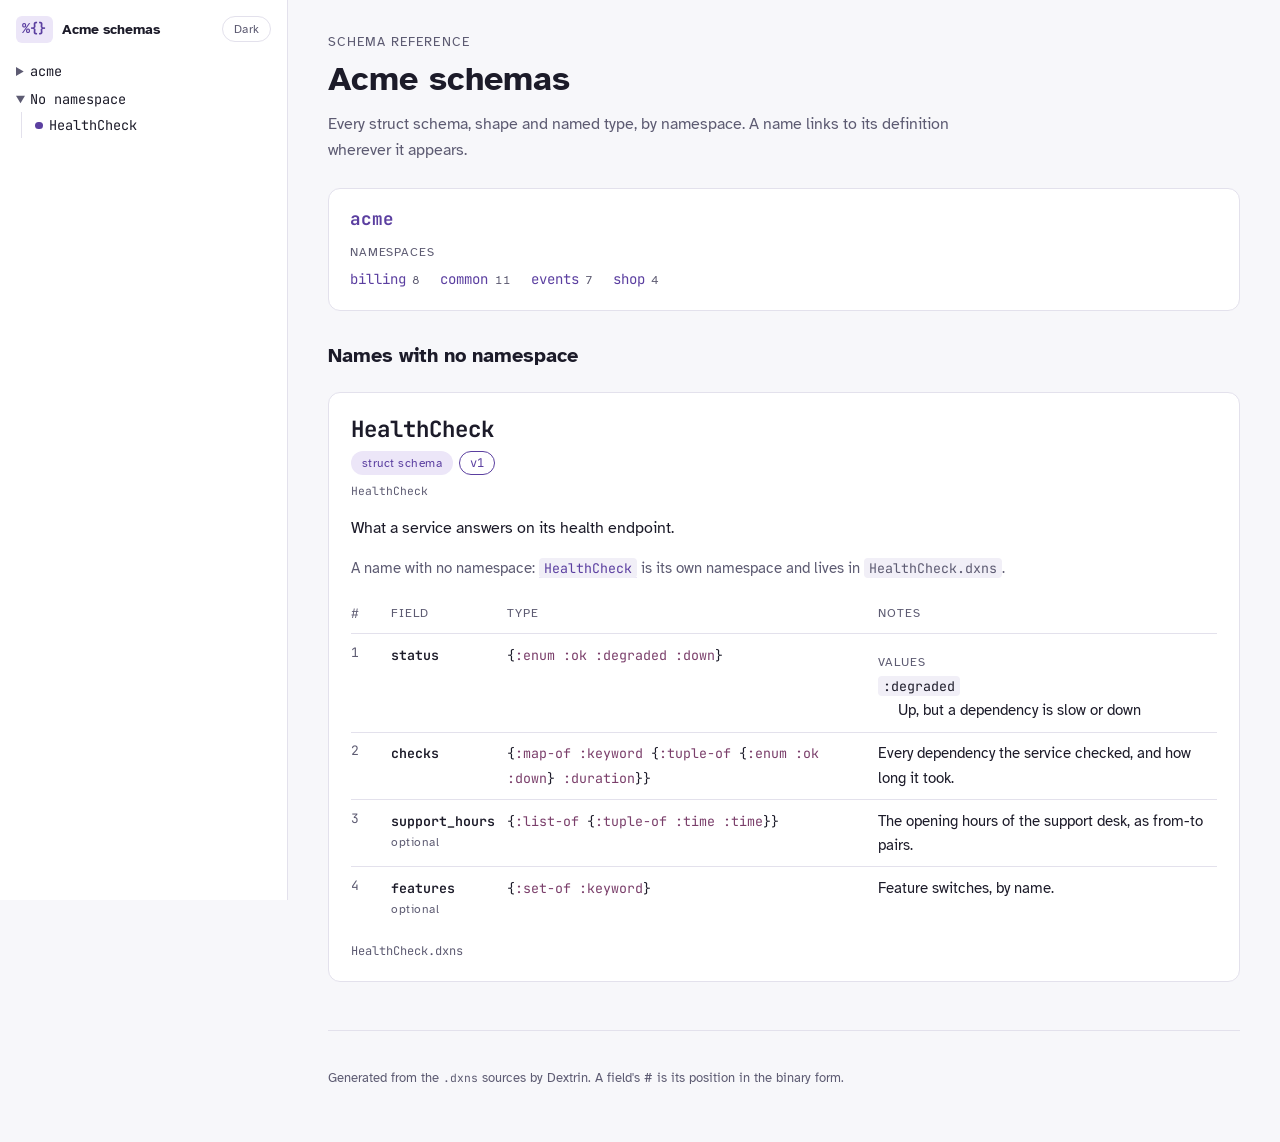
<file: example/doc/index.html>
<!doctype html>
<html lang="en">
<head>
<meta charset="utf-8">
<meta name="viewport" content="width=device-width, initial-scale=1, viewport-fit=cover">
<title>Acme schemas</title>
<link rel="preconnect" href="https://fonts.googleapis.com">
<link rel="preconnect" href="https://fonts.gstatic.com" crossorigin>
<link rel="stylesheet" href="https://fonts.googleapis.com/css2?family=Atkinson+Hyperlegible:ital,wght@0,400;0,700;1,400&family=JetBrains+Mono:wght@400;600&display=swap">
<link rel="stylesheet" href="style.css">
<script>try { var t = localStorage.getItem("dextrin-docs-theme"); if (t === "light" || t === "dark") document.documentElement.setAttribute("data-theme", t); } catch (e) {}</script>
</head>
<body>
<div class="layout">
  <nav class="sidebar" aria-label="All namespaces and definitions">
    <div class="sidebar-head">
      <a class="brand" href="index.html"><span class="brand-mark" aria-hidden="true">%{}</span>Acme schemas</a>
      <button class="theme-toggle" type="button" id="theme-toggle" aria-label="Switch between light and dark">Dark</button>
    </div>
    <details class="sidebar-toggle" open>
      <summary>Browse</summary>
      <ul class="tree"><li><details><summary><a href="acme/index.html">acme</a></summary><ul><li><details><summary><a href="acme/billing/index.html">billing</a></summary><ul><li class="def-leaf"><a href="acme/billing/index.html#Card"><span class="dot dot-shape" aria-hidden="true"></span>Card</a></li><li class="def-leaf"><a href="acme/billing/index.html#Invoice"><span class="dot dot-schema" aria-hidden="true"></span>Invoice</a></li><li class="def-leaf"><a href="acme/billing/index.html#InvoiceLine"><span class="dot dot-shape" aria-hidden="true"></span>InvoiceLine</a></li><li class="def-leaf"><a href="acme/billing/index.html#InvoiceNumber"><span class="dot dot-type" aria-hidden="true"></span>InvoiceNumber</a></li><li class="def-leaf"><a href="acme/billing/index.html#InvoicePage"><span class="dot dot-type" aria-hidden="true"></span>InvoicePage</a></li><li class="def-leaf"><a href="acme/billing/index.html#Page"><span class="dot dot-type" aria-hidden="true"></span>Page</a></li><li class="def-leaf"><a href="acme/billing/index.html#Payment"><span class="dot dot-type" aria-hidden="true"></span>Payment</a></li><li class="def-leaf"><a href="acme/billing/index.html#Transfer"><span class="dot dot-shape" aria-hidden="true"></span>Transfer</a></li></ul></details></li><li><details><summary><a href="acme/common/index.html">common</a></summary><ul><li class="def-leaf"><a href="acme/common/index.html#Address"><span class="dot dot-schema" aria-hidden="true"></span>Address</a></li><li class="def-leaf"><a href="acme/common/index.html#CountryCode"><span class="dot dot-type" aria-hidden="true"></span>CountryCode</a></li><li class="def-leaf"><a href="acme/common/index.html#CurrencyCode"><span class="dot dot-type" aria-hidden="true"></span>CurrencyCode</a></li><li class="def-leaf"><a href="acme/common/index.html#Email"><span class="dot dot-type" aria-hidden="true"></span>Email</a></li><li class="def-leaf"><a href="acme/common/index.html#Metadata"><span class="dot dot-type" aria-hidden="true"></span>Metadata</a></li><li class="def-leaf"><a href="acme/common/index.html#Money"><span class="dot dot-schema" aria-hidden="true"></span>Money</a></li><li class="def-leaf"><a href="acme/common/index.html#NonEmptyString"><span class="dot dot-type" aria-hidden="true"></span>NonEmptyString</a></li><li class="def-leaf"><a href="acme/common/index.html#Percentage"><span class="dot dot-type" aria-hidden="true"></span>Percentage</a></li><li class="def-leaf"><a href="acme/common/index.html#Person"><span class="dot dot-shape" aria-hidden="true"></span>Person</a></li><li class="def-leaf"><a href="acme/common/index.html#PhoneNumber"><span class="dot dot-type" aria-hidden="true"></span>PhoneNumber</a></li><li class="def-leaf"><a href="acme/common/index.html#Tags"><span class="dot dot-type" aria-hidden="true"></span>Tags</a></li></ul></details></li><li><details><summary><a href="acme/events/index.html">events</a></summary><ul><li class="def-leaf"><a href="acme/events/index.html#CancelReason"><span class="dot dot-type" aria-hidden="true"></span>CancelReason</a></li><li class="def-leaf"><a href="acme/events/index.html#CustomerRegistered"><span class="dot dot-shape" aria-hidden="true"></span>CustomerRegistered</a></li><li class="def-leaf"><a href="acme/events/index.html#Envelope"><span class="dot dot-schema" aria-hidden="true"></span>Envelope</a></li><li class="def-leaf"><a href="acme/events/index.html#EventTag"><span class="dot dot-type" aria-hidden="true"></span>EventTag</a></li><li class="def-leaf"><a href="acme/events/index.html#EventType"><span class="dot dot-type" aria-hidden="true"></span>EventType</a></li><li class="def-leaf"><a href="acme/events/index.html#OrderCancelled"><span class="dot dot-shape" aria-hidden="true"></span>OrderCancelled</a></li><li class="def-leaf"><a href="acme/events/index.html#OrderPlaced"><span class="dot dot-shape" aria-hidden="true"></span>OrderPlaced</a></li></ul></details></li><li><details><summary><a href="acme/shop/index.html">shop</a></summary><ul><li class="def-leaf"><a href="acme/shop/index.html#Customer"><span class="dot dot-schema" aria-hidden="true"></span>Customer</a></li><li class="def-leaf"><a href="acme/shop/index.html#Order"><span class="dot dot-schema" aria-hidden="true"></span>Order</a><ul><li class="def-leaf"><a href="acme/shop/index.html#Order.OrderLine"><span class="dot dot-schema" aria-hidden="true"></span>OrderLine</a></li><li class="def-leaf"><a href="acme/shop/index.html#Order.Quantity"><span class="dot dot-type" aria-hidden="true"></span>Quantity</a></li><li class="def-leaf"><a href="acme/shop/index.html#Order.Status"><span class="dot dot-type" aria-hidden="true"></span>Status</a></li></ul></li><li class="def-leaf"><a href="acme/shop/index.html#Product"><span class="dot dot-schema" aria-hidden="true"></span>Product</a><ul><li class="def-leaf"><a href="acme/shop/index.html#Product.Variant"><span class="dot dot-schema" aria-hidden="true"></span>Variant</a></li></ul></li><li class="def-leaf"><a href="acme/shop/index.html#Tier"><span class="dot dot-type" aria-hidden="true"></span>Tier</a></li></ul></details></li></ul></details></li><li><details open><summary><a href="index.html">No namespace</a></summary><ul><li class="def-leaf"><a href="index.html#HealthCheck"><span class="dot dot-schema" aria-hidden="true"></span>HealthCheck</a></li></ul></details></li></ul>
    </details>
  </nav>
  <main class="main">
    <div class="page">
  <header class="intro">
    
    <p class="eyebrow">Schema reference</p>
    <h1>Acme schemas</h1>
    <p class="lede">Every struct schema, shape and named type, by namespace. A name links to its definition wherever it appears.</p>
    
  </header>
  <div class="sections"><section class="ns-section">
  <h2><a href="acme/index.html"><code>acme</code></a></h2>
  
  <div class="group"><p class="label">Namespaces</p><ul class="links"><li><a class="ns-link" href="acme/billing/index.html"><code>billing</code></a><span class="count">8</span></li><li><a class="ns-link" href="acme/common/index.html"><code>common</code></a><span class="count">11</span></li><li><a class="ns-link" href="acme/events/index.html"><code>events</code></a><span class="count">7</span></li><li><a class="ns-link" href="acme/shop/index.html"><code>shop</code></a><span class="count">4</span></li></ul></div>
  
</section>
</div>
  <h2 class="own-heading">Names with no namespace</h2>
  <article class="def kind-schema" id="HealthCheck">
  <header class="def-head">
    <h2><a class="self" href="#HealthCheck"><code>HealthCheck</code></a></h2>
    <div class="chips"><span class="chip chip-schema">struct schema</span><span class="chip chip-version" id="HealthCheck-v1">v1</span></div>
    <p class="full-name"><code>HealthCheck</code></p>
  </header>
  <div class="prose"><p>What a service answers on its health endpoint.</p></div>
  <div class="prose version-note"><p>A name with no namespace: <a class="ref" href="index.html#HealthCheck"><code>HealthCheck</code></a> is its own namespace and lives in <code>HealthCheck.dxns</code>.</p></div>
<div class="table-wrap">
  <table class="fields">
    <thead><tr><th scope="col" class="pos" title="Position in the binary form">#</th><th scope="col">Field</th><th scope="col">Type</th><th scope="col">Notes</th></tr></thead>
    <tbody><tr>
  <td class="pos">1</td>
  <th scope="row" class="field"><code>status</code></th>
  <td class="type"><code>{<span class="kw">:enum</span> <span class="kw">:ok</span> <span class="kw">:degraded</span> <span class="kw">:down</span>}</code></td>
  <td class="notes"><dl class="values"><p class="label">Values</p><dt><code>:degraded</code></dt><dd><p>Up, but a dependency is slow or down</p></dd></dl></td>
</tr>
<tr>
  <td class="pos">2</td>
  <th scope="row" class="field"><code>checks</code></th>
  <td class="type"><code>{<span class="kw">:map-of</span> <span class="kw">:keyword</span> {<span class="kw">:tuple-of</span> {<span class="kw">:enum</span> <span class="kw">:ok</span> <span class="kw">:down</span>} <span class="kw">:duration</span>}}</code></td>
  <td class="notes"><p>Every dependency the service checked, and how long it took.</p></td>
</tr>
<tr>
  <td class="pos">3</td>
  <th scope="row" class="field"><code>support_hours</code><span class="opt">optional</span></th>
  <td class="type"><code>{<span class="kw">:list-of</span> {<span class="kw">:tuple-of</span> <span class="kw">:time</span> <span class="kw">:time</span>}}</code></td>
  <td class="notes"><p>The opening hours of the support desk, as from-to pairs.</p></td>
</tr>
<tr>
  <td class="pos">4</td>
  <th scope="row" class="field"><code>features</code><span class="opt">optional</span></th>
  <td class="type"><code>{<span class="kw">:set-of</span> <span class="kw">:keyword</span>}</code></td>
  <td class="notes"><p>Feature switches, by name.</p></td>
</tr>
</tbody>
  </table>
</div>
<p class="file">HealthCheck.dxns</p>

  
  
</article>

</div>

    <footer class="site-foot"><p>Generated from the <code>.dxns</code> sources by Dextrin. A field's # is its position in the binary form.</p></footer>
  </main>
</div>
<script>(function () {
  var root = document.documentElement, button = document.getElementById("theme-toggle");
  function current() {
    var t = root.getAttribute("data-theme");
    if (t) return t;
    return window.matchMedia && matchMedia("(prefers-color-scheme: dark)").matches ? "dark" : "light";
  }
  function label() {
    var next = current() === "dark" ? "light" : "dark";
    button.textContent = next === "dark" ? "Dark" : "Light";
    button.setAttribute("aria-label", "Switch to " + next);
  }
  button.addEventListener("click", function () {
    var next = current() === "dark" ? "light" : "dark";
    root.setAttribute("data-theme", next);
    try { localStorage.setItem("dextrin-docs-theme", next); } catch (e) {}
    label();
  });
  label();
})();
</script>
</body>
</html>
</file>
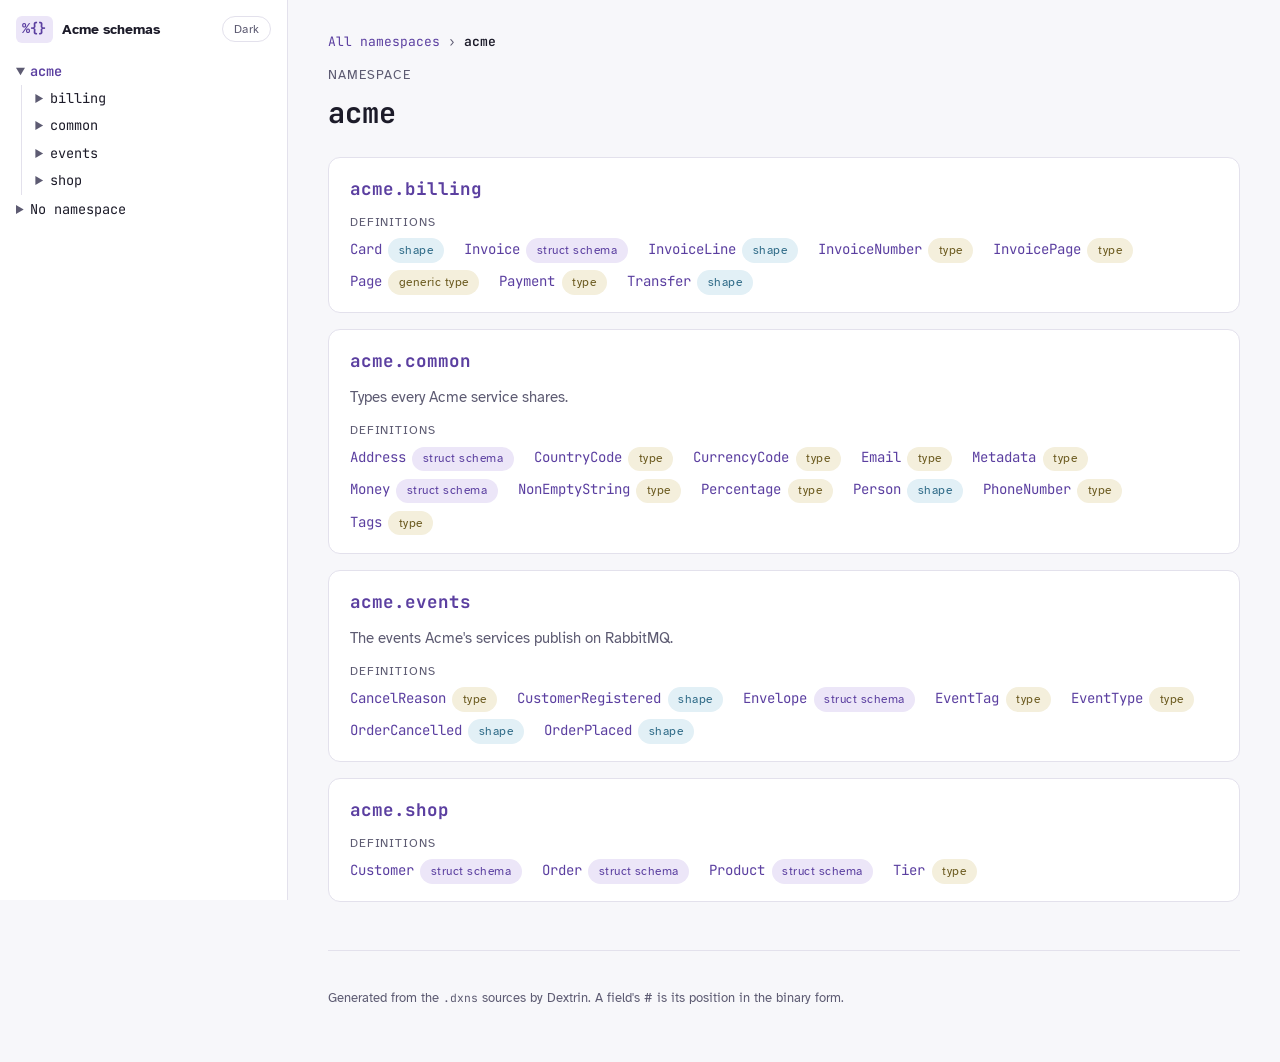
<file: example/doc/acme/index.html>
<!doctype html>
<html lang="en">
<head>
<meta charset="utf-8">
<meta name="viewport" content="width=device-width, initial-scale=1, viewport-fit=cover">
<title>acme · Acme schemas</title>
<link rel="preconnect" href="https://fonts.googleapis.com">
<link rel="preconnect" href="https://fonts.gstatic.com" crossorigin>
<link rel="stylesheet" href="https://fonts.googleapis.com/css2?family=Atkinson+Hyperlegible:ital,wght@0,400;0,700;1,400&family=JetBrains+Mono:wght@400;600&display=swap">
<link rel="stylesheet" href="../style.css">
<script>try { var t = localStorage.getItem("dextrin-docs-theme"); if (t === "light" || t === "dark") document.documentElement.setAttribute("data-theme", t); } catch (e) {}</script>
</head>
<body>
<div class="layout">
  <nav class="sidebar" aria-label="All namespaces and definitions">
    <div class="sidebar-head">
      <a class="brand" href="../index.html"><span class="brand-mark" aria-hidden="true">%{}</span>Acme schemas</a>
      <button class="theme-toggle" type="button" id="theme-toggle" aria-label="Switch between light and dark">Dark</button>
    </div>
    <details class="sidebar-toggle" open>
      <summary>Browse</summary>
      <ul class="tree"><li><details open><summary><a href="../acme/index.html" aria-current="page">acme</a></summary><ul><li><details><summary><a href="../acme/billing/index.html">billing</a></summary><ul><li class="def-leaf"><a href="../acme/billing/index.html#Card"><span class="dot dot-shape" aria-hidden="true"></span>Card</a></li><li class="def-leaf"><a href="../acme/billing/index.html#Invoice"><span class="dot dot-schema" aria-hidden="true"></span>Invoice</a></li><li class="def-leaf"><a href="../acme/billing/index.html#InvoiceLine"><span class="dot dot-shape" aria-hidden="true"></span>InvoiceLine</a></li><li class="def-leaf"><a href="../acme/billing/index.html#InvoiceNumber"><span class="dot dot-type" aria-hidden="true"></span>InvoiceNumber</a></li><li class="def-leaf"><a href="../acme/billing/index.html#InvoicePage"><span class="dot dot-type" aria-hidden="true"></span>InvoicePage</a></li><li class="def-leaf"><a href="../acme/billing/index.html#Page"><span class="dot dot-type" aria-hidden="true"></span>Page</a></li><li class="def-leaf"><a href="../acme/billing/index.html#Payment"><span class="dot dot-type" aria-hidden="true"></span>Payment</a></li><li class="def-leaf"><a href="../acme/billing/index.html#Transfer"><span class="dot dot-shape" aria-hidden="true"></span>Transfer</a></li></ul></details></li><li><details><summary><a href="../acme/common/index.html">common</a></summary><ul><li class="def-leaf"><a href="../acme/common/index.html#Address"><span class="dot dot-schema" aria-hidden="true"></span>Address</a></li><li class="def-leaf"><a href="../acme/common/index.html#CountryCode"><span class="dot dot-type" aria-hidden="true"></span>CountryCode</a></li><li class="def-leaf"><a href="../acme/common/index.html#CurrencyCode"><span class="dot dot-type" aria-hidden="true"></span>CurrencyCode</a></li><li class="def-leaf"><a href="../acme/common/index.html#Email"><span class="dot dot-type" aria-hidden="true"></span>Email</a></li><li class="def-leaf"><a href="../acme/common/index.html#Metadata"><span class="dot dot-type" aria-hidden="true"></span>Metadata</a></li><li class="def-leaf"><a href="../acme/common/index.html#Money"><span class="dot dot-schema" aria-hidden="true"></span>Money</a></li><li class="def-leaf"><a href="../acme/common/index.html#NonEmptyString"><span class="dot dot-type" aria-hidden="true"></span>NonEmptyString</a></li><li class="def-leaf"><a href="../acme/common/index.html#Percentage"><span class="dot dot-type" aria-hidden="true"></span>Percentage</a></li><li class="def-leaf"><a href="../acme/common/index.html#Person"><span class="dot dot-shape" aria-hidden="true"></span>Person</a></li><li class="def-leaf"><a href="../acme/common/index.html#PhoneNumber"><span class="dot dot-type" aria-hidden="true"></span>PhoneNumber</a></li><li class="def-leaf"><a href="../acme/common/index.html#Tags"><span class="dot dot-type" aria-hidden="true"></span>Tags</a></li></ul></details></li><li><details><summary><a href="../acme/events/index.html">events</a></summary><ul><li class="def-leaf"><a href="../acme/events/index.html#CancelReason"><span class="dot dot-type" aria-hidden="true"></span>CancelReason</a></li><li class="def-leaf"><a href="../acme/events/index.html#CustomerRegistered"><span class="dot dot-shape" aria-hidden="true"></span>CustomerRegistered</a></li><li class="def-leaf"><a href="../acme/events/index.html#Envelope"><span class="dot dot-schema" aria-hidden="true"></span>Envelope</a></li><li class="def-leaf"><a href="../acme/events/index.html#EventTag"><span class="dot dot-type" aria-hidden="true"></span>EventTag</a></li><li class="def-leaf"><a href="../acme/events/index.html#EventType"><span class="dot dot-type" aria-hidden="true"></span>EventType</a></li><li class="def-leaf"><a href="../acme/events/index.html#OrderCancelled"><span class="dot dot-shape" aria-hidden="true"></span>OrderCancelled</a></li><li class="def-leaf"><a href="../acme/events/index.html#OrderPlaced"><span class="dot dot-shape" aria-hidden="true"></span>OrderPlaced</a></li></ul></details></li><li><details><summary><a href="../acme/shop/index.html">shop</a></summary><ul><li class="def-leaf"><a href="../acme/shop/index.html#Customer"><span class="dot dot-schema" aria-hidden="true"></span>Customer</a></li><li class="def-leaf"><a href="../acme/shop/index.html#Order"><span class="dot dot-schema" aria-hidden="true"></span>Order</a><ul><li class="def-leaf"><a href="../acme/shop/index.html#Order.OrderLine"><span class="dot dot-schema" aria-hidden="true"></span>OrderLine</a></li><li class="def-leaf"><a href="../acme/shop/index.html#Order.Quantity"><span class="dot dot-type" aria-hidden="true"></span>Quantity</a></li><li class="def-leaf"><a href="../acme/shop/index.html#Order.Status"><span class="dot dot-type" aria-hidden="true"></span>Status</a></li></ul></li><li class="def-leaf"><a href="../acme/shop/index.html#Product"><span class="dot dot-schema" aria-hidden="true"></span>Product</a><ul><li class="def-leaf"><a href="../acme/shop/index.html#Product.Variant"><span class="dot dot-schema" aria-hidden="true"></span>Variant</a></li></ul></li><li class="def-leaf"><a href="../acme/shop/index.html#Tier"><span class="dot dot-type" aria-hidden="true"></span>Tier</a></li></ul></details></li></ul></details></li><li><details><summary><a href="../index.html">No namespace</a></summary><ul><li class="def-leaf"><a href="../index.html#HealthCheck"><span class="dot dot-schema" aria-hidden="true"></span>HealthCheck</a></li></ul></details></li></ul>
    </details>
  </nav>
  <main class="main">
    <div class="page">
  <header class="intro">
    <p class="crumbs"><a href="../index.html">All namespaces</a> › <b>acme</b></p>
    <p class="eyebrow">Namespace</p>
    <h1><code>acme</code></h1>
    
    
  </header>
  <div class="sections"><section class="ns-section">
  <h2><a href="../acme/billing/index.html"><code>acme.billing</code></a></h2>
  
  
  <div class="group"><p class="label">Definitions</p><ul class="links"><li><a href="../acme/billing/index.html#Card"><code>Card</code></a><span class="chip chip-shape">shape</span></li><li><a href="../acme/billing/index.html#Invoice"><code>Invoice</code></a><span class="chip chip-schema">struct schema</span></li><li><a href="../acme/billing/index.html#InvoiceLine"><code>InvoiceLine</code></a><span class="chip chip-shape">shape</span></li><li><a href="../acme/billing/index.html#InvoiceNumber"><code>InvoiceNumber</code></a><span class="chip chip-type">type</span></li><li><a href="../acme/billing/index.html#InvoicePage"><code>InvoicePage</code></a><span class="chip chip-type">type</span></li><li><a href="../acme/billing/index.html#Page"><code>Page</code></a><span class="chip chip-type">generic type</span></li><li><a href="../acme/billing/index.html#Payment"><code>Payment</code></a><span class="chip chip-type">type</span></li><li><a href="../acme/billing/index.html#Transfer"><code>Transfer</code></a><span class="chip chip-shape">shape</span></li></ul></div>
</section>
<section class="ns-section">
  <h2><a href="../acme/common/index.html"><code>acme.common</code></a></h2>
  <div class="prose summary"><p>Types every Acme service shares.</p></div>
  
  <div class="group"><p class="label">Definitions</p><ul class="links"><li><a href="../acme/common/index.html#Address"><code>Address</code></a><span class="chip chip-schema">struct schema</span></li><li><a href="../acme/common/index.html#CountryCode"><code>CountryCode</code></a><span class="chip chip-type">type</span></li><li><a href="../acme/common/index.html#CurrencyCode"><code>CurrencyCode</code></a><span class="chip chip-type">type</span></li><li><a href="../acme/common/index.html#Email"><code>Email</code></a><span class="chip chip-type">type</span></li><li><a href="../acme/common/index.html#Metadata"><code>Metadata</code></a><span class="chip chip-type">type</span></li><li><a href="../acme/common/index.html#Money"><code>Money</code></a><span class="chip chip-schema">struct schema</span></li><li><a href="../acme/common/index.html#NonEmptyString"><code>NonEmptyString</code></a><span class="chip chip-type">type</span></li><li><a href="../acme/common/index.html#Percentage"><code>Percentage</code></a><span class="chip chip-type">type</span></li><li><a href="../acme/common/index.html#Person"><code>Person</code></a><span class="chip chip-shape">shape</span></li><li><a href="../acme/common/index.html#PhoneNumber"><code>PhoneNumber</code></a><span class="chip chip-type">type</span></li><li><a href="../acme/common/index.html#Tags"><code>Tags</code></a><span class="chip chip-type">type</span></li></ul></div>
</section>
<section class="ns-section">
  <h2><a href="../acme/events/index.html"><code>acme.events</code></a></h2>
  <div class="prose summary"><p>The events Acme's services publish on RabbitMQ.</p></div>
  
  <div class="group"><p class="label">Definitions</p><ul class="links"><li><a href="../acme/events/index.html#CancelReason"><code>CancelReason</code></a><span class="chip chip-type">type</span></li><li><a href="../acme/events/index.html#CustomerRegistered"><code>CustomerRegistered</code></a><span class="chip chip-shape">shape</span></li><li><a href="../acme/events/index.html#Envelope"><code>Envelope</code></a><span class="chip chip-schema">struct schema</span></li><li><a href="../acme/events/index.html#EventTag"><code>EventTag</code></a><span class="chip chip-type">type</span></li><li><a href="../acme/events/index.html#EventType"><code>EventType</code></a><span class="chip chip-type">type</span></li><li><a href="../acme/events/index.html#OrderCancelled"><code>OrderCancelled</code></a><span class="chip chip-shape">shape</span></li><li><a href="../acme/events/index.html#OrderPlaced"><code>OrderPlaced</code></a><span class="chip chip-shape">shape</span></li></ul></div>
</section>
<section class="ns-section">
  <h2><a href="../acme/shop/index.html"><code>acme.shop</code></a></h2>
  
  
  <div class="group"><p class="label">Definitions</p><ul class="links"><li><a href="../acme/shop/index.html#Customer"><code>Customer</code></a><span class="chip chip-schema">struct schema</span></li><li><a href="../acme/shop/index.html#Order"><code>Order</code></a><span class="chip chip-schema">struct schema</span></li><li><a href="../acme/shop/index.html#Product"><code>Product</code></a><span class="chip chip-schema">struct schema</span></li><li><a href="../acme/shop/index.html#Tier"><code>Tier</code></a><span class="chip chip-type">type</span></li></ul></div>
</section>
</div>
  
  
</div>

    <footer class="site-foot"><p>Generated from the <code>.dxns</code> sources by Dextrin. A field's # is its position in the binary form.</p></footer>
  </main>
</div>
<script>(function () {
  var root = document.documentElement, button = document.getElementById("theme-toggle");
  function current() {
    var t = root.getAttribute("data-theme");
    if (t) return t;
    return window.matchMedia && matchMedia("(prefers-color-scheme: dark)").matches ? "dark" : "light";
  }
  function label() {
    var next = current() === "dark" ? "light" : "dark";
    button.textContent = next === "dark" ? "Dark" : "Light";
    button.setAttribute("aria-label", "Switch to " + next);
  }
  button.addEventListener("click", function () {
    var next = current() === "dark" ? "light" : "dark";
    root.setAttribute("data-theme", next);
    try { localStorage.setItem("dextrin-docs-theme", next); } catch (e) {}
    label();
  });
  label();
})();
</script>
</body>
</html>
</file>
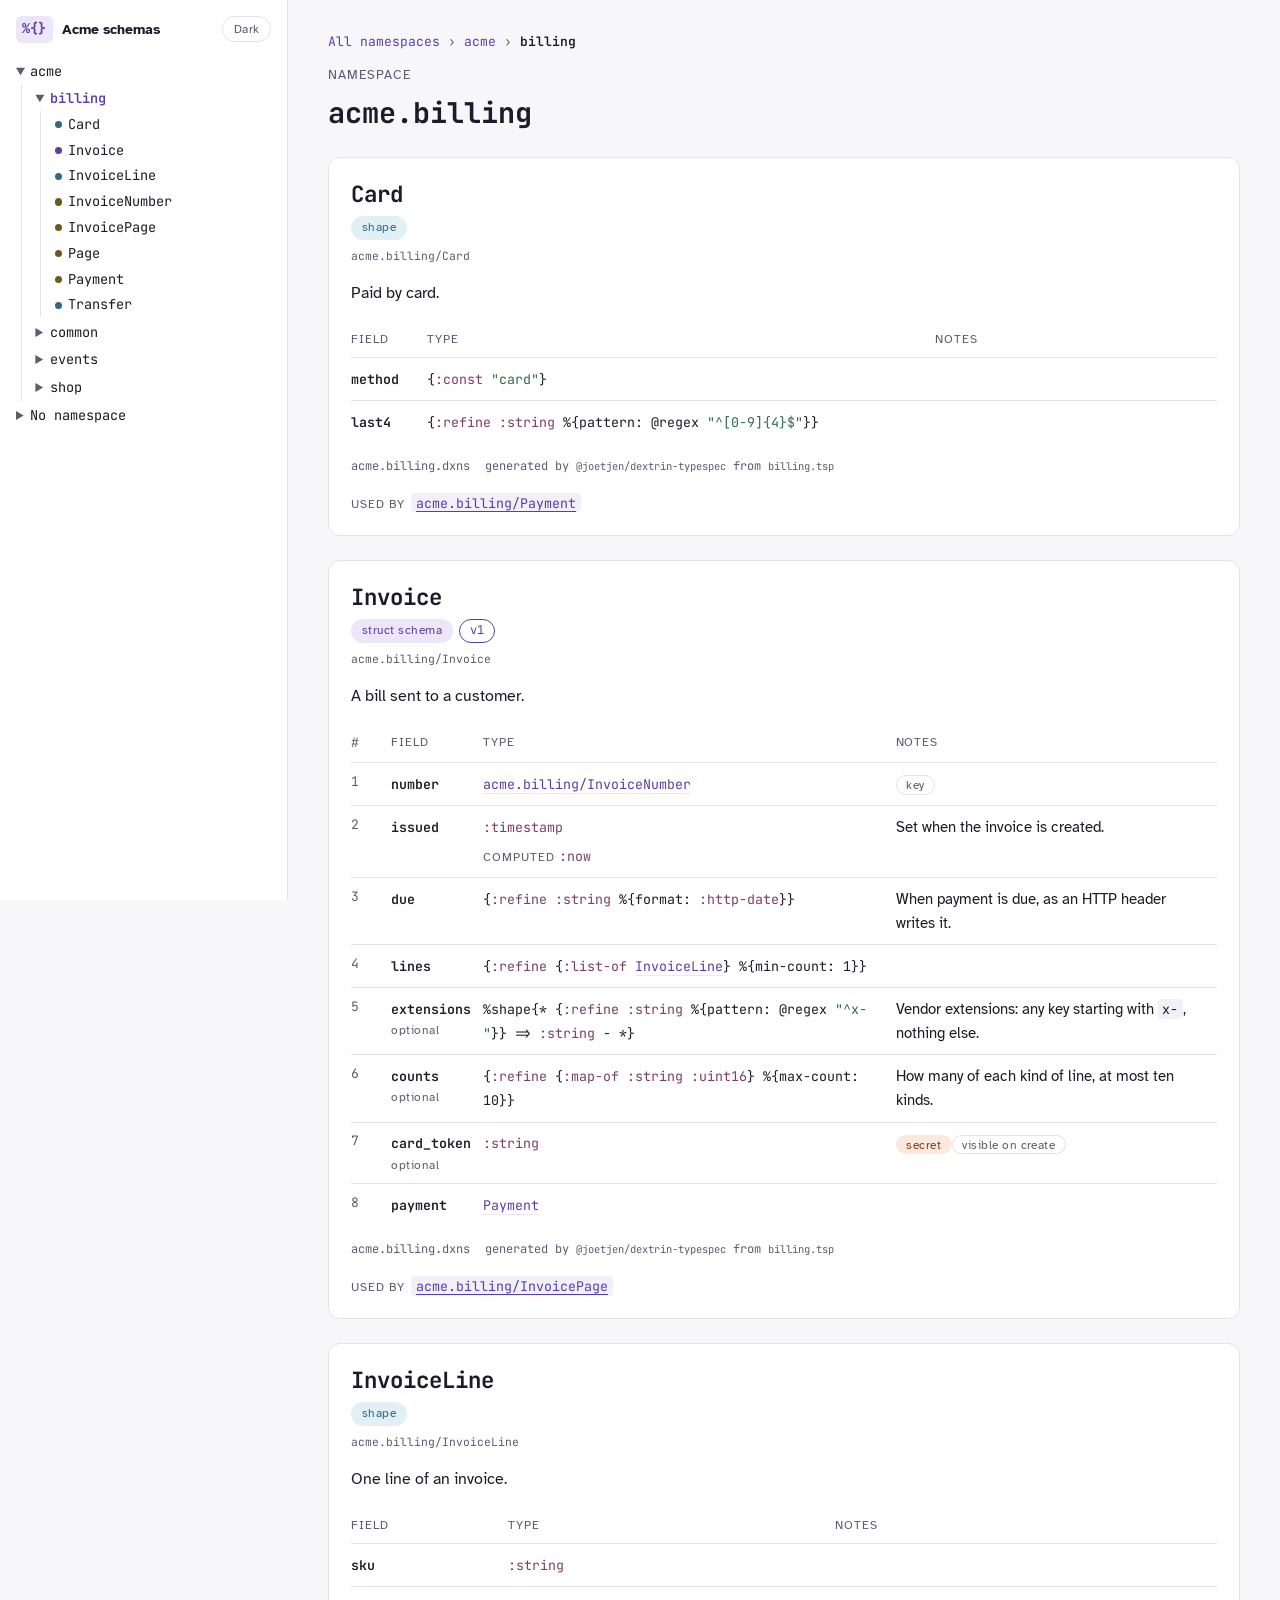
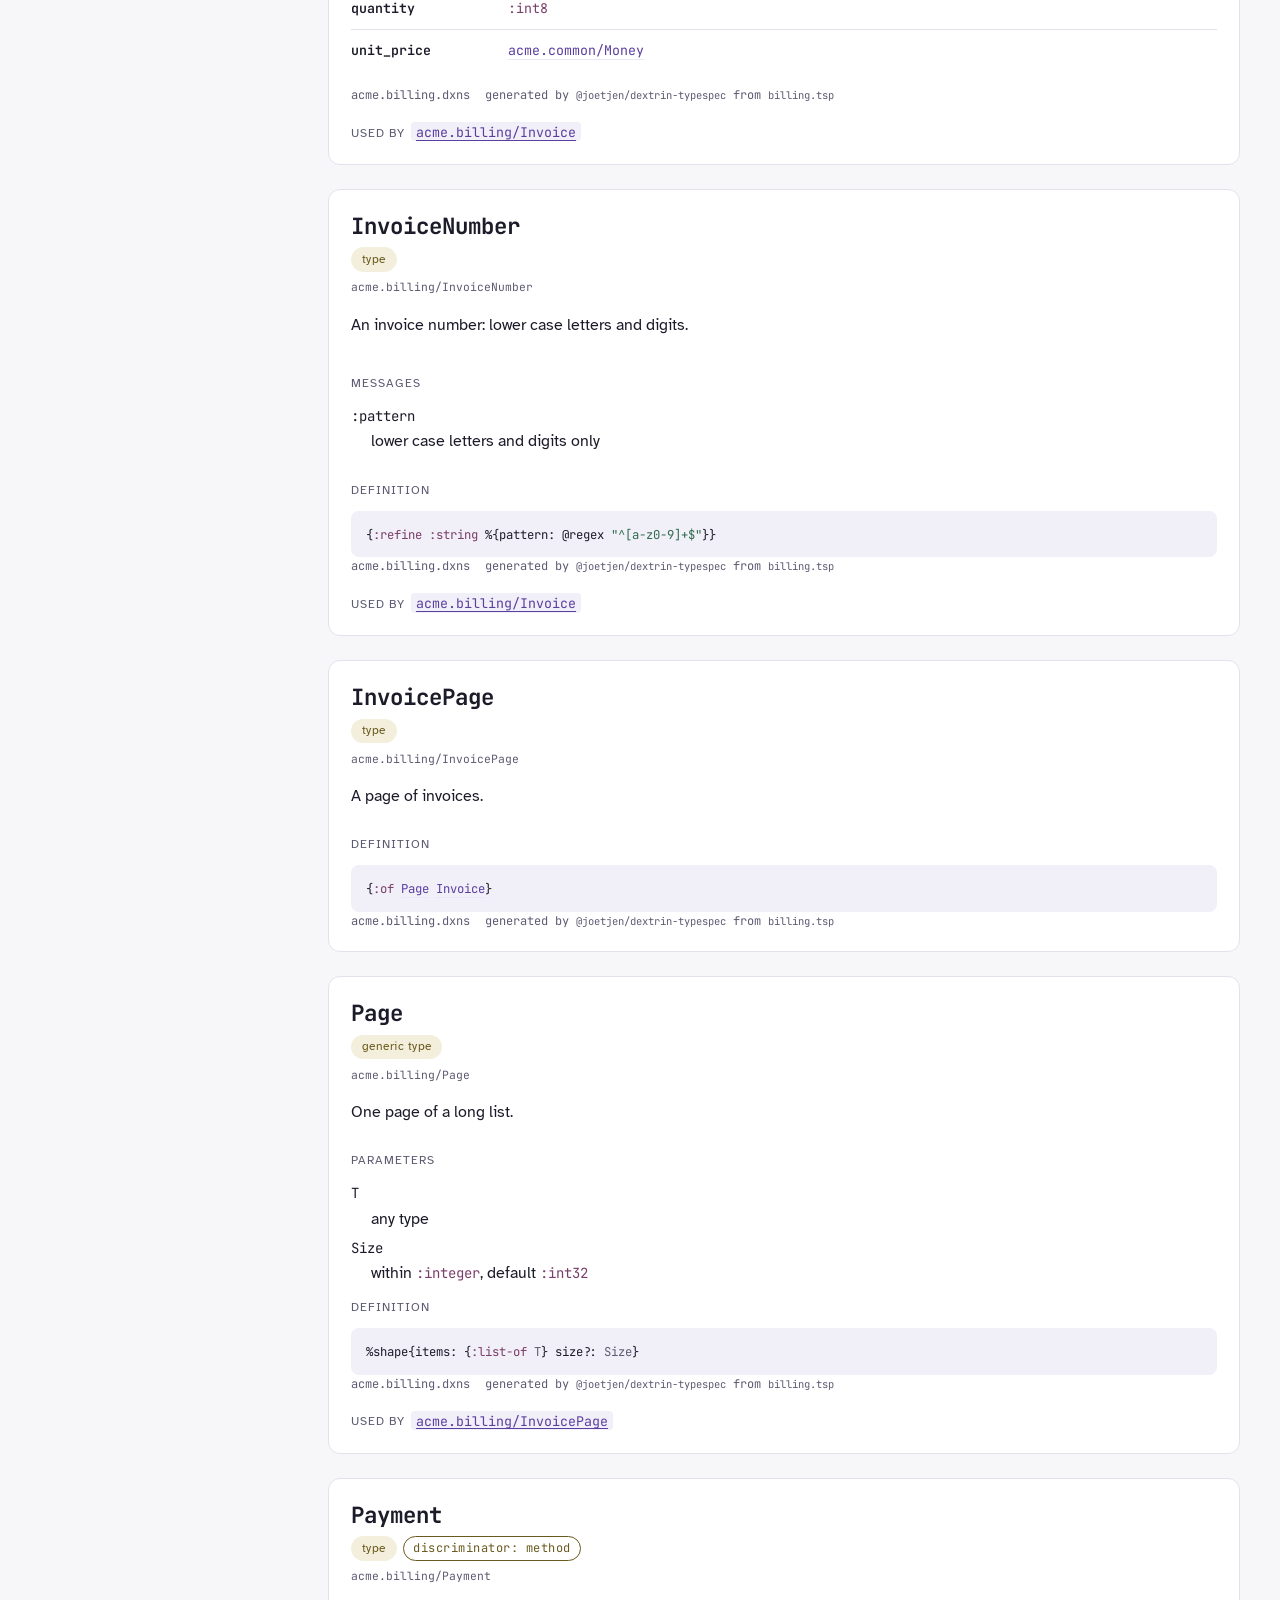
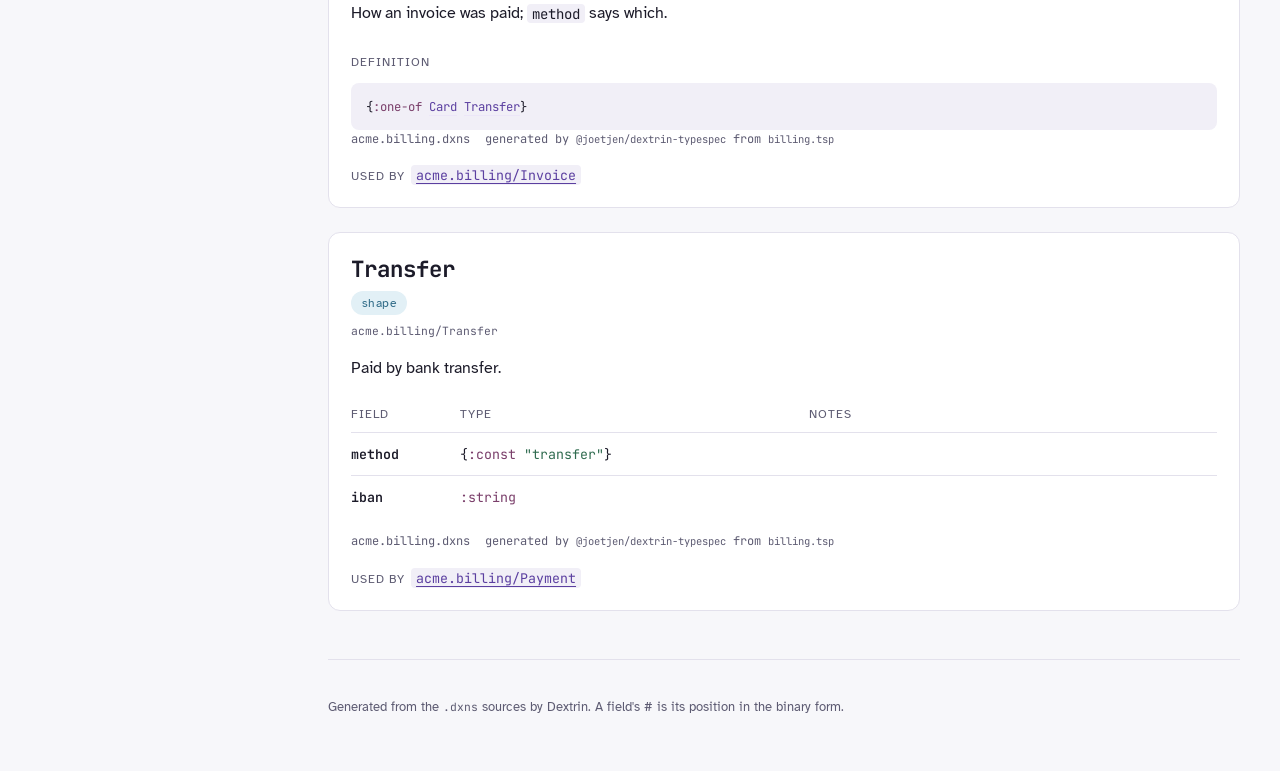
<file: example/doc/acme/billing/index.html>
<!doctype html>
<html lang="en">
<head>
<meta charset="utf-8">
<meta name="viewport" content="width=device-width, initial-scale=1, viewport-fit=cover">
<title>acme.billing · Acme schemas</title>
<link rel="preconnect" href="https://fonts.googleapis.com">
<link rel="preconnect" href="https://fonts.gstatic.com" crossorigin>
<link rel="stylesheet" href="https://fonts.googleapis.com/css2?family=Atkinson+Hyperlegible:ital,wght@0,400;0,700;1,400&family=JetBrains+Mono:wght@400;600&display=swap">
<link rel="stylesheet" href="../../style.css">
<script>try { var t = localStorage.getItem("dextrin-docs-theme"); if (t === "light" || t === "dark") document.documentElement.setAttribute("data-theme", t); } catch (e) {}</script>
</head>
<body>
<div class="layout">
  <nav class="sidebar" aria-label="All namespaces and definitions">
    <div class="sidebar-head">
      <a class="brand" href="../../index.html"><span class="brand-mark" aria-hidden="true">%{}</span>Acme schemas</a>
      <button class="theme-toggle" type="button" id="theme-toggle" aria-label="Switch between light and dark">Dark</button>
    </div>
    <details class="sidebar-toggle" open>
      <summary>Browse</summary>
      <ul class="tree"><li><details open><summary><a href="../../acme/index.html">acme</a></summary><ul><li><details open><summary><a href="../../acme/billing/index.html" aria-current="page">billing</a></summary><ul><li class="def-leaf"><a href="../../acme/billing/index.html#Card"><span class="dot dot-shape" aria-hidden="true"></span>Card</a></li><li class="def-leaf"><a href="../../acme/billing/index.html#Invoice"><span class="dot dot-schema" aria-hidden="true"></span>Invoice</a></li><li class="def-leaf"><a href="../../acme/billing/index.html#InvoiceLine"><span class="dot dot-shape" aria-hidden="true"></span>InvoiceLine</a></li><li class="def-leaf"><a href="../../acme/billing/index.html#InvoiceNumber"><span class="dot dot-type" aria-hidden="true"></span>InvoiceNumber</a></li><li class="def-leaf"><a href="../../acme/billing/index.html#InvoicePage"><span class="dot dot-type" aria-hidden="true"></span>InvoicePage</a></li><li class="def-leaf"><a href="../../acme/billing/index.html#Page"><span class="dot dot-type" aria-hidden="true"></span>Page</a></li><li class="def-leaf"><a href="../../acme/billing/index.html#Payment"><span class="dot dot-type" aria-hidden="true"></span>Payment</a></li><li class="def-leaf"><a href="../../acme/billing/index.html#Transfer"><span class="dot dot-shape" aria-hidden="true"></span>Transfer</a></li></ul></details></li><li><details><summary><a href="../../acme/common/index.html">common</a></summary><ul><li class="def-leaf"><a href="../../acme/common/index.html#Address"><span class="dot dot-schema" aria-hidden="true"></span>Address</a></li><li class="def-leaf"><a href="../../acme/common/index.html#CountryCode"><span class="dot dot-type" aria-hidden="true"></span>CountryCode</a></li><li class="def-leaf"><a href="../../acme/common/index.html#CurrencyCode"><span class="dot dot-type" aria-hidden="true"></span>CurrencyCode</a></li><li class="def-leaf"><a href="../../acme/common/index.html#Email"><span class="dot dot-type" aria-hidden="true"></span>Email</a></li><li class="def-leaf"><a href="../../acme/common/index.html#Metadata"><span class="dot dot-type" aria-hidden="true"></span>Metadata</a></li><li class="def-leaf"><a href="../../acme/common/index.html#Money"><span class="dot dot-schema" aria-hidden="true"></span>Money</a></li><li class="def-leaf"><a href="../../acme/common/index.html#NonEmptyString"><span class="dot dot-type" aria-hidden="true"></span>NonEmptyString</a></li><li class="def-leaf"><a href="../../acme/common/index.html#Percentage"><span class="dot dot-type" aria-hidden="true"></span>Percentage</a></li><li class="def-leaf"><a href="../../acme/common/index.html#Person"><span class="dot dot-shape" aria-hidden="true"></span>Person</a></li><li class="def-leaf"><a href="../../acme/common/index.html#PhoneNumber"><span class="dot dot-type" aria-hidden="true"></span>PhoneNumber</a></li><li class="def-leaf"><a href="../../acme/common/index.html#Tags"><span class="dot dot-type" aria-hidden="true"></span>Tags</a></li></ul></details></li><li><details><summary><a href="../../acme/events/index.html">events</a></summary><ul><li class="def-leaf"><a href="../../acme/events/index.html#CancelReason"><span class="dot dot-type" aria-hidden="true"></span>CancelReason</a></li><li class="def-leaf"><a href="../../acme/events/index.html#CustomerRegistered"><span class="dot dot-shape" aria-hidden="true"></span>CustomerRegistered</a></li><li class="def-leaf"><a href="../../acme/events/index.html#Envelope"><span class="dot dot-schema" aria-hidden="true"></span>Envelope</a></li><li class="def-leaf"><a href="../../acme/events/index.html#EventTag"><span class="dot dot-type" aria-hidden="true"></span>EventTag</a></li><li class="def-leaf"><a href="../../acme/events/index.html#EventType"><span class="dot dot-type" aria-hidden="true"></span>EventType</a></li><li class="def-leaf"><a href="../../acme/events/index.html#OrderCancelled"><span class="dot dot-shape" aria-hidden="true"></span>OrderCancelled</a></li><li class="def-leaf"><a href="../../acme/events/index.html#OrderPlaced"><span class="dot dot-shape" aria-hidden="true"></span>OrderPlaced</a></li></ul></details></li><li><details><summary><a href="../../acme/shop/index.html">shop</a></summary><ul><li class="def-leaf"><a href="../../acme/shop/index.html#Customer"><span class="dot dot-schema" aria-hidden="true"></span>Customer</a></li><li class="def-leaf"><a href="../../acme/shop/index.html#Order"><span class="dot dot-schema" aria-hidden="true"></span>Order</a><ul><li class="def-leaf"><a href="../../acme/shop/index.html#Order.OrderLine"><span class="dot dot-schema" aria-hidden="true"></span>OrderLine</a></li><li class="def-leaf"><a href="../../acme/shop/index.html#Order.Quantity"><span class="dot dot-type" aria-hidden="true"></span>Quantity</a></li><li class="def-leaf"><a href="../../acme/shop/index.html#Order.Status"><span class="dot dot-type" aria-hidden="true"></span>Status</a></li></ul></li><li class="def-leaf"><a href="../../acme/shop/index.html#Product"><span class="dot dot-schema" aria-hidden="true"></span>Product</a><ul><li class="def-leaf"><a href="../../acme/shop/index.html#Product.Variant"><span class="dot dot-schema" aria-hidden="true"></span>Variant</a></li></ul></li><li class="def-leaf"><a href="../../acme/shop/index.html#Tier"><span class="dot dot-type" aria-hidden="true"></span>Tier</a></li></ul></details></li></ul></details></li><li><details><summary><a href="../../index.html">No namespace</a></summary><ul><li class="def-leaf"><a href="../../index.html#HealthCheck"><span class="dot dot-schema" aria-hidden="true"></span>HealthCheck</a></li></ul></details></li></ul>
    </details>
  </nav>
  <main class="main">
    <div class="page">
  <header class="intro">
    <p class="crumbs"><a href="../../index.html">All namespaces</a> › <a href="../../acme/index.html">acme</a> › <b>billing</b></p>
    <p class="eyebrow">Namespace</p>
    <h1><code>acme.billing</code></h1>
    
    
  </header>
  
  
  <article class="def kind-shape" id="Card">
  <header class="def-head">
    <h2><a class="self" href="#Card"><code>Card</code></a></h2>
    <div class="chips"><span class="chip chip-shape">shape</span></div>
    <p class="full-name"><code>acme.billing/Card</code></p>
  </header>
  <div class="prose"><p>Paid by card.</p></div>
  
<div class="table-wrap">
  <table class="fields">
    <thead><tr><th scope="col">Field</th><th scope="col">Type</th><th scope="col">Notes</th></tr></thead>
    <tbody><tr>
  
  <th scope="row" class="field"><code>method</code></th>
  <td class="type"><code>{<span class="kw">:const</span> <span class="str">&quot;card&quot;</span>}</code></td>
  <td class="notes"></td>
</tr>
<tr>
  
  <th scope="row" class="field"><code>last4</code></th>
  <td class="type"><code>{<span class="kw">:refine</span> <span class="kw">:string</span> %{pattern: @regex <span class="str">&quot;^[0-9]{4}$&quot;</span>}}</code></td>
  <td class="notes"></td>
</tr>
</tbody>
  </table>
</div>
<p class="file">acme.billing.dxns <span class="provenance">generated by <code>@joetjen/dextrin-typespec</code> from <code>billing.tsp</code></span></p>

  
  <p class="used-by"><span class="label">Used by</span> <a href="../../acme/billing/index.html#Payment"><code>acme.billing/Payment</code></a></p>
</article>
<article class="def kind-schema" id="Invoice">
  <header class="def-head">
    <h2><a class="self" href="#Invoice"><code>Invoice</code></a></h2>
    <div class="chips"><span class="chip chip-schema">struct schema</span><span class="chip chip-version" id="Invoice-v1">v1</span></div>
    <p class="full-name"><code>acme.billing/Invoice</code></p>
  </header>
  <div class="prose"><p>A bill sent to a customer.</p></div>
  
<div class="table-wrap">
  <table class="fields">
    <thead><tr><th scope="col" class="pos" title="Position in the binary form">#</th><th scope="col">Field</th><th scope="col">Type</th><th scope="col">Notes</th></tr></thead>
    <tbody><tr>
  <td class="pos">1</td>
  <th scope="row" class="field"><code>number</code></th>
  <td class="type"><code><a class="ref" href="../../acme/billing/index.html#InvoiceNumber">acme.billing/InvoiceNumber</a></code></td>
  <td class="notes"><span class="chip chip-key">key</span></td>
</tr>
<tr>
  <td class="pos">2</td>
  <th scope="row" class="field"><code>issued</code></th>
  <td class="type"><code><span class="kw">:timestamp</span></code><div class="default"><span class="label">computed</span> <code><span class="kw">:now</span></code></div></td>
  <td class="notes"><p>Set when the invoice is created.</p></td>
</tr>
<tr>
  <td class="pos">3</td>
  <th scope="row" class="field"><code>due</code></th>
  <td class="type"><code>{<span class="kw">:refine</span> <span class="kw">:string</span> %{format: <span class="kw">:http-date</span>}}</code></td>
  <td class="notes"><p>When payment is due, as an HTTP header writes it.</p></td>
</tr>
<tr>
  <td class="pos">4</td>
  <th scope="row" class="field"><code>lines</code></th>
  <td class="type"><code>{<span class="kw">:refine</span> {<span class="kw">:list-of</span> <a class="ref" href="../../acme/billing/index.html#InvoiceLine">InvoiceLine</a>} %{min-count: 1}}</code></td>
  <td class="notes"></td>
</tr>
<tr>
  <td class="pos">5</td>
  <th scope="row" class="field"><code>extensions</code><span class="opt">optional</span></th>
  <td class="type"><code>%shape{* {<span class="kw">:refine</span> <span class="kw">:string</span> %{pattern: @regex <span class="str">&quot;^x-&quot;</span>}} =&gt; <span class="kw">:string</span> - *}</code></td>
  <td class="notes"><p>Vendor extensions: any key starting with <code>x-</code>, nothing else.</p></td>
</tr>
<tr>
  <td class="pos">6</td>
  <th scope="row" class="field"><code>counts</code><span class="opt">optional</span></th>
  <td class="type"><code>{<span class="kw">:refine</span> {<span class="kw">:map-of</span> <span class="kw">:string</span> <span class="kw">:uint16</span>} %{max-count: 10}}</code></td>
  <td class="notes"><p>How many of each kind of line, at most ten kinds.</p></td>
</tr>
<tr>
  <td class="pos">7</td>
  <th scope="row" class="field"><code>card_token</code><span class="opt">optional</span></th>
  <td class="type"><code><span class="kw">:string</span></code></td>
  <td class="notes"><span class="chip chip-secret">secret</span><span class="chip chip-visibility">visible on create</span></td>
</tr>
<tr>
  <td class="pos">8</td>
  <th scope="row" class="field"><code>payment</code></th>
  <td class="type"><code><a class="ref" href="../../acme/billing/index.html#Payment">Payment</a></code></td>
  <td class="notes"></td>
</tr>
</tbody>
  </table>
</div>
<p class="file">acme.billing.dxns <span class="provenance">generated by <code>@joetjen/dextrin-typespec</code> from <code>billing.tsp</code></span></p>

  
  <p class="used-by"><span class="label">Used by</span> <a href="../../acme/billing/index.html#InvoicePage"><code>acme.billing/InvoicePage</code></a></p>
</article>
<article class="def kind-shape" id="InvoiceLine">
  <header class="def-head">
    <h2><a class="self" href="#InvoiceLine"><code>InvoiceLine</code></a></h2>
    <div class="chips"><span class="chip chip-shape">shape</span></div>
    <p class="full-name"><code>acme.billing/InvoiceLine</code></p>
  </header>
  <div class="prose"><p>One line of an invoice.</p></div>
  
<div class="table-wrap">
  <table class="fields">
    <thead><tr><th scope="col">Field</th><th scope="col">Type</th><th scope="col">Notes</th></tr></thead>
    <tbody><tr>
  
  <th scope="row" class="field"><code>sku</code></th>
  <td class="type"><code><span class="kw">:string</span></code></td>
  <td class="notes"></td>
</tr>
<tr>
  
  <th scope="row" class="field"><code>quantity</code></th>
  <td class="type"><code><span class="kw">:int8</span></code></td>
  <td class="notes"></td>
</tr>
<tr>
  
  <th scope="row" class="field"><code>unit_price</code></th>
  <td class="type"><code><a class="ref" href="../../acme/common/index.html#Money">acme.common/Money</a></code></td>
  <td class="notes"></td>
</tr>
</tbody>
  </table>
</div>
<p class="file">acme.billing.dxns <span class="provenance">generated by <code>@joetjen/dextrin-typespec</code> from <code>billing.tsp</code></span></p>

  
  <p class="used-by"><span class="label">Used by</span> <a href="../../acme/billing/index.html#Invoice"><code>acme.billing/Invoice</code></a></p>
</article>
<article class="def kind-type" id="InvoiceNumber">
  <header class="def-head">
    <h2><a class="self" href="#InvoiceNumber"><code>InvoiceNumber</code></a></h2>
    <div class="chips"><span class="chip chip-type">type</span></div>
    <p class="full-name"><code>acme.billing/InvoiceNumber</code></p>
  </header>
  <div class="prose"><p>An invoice number: lower case letters and digits.</p></div>
  <dl class="messages"><p class="label">Messages</p><dt><code>:pattern</code></dt><dd>lower case letters and digits only</dd></dl>
  <div class="type-def">
  <p class="label">Definition</p>
  <pre class="expr"><code>{<span class="kw">:refine</span> <span class="kw">:string</span> %{pattern: @regex <span class="str">&quot;^[a-z0-9]+$&quot;</span>}}</code></pre>
  <p class="file">acme.billing.dxns <span class="provenance">generated by <code>@joetjen/dextrin-typespec</code> from <code>billing.tsp</code></span></p>
</div>

  
  <p class="used-by"><span class="label">Used by</span> <a href="../../acme/billing/index.html#Invoice"><code>acme.billing/Invoice</code></a></p>
</article>
<article class="def kind-type" id="InvoicePage">
  <header class="def-head">
    <h2><a class="self" href="#InvoicePage"><code>InvoicePage</code></a></h2>
    <div class="chips"><span class="chip chip-type">type</span></div>
    <p class="full-name"><code>acme.billing/InvoicePage</code></p>
  </header>
  <div class="prose"><p>A page of invoices.</p></div>
  <div class="type-def">
  <p class="label">Definition</p>
  <pre class="expr"><code>{<span class="kw">:of</span> <a class="ref" href="../../acme/billing/index.html#Page">Page</a> <a class="ref" href="../../acme/billing/index.html#Invoice">Invoice</a>}</code></pre>
  <p class="file">acme.billing.dxns <span class="provenance">generated by <code>@joetjen/dextrin-typespec</code> from <code>billing.tsp</code></span></p>
</div>

  
  
</article>
<article class="def kind-type" id="Page">
  <header class="def-head">
    <h2><a class="self" href="#Page"><code>Page</code></a></h2>
    <div class="chips"><span class="chip chip-type">generic type</span></div>
    <p class="full-name"><code>acme.billing/Page</code></p>
  </header>
  <div class="prose"><p>One page of a long list.</p></div>
  <div class="type-def">
  <dl class="params"><p class="label">Parameters</p><dt><code>T</code></dt><dd>any type</dd><dt><code>Size</code></dt><dd>within <code><span class="kw">:integer</span></code>, default <code><span class="kw">:int32</span></code></dd></dl>
<p class="label">Definition</p>
  <pre class="expr"><code>%shape{items: {<span class="kw">:list-of</span> <span class="sym">T</span>} size?: <span class="sym">Size</span>}</code></pre>
  <p class="file">acme.billing.dxns <span class="provenance">generated by <code>@joetjen/dextrin-typespec</code> from <code>billing.tsp</code></span></p>
</div>

  
  <p class="used-by"><span class="label">Used by</span> <a href="../../acme/billing/index.html#InvoicePage"><code>acme.billing/InvoicePage</code></a></p>
</article>
<article class="def kind-type" id="Payment">
  <header class="def-head">
    <h2><a class="self" href="#Payment"><code>Payment</code></a></h2>
    <div class="chips"><span class="chip chip-type">type</span><span class="chip chip-discriminator">discriminator: method</span></div>
    <p class="full-name"><code>acme.billing/Payment</code></p>
  </header>
  <div class="prose"><p>How an invoice was paid; <code>method</code> says which.</p></div>
  <div class="type-def">
  <p class="label">Definition</p>
  <pre class="expr"><code>{<span class="kw">:one-of</span> <a class="ref" href="../../acme/billing/index.html#Card">Card</a> <a class="ref" href="../../acme/billing/index.html#Transfer">Transfer</a>}</code></pre>
  <p class="file">acme.billing.dxns <span class="provenance">generated by <code>@joetjen/dextrin-typespec</code> from <code>billing.tsp</code></span></p>
</div>

  
  <p class="used-by"><span class="label">Used by</span> <a href="../../acme/billing/index.html#Invoice"><code>acme.billing/Invoice</code></a></p>
</article>
<article class="def kind-shape" id="Transfer">
  <header class="def-head">
    <h2><a class="self" href="#Transfer"><code>Transfer</code></a></h2>
    <div class="chips"><span class="chip chip-shape">shape</span></div>
    <p class="full-name"><code>acme.billing/Transfer</code></p>
  </header>
  <div class="prose"><p>Paid by bank transfer.</p></div>
  
<div class="table-wrap">
  <table class="fields">
    <thead><tr><th scope="col">Field</th><th scope="col">Type</th><th scope="col">Notes</th></tr></thead>
    <tbody><tr>
  
  <th scope="row" class="field"><code>method</code></th>
  <td class="type"><code>{<span class="kw">:const</span> <span class="str">&quot;transfer&quot;</span>}</code></td>
  <td class="notes"></td>
</tr>
<tr>
  
  <th scope="row" class="field"><code>iban</code></th>
  <td class="type"><code><span class="kw">:string</span></code></td>
  <td class="notes"></td>
</tr>
</tbody>
  </table>
</div>
<p class="file">acme.billing.dxns <span class="provenance">generated by <code>@joetjen/dextrin-typespec</code> from <code>billing.tsp</code></span></p>

  
  <p class="used-by"><span class="label">Used by</span> <a href="../../acme/billing/index.html#Payment"><code>acme.billing/Payment</code></a></p>
</article>

</div>

    <footer class="site-foot"><p>Generated from the <code>.dxns</code> sources by Dextrin. A field's # is its position in the binary form.</p></footer>
  </main>
</div>
<script>(function () {
  var root = document.documentElement, button = document.getElementById("theme-toggle");
  function current() {
    var t = root.getAttribute("data-theme");
    if (t) return t;
    return window.matchMedia && matchMedia("(prefers-color-scheme: dark)").matches ? "dark" : "light";
  }
  function label() {
    var next = current() === "dark" ? "light" : "dark";
    button.textContent = next === "dark" ? "Dark" : "Light";
    button.setAttribute("aria-label", "Switch to " + next);
  }
  button.addEventListener("click", function () {
    var next = current() === "dark" ? "light" : "dark";
    root.setAttribute("data-theme", next);
    try { localStorage.setItem("dextrin-docs-theme", next); } catch (e) {}
    label();
  });
  label();
})();
</script>
</body>
</html>
</file>
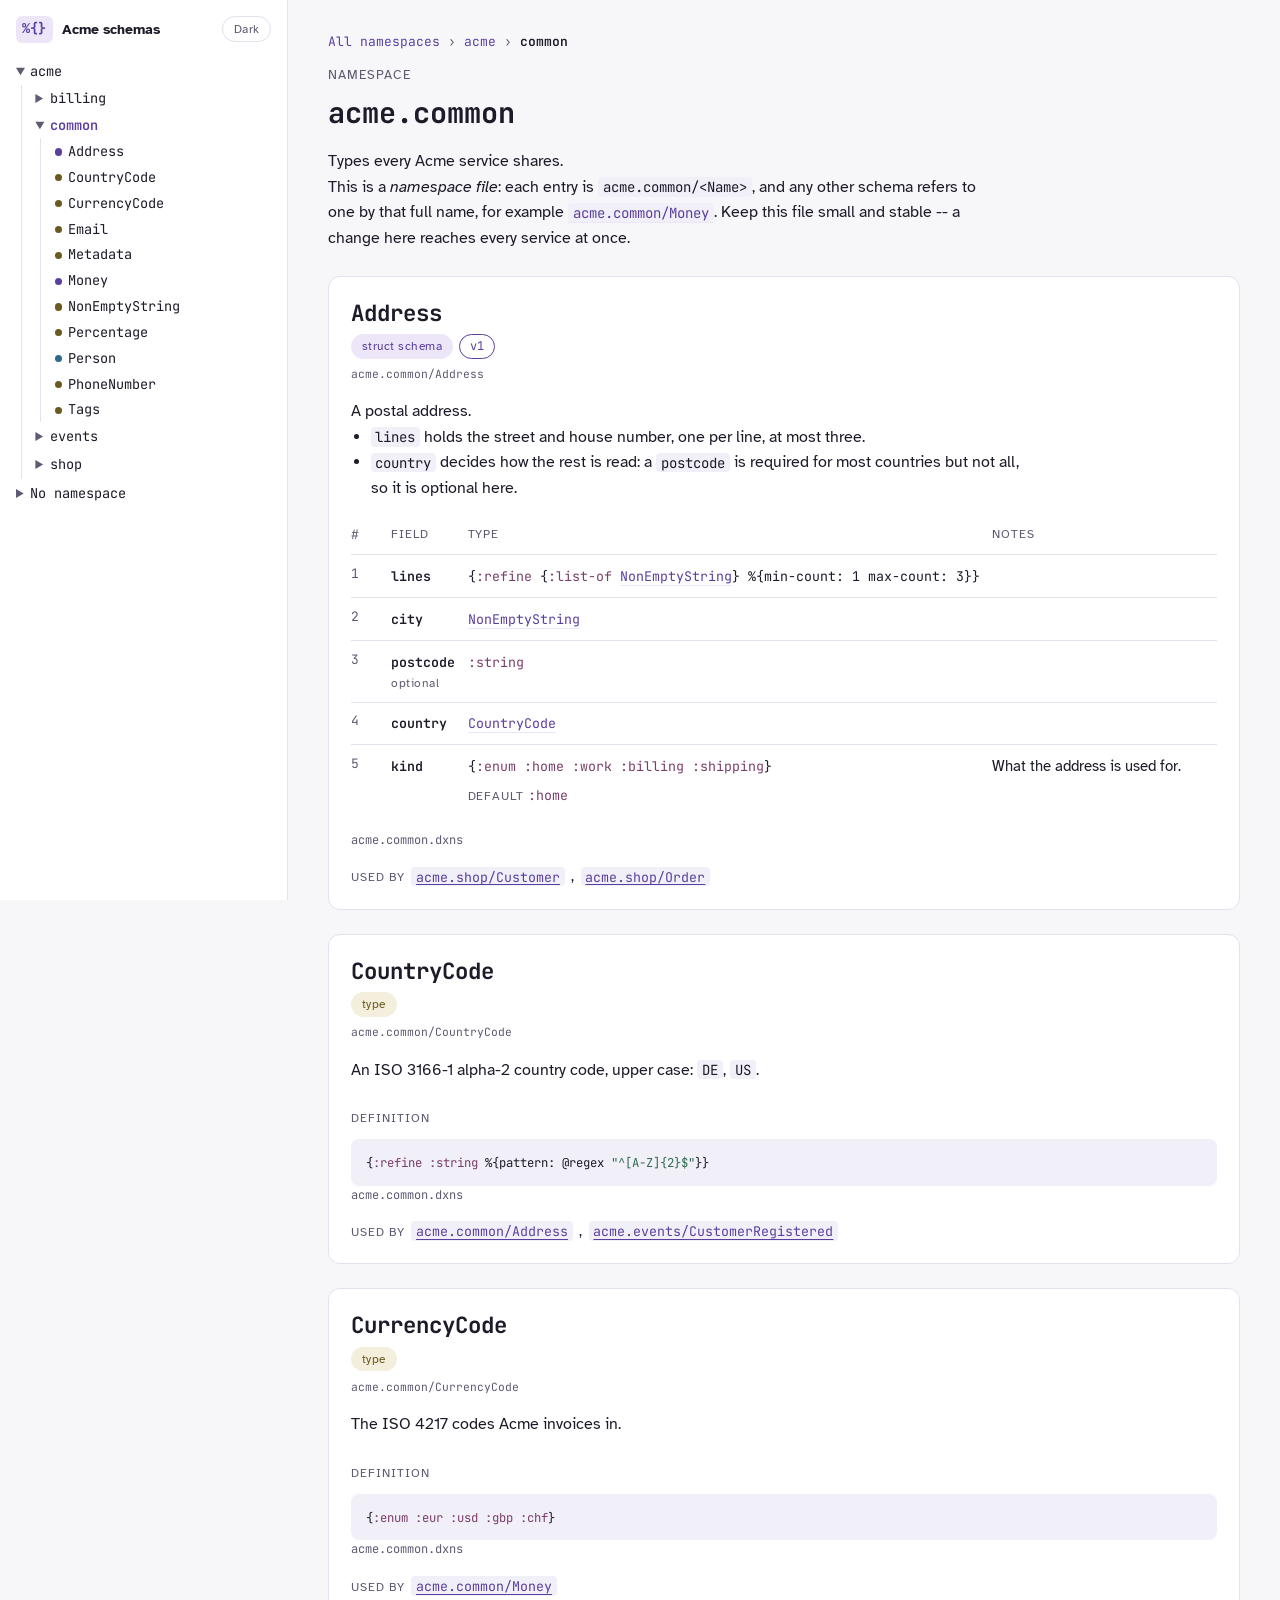
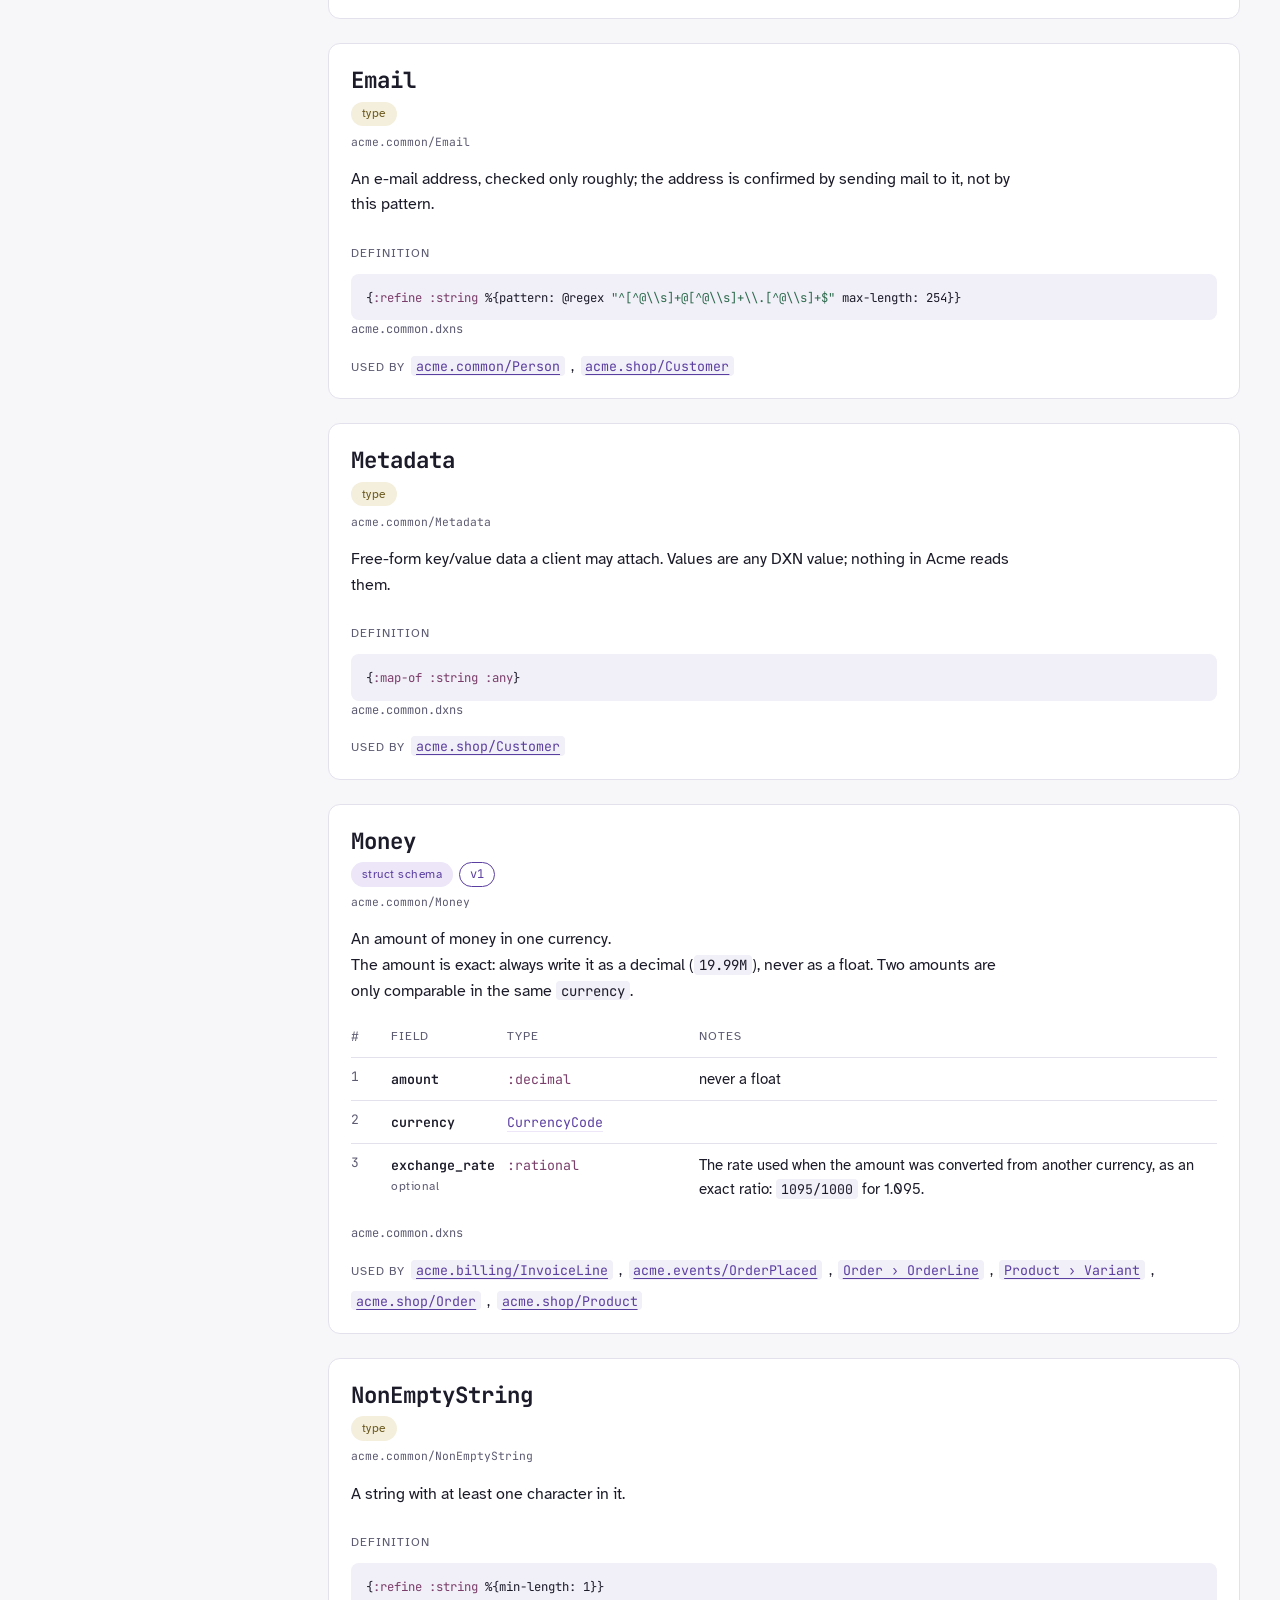
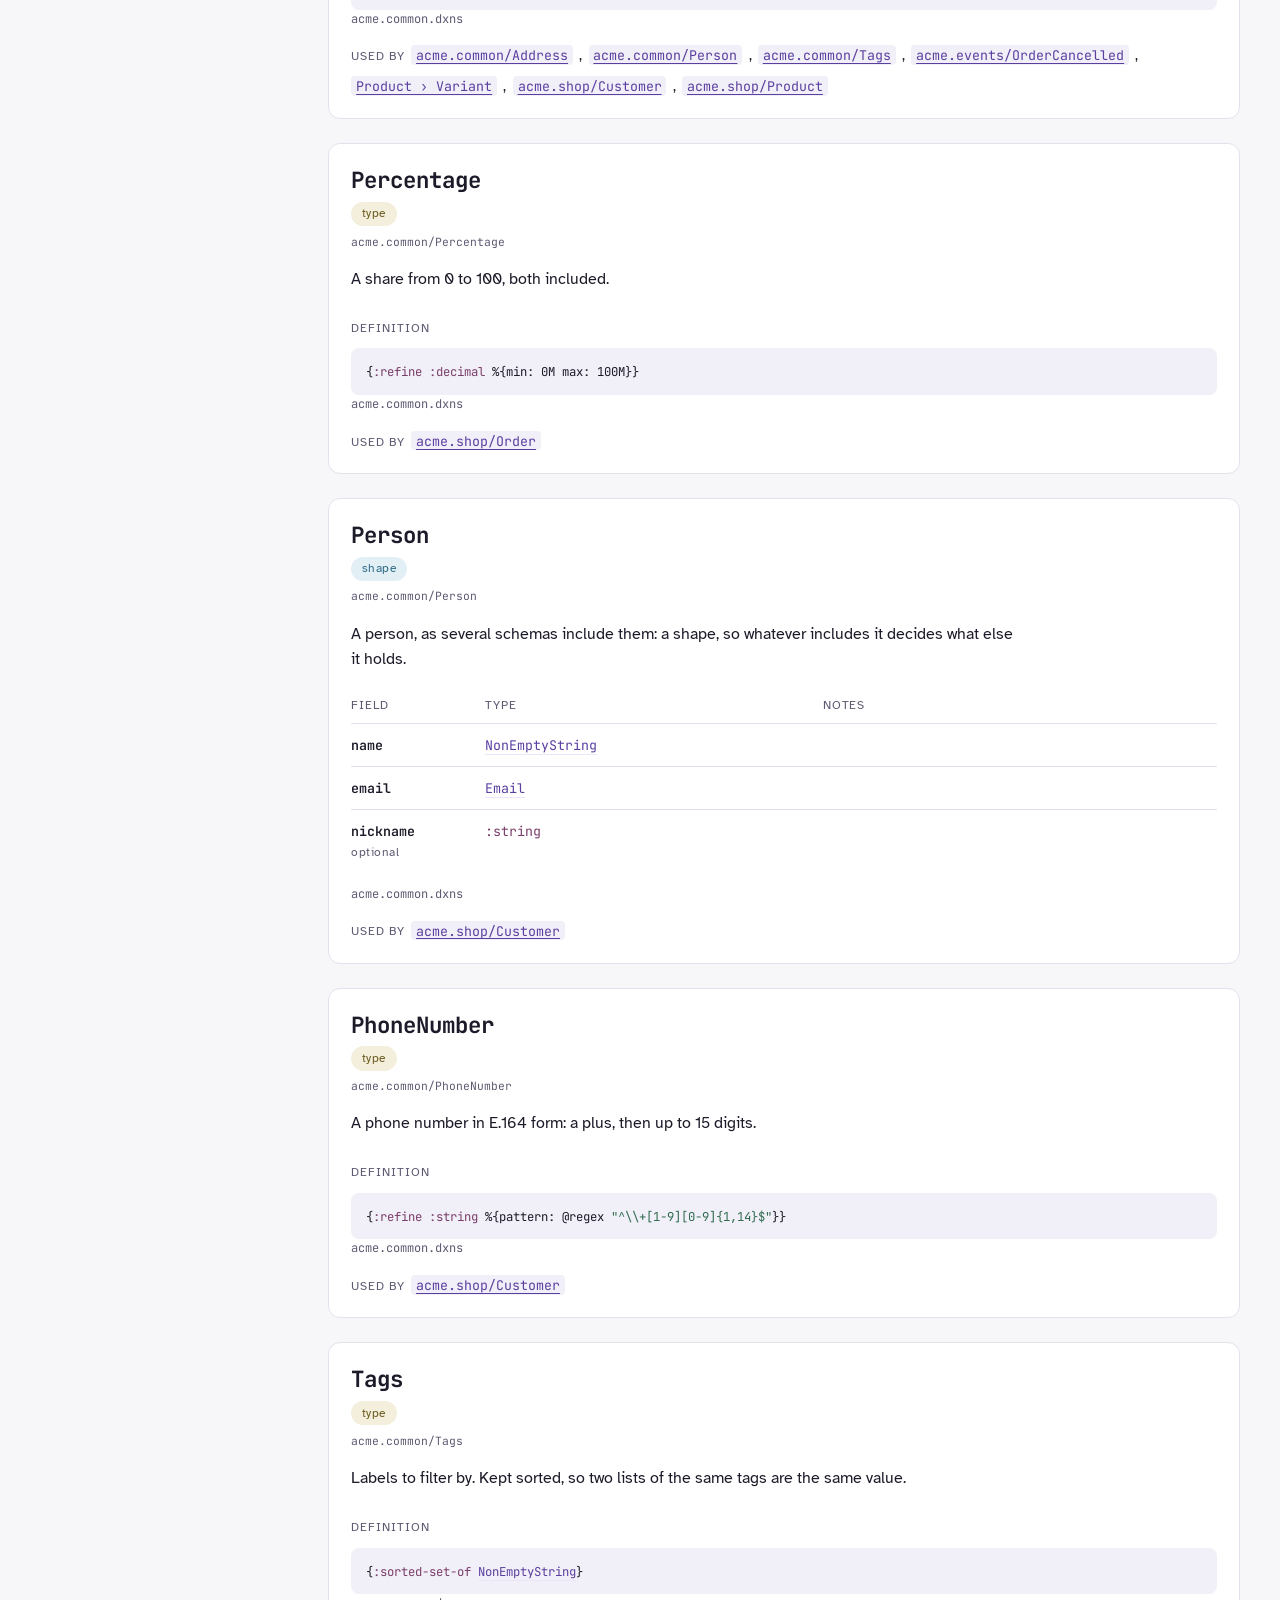
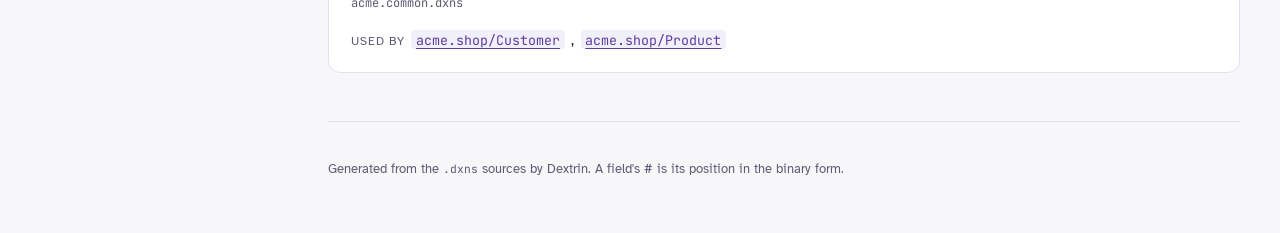
<file: example/doc/acme/common/index.html>
<!doctype html>
<html lang="en">
<head>
<meta charset="utf-8">
<meta name="viewport" content="width=device-width, initial-scale=1, viewport-fit=cover">
<title>acme.common · Acme schemas</title>
<link rel="preconnect" href="https://fonts.googleapis.com">
<link rel="preconnect" href="https://fonts.gstatic.com" crossorigin>
<link rel="stylesheet" href="https://fonts.googleapis.com/css2?family=Atkinson+Hyperlegible:ital,wght@0,400;0,700;1,400&family=JetBrains+Mono:wght@400;600&display=swap">
<link rel="stylesheet" href="../../style.css">
<script>try { var t = localStorage.getItem("dextrin-docs-theme"); if (t === "light" || t === "dark") document.documentElement.setAttribute("data-theme", t); } catch (e) {}</script>
</head>
<body>
<div class="layout">
  <nav class="sidebar" aria-label="All namespaces and definitions">
    <div class="sidebar-head">
      <a class="brand" href="../../index.html"><span class="brand-mark" aria-hidden="true">%{}</span>Acme schemas</a>
      <button class="theme-toggle" type="button" id="theme-toggle" aria-label="Switch between light and dark">Dark</button>
    </div>
    <details class="sidebar-toggle" open>
      <summary>Browse</summary>
      <ul class="tree"><li><details open><summary><a href="../../acme/index.html">acme</a></summary><ul><li><details><summary><a href="../../acme/billing/index.html">billing</a></summary><ul><li class="def-leaf"><a href="../../acme/billing/index.html#Card"><span class="dot dot-shape" aria-hidden="true"></span>Card</a></li><li class="def-leaf"><a href="../../acme/billing/index.html#Invoice"><span class="dot dot-schema" aria-hidden="true"></span>Invoice</a></li><li class="def-leaf"><a href="../../acme/billing/index.html#InvoiceLine"><span class="dot dot-shape" aria-hidden="true"></span>InvoiceLine</a></li><li class="def-leaf"><a href="../../acme/billing/index.html#InvoiceNumber"><span class="dot dot-type" aria-hidden="true"></span>InvoiceNumber</a></li><li class="def-leaf"><a href="../../acme/billing/index.html#InvoicePage"><span class="dot dot-type" aria-hidden="true"></span>InvoicePage</a></li><li class="def-leaf"><a href="../../acme/billing/index.html#Page"><span class="dot dot-type" aria-hidden="true"></span>Page</a></li><li class="def-leaf"><a href="../../acme/billing/index.html#Payment"><span class="dot dot-type" aria-hidden="true"></span>Payment</a></li><li class="def-leaf"><a href="../../acme/billing/index.html#Transfer"><span class="dot dot-shape" aria-hidden="true"></span>Transfer</a></li></ul></details></li><li><details open><summary><a href="../../acme/common/index.html" aria-current="page">common</a></summary><ul><li class="def-leaf"><a href="../../acme/common/index.html#Address"><span class="dot dot-schema" aria-hidden="true"></span>Address</a></li><li class="def-leaf"><a href="../../acme/common/index.html#CountryCode"><span class="dot dot-type" aria-hidden="true"></span>CountryCode</a></li><li class="def-leaf"><a href="../../acme/common/index.html#CurrencyCode"><span class="dot dot-type" aria-hidden="true"></span>CurrencyCode</a></li><li class="def-leaf"><a href="../../acme/common/index.html#Email"><span class="dot dot-type" aria-hidden="true"></span>Email</a></li><li class="def-leaf"><a href="../../acme/common/index.html#Metadata"><span class="dot dot-type" aria-hidden="true"></span>Metadata</a></li><li class="def-leaf"><a href="../../acme/common/index.html#Money"><span class="dot dot-schema" aria-hidden="true"></span>Money</a></li><li class="def-leaf"><a href="../../acme/common/index.html#NonEmptyString"><span class="dot dot-type" aria-hidden="true"></span>NonEmptyString</a></li><li class="def-leaf"><a href="../../acme/common/index.html#Percentage"><span class="dot dot-type" aria-hidden="true"></span>Percentage</a></li><li class="def-leaf"><a href="../../acme/common/index.html#Person"><span class="dot dot-shape" aria-hidden="true"></span>Person</a></li><li class="def-leaf"><a href="../../acme/common/index.html#PhoneNumber"><span class="dot dot-type" aria-hidden="true"></span>PhoneNumber</a></li><li class="def-leaf"><a href="../../acme/common/index.html#Tags"><span class="dot dot-type" aria-hidden="true"></span>Tags</a></li></ul></details></li><li><details><summary><a href="../../acme/events/index.html">events</a></summary><ul><li class="def-leaf"><a href="../../acme/events/index.html#CancelReason"><span class="dot dot-type" aria-hidden="true"></span>CancelReason</a></li><li class="def-leaf"><a href="../../acme/events/index.html#CustomerRegistered"><span class="dot dot-shape" aria-hidden="true"></span>CustomerRegistered</a></li><li class="def-leaf"><a href="../../acme/events/index.html#Envelope"><span class="dot dot-schema" aria-hidden="true"></span>Envelope</a></li><li class="def-leaf"><a href="../../acme/events/index.html#EventTag"><span class="dot dot-type" aria-hidden="true"></span>EventTag</a></li><li class="def-leaf"><a href="../../acme/events/index.html#EventType"><span class="dot dot-type" aria-hidden="true"></span>EventType</a></li><li class="def-leaf"><a href="../../acme/events/index.html#OrderCancelled"><span class="dot dot-shape" aria-hidden="true"></span>OrderCancelled</a></li><li class="def-leaf"><a href="../../acme/events/index.html#OrderPlaced"><span class="dot dot-shape" aria-hidden="true"></span>OrderPlaced</a></li></ul></details></li><li><details><summary><a href="../../acme/shop/index.html">shop</a></summary><ul><li class="def-leaf"><a href="../../acme/shop/index.html#Customer"><span class="dot dot-schema" aria-hidden="true"></span>Customer</a></li><li class="def-leaf"><a href="../../acme/shop/index.html#Order"><span class="dot dot-schema" aria-hidden="true"></span>Order</a><ul><li class="def-leaf"><a href="../../acme/shop/index.html#Order.OrderLine"><span class="dot dot-schema" aria-hidden="true"></span>OrderLine</a></li><li class="def-leaf"><a href="../../acme/shop/index.html#Order.Quantity"><span class="dot dot-type" aria-hidden="true"></span>Quantity</a></li><li class="def-leaf"><a href="../../acme/shop/index.html#Order.Status"><span class="dot dot-type" aria-hidden="true"></span>Status</a></li></ul></li><li class="def-leaf"><a href="../../acme/shop/index.html#Product"><span class="dot dot-schema" aria-hidden="true"></span>Product</a><ul><li class="def-leaf"><a href="../../acme/shop/index.html#Product.Variant"><span class="dot dot-schema" aria-hidden="true"></span>Variant</a></li></ul></li><li class="def-leaf"><a href="../../acme/shop/index.html#Tier"><span class="dot dot-type" aria-hidden="true"></span>Tier</a></li></ul></details></li></ul></details></li><li><details><summary><a href="../../index.html">No namespace</a></summary><ul><li class="def-leaf"><a href="../../index.html#HealthCheck"><span class="dot dot-schema" aria-hidden="true"></span>HealthCheck</a></li></ul></details></li></ul>
    </details>
  </nav>
  <main class="main">
    <div class="page">
  <header class="intro">
    <p class="crumbs"><a href="../../index.html">All namespaces</a> › <a href="../../acme/index.html">acme</a> › <b>common</b></p>
    <p class="eyebrow">Namespace</p>
    <h1><code>acme.common</code></h1>
    
    <div class="prose"><p>Types every Acme service shares.</p>
<p>This is a <em>namespace file</em>: each entry is <code>acme.common/&lt;Name&gt;</code>, and any other schema refers to one by that full name, for example <a class="ref" href="../../acme/common/index.html#Money"><code>acme.common/Money</code></a>. Keep this file small and stable -- a change here reaches every service at once.</p></div>
  </header>
  
  
  <article class="def kind-schema" id="Address">
  <header class="def-head">
    <h2><a class="self" href="#Address"><code>Address</code></a></h2>
    <div class="chips"><span class="chip chip-schema">struct schema</span><span class="chip chip-version" id="Address-v1">v1</span></div>
    <p class="full-name"><code>acme.common/Address</code></p>
  </header>
  <div class="prose"><p>A postal address.</p>
<ul><li><code>lines</code> holds the street and house number, one per line, at most three.</li><li><code>country</code> decides how the rest is read: a <code>postcode</code> is required for most countries but not all, so it is optional here.</li></ul></div>
  
<div class="table-wrap">
  <table class="fields">
    <thead><tr><th scope="col" class="pos" title="Position in the binary form">#</th><th scope="col">Field</th><th scope="col">Type</th><th scope="col">Notes</th></tr></thead>
    <tbody><tr>
  <td class="pos">1</td>
  <th scope="row" class="field"><code>lines</code></th>
  <td class="type"><code>{<span class="kw">:refine</span> {<span class="kw">:list-of</span> <a class="ref" href="../../acme/common/index.html#NonEmptyString">NonEmptyString</a>} %{min-count: 1 max-count: 3}}</code></td>
  <td class="notes"></td>
</tr>
<tr>
  <td class="pos">2</td>
  <th scope="row" class="field"><code>city</code></th>
  <td class="type"><code><a class="ref" href="../../acme/common/index.html#NonEmptyString">NonEmptyString</a></code></td>
  <td class="notes"></td>
</tr>
<tr>
  <td class="pos">3</td>
  <th scope="row" class="field"><code>postcode</code><span class="opt">optional</span></th>
  <td class="type"><code><span class="kw">:string</span></code></td>
  <td class="notes"></td>
</tr>
<tr>
  <td class="pos">4</td>
  <th scope="row" class="field"><code>country</code></th>
  <td class="type"><code><a class="ref" href="../../acme/common/index.html#CountryCode">CountryCode</a></code></td>
  <td class="notes"></td>
</tr>
<tr>
  <td class="pos">5</td>
  <th scope="row" class="field"><code>kind</code></th>
  <td class="type"><code>{<span class="kw">:enum</span> <span class="kw">:home</span> <span class="kw">:work</span> <span class="kw">:billing</span> <span class="kw">:shipping</span>}</code><div class="default"><span class="label">default</span> <code><span class="kw">:home</span></code></div></td>
  <td class="notes"><p>What the address is used for.</p></td>
</tr>
</tbody>
  </table>
</div>
<p class="file">acme.common.dxns</p>

  
  <p class="used-by"><span class="label">Used by</span> <a href="../../acme/shop/index.html#Customer"><code>acme.shop/Customer</code></a>, <a href="../../acme/shop/index.html#Order"><code>acme.shop/Order</code></a></p>
</article>
<article class="def kind-type" id="CountryCode">
  <header class="def-head">
    <h2><a class="self" href="#CountryCode"><code>CountryCode</code></a></h2>
    <div class="chips"><span class="chip chip-type">type</span></div>
    <p class="full-name"><code>acme.common/CountryCode</code></p>
  </header>
  <div class="prose"><p>An ISO 3166-1 alpha-2 country code, upper case: <code>DE</code>, <code>US</code>.</p></div>
  <div class="type-def">
  <p class="label">Definition</p>
  <pre class="expr"><code>{<span class="kw">:refine</span> <span class="kw">:string</span> %{pattern: @regex <span class="str">&quot;^[A-Z]{2}$&quot;</span>}}</code></pre>
  <p class="file">acme.common.dxns</p>
</div>

  
  <p class="used-by"><span class="label">Used by</span> <a href="../../acme/common/index.html#Address"><code>acme.common/Address</code></a>, <a href="../../acme/events/index.html#CustomerRegistered"><code>acme.events/CustomerRegistered</code></a></p>
</article>
<article class="def kind-type" id="CurrencyCode">
  <header class="def-head">
    <h2><a class="self" href="#CurrencyCode"><code>CurrencyCode</code></a></h2>
    <div class="chips"><span class="chip chip-type">type</span></div>
    <p class="full-name"><code>acme.common/CurrencyCode</code></p>
  </header>
  <div class="prose"><p>The ISO 4217 codes Acme invoices in.</p></div>
  <div class="type-def">
  <p class="label">Definition</p>
  <pre class="expr"><code>{<span class="kw">:enum</span> <span class="kw">:eur</span> <span class="kw">:usd</span> <span class="kw">:gbp</span> <span class="kw">:chf</span>}</code></pre>
  <p class="file">acme.common.dxns</p>
</div>

  
  <p class="used-by"><span class="label">Used by</span> <a href="../../acme/common/index.html#Money"><code>acme.common/Money</code></a></p>
</article>
<article class="def kind-type" id="Email">
  <header class="def-head">
    <h2><a class="self" href="#Email"><code>Email</code></a></h2>
    <div class="chips"><span class="chip chip-type">type</span></div>
    <p class="full-name"><code>acme.common/Email</code></p>
  </header>
  <div class="prose"><p>An e-mail address, checked only roughly; the address is confirmed by sending mail to it, not by this pattern.</p></div>
  <div class="type-def">
  <p class="label">Definition</p>
  <pre class="expr"><code>{<span class="kw">:refine</span> <span class="kw">:string</span> %{pattern: @regex <span class="str">&quot;^[^@\\s]+@[^@\\s]+\\.[^@\\s]+$&quot;</span> max-length: 254}}</code></pre>
  <p class="file">acme.common.dxns</p>
</div>

  
  <p class="used-by"><span class="label">Used by</span> <a href="../../acme/common/index.html#Person"><code>acme.common/Person</code></a>, <a href="../../acme/shop/index.html#Customer"><code>acme.shop/Customer</code></a></p>
</article>
<article class="def kind-type" id="Metadata">
  <header class="def-head">
    <h2><a class="self" href="#Metadata"><code>Metadata</code></a></h2>
    <div class="chips"><span class="chip chip-type">type</span></div>
    <p class="full-name"><code>acme.common/Metadata</code></p>
  </header>
  <div class="prose"><p>Free-form key/value data a client may attach. Values are any DXN value; nothing in Acme reads them.</p></div>
  <div class="type-def">
  <p class="label">Definition</p>
  <pre class="expr"><code>{<span class="kw">:map-of</span> <span class="kw">:string</span> <span class="kw">:any</span>}</code></pre>
  <p class="file">acme.common.dxns</p>
</div>

  
  <p class="used-by"><span class="label">Used by</span> <a href="../../acme/shop/index.html#Customer"><code>acme.shop/Customer</code></a></p>
</article>
<article class="def kind-schema" id="Money">
  <header class="def-head">
    <h2><a class="self" href="#Money"><code>Money</code></a></h2>
    <div class="chips"><span class="chip chip-schema">struct schema</span><span class="chip chip-version" id="Money-v1">v1</span></div>
    <p class="full-name"><code>acme.common/Money</code></p>
  </header>
  <div class="prose"><p>An amount of money in one currency.</p>
<p>The amount is exact: always write it as a decimal (<code>19.99M</code>), never as a float. Two amounts are only comparable in the same <code>currency</code>.</p></div>
  
<div class="table-wrap">
  <table class="fields">
    <thead><tr><th scope="col" class="pos" title="Position in the binary form">#</th><th scope="col">Field</th><th scope="col">Type</th><th scope="col">Notes</th></tr></thead>
    <tbody><tr>
  <td class="pos">1</td>
  <th scope="row" class="field"><code>amount</code></th>
  <td class="type"><code><span class="kw">:decimal</span></code></td>
  <td class="notes"><p>never a float</p></td>
</tr>
<tr>
  <td class="pos">2</td>
  <th scope="row" class="field"><code>currency</code></th>
  <td class="type"><code><a class="ref" href="../../acme/common/index.html#CurrencyCode">CurrencyCode</a></code></td>
  <td class="notes"></td>
</tr>
<tr>
  <td class="pos">3</td>
  <th scope="row" class="field"><code>exchange_rate</code><span class="opt">optional</span></th>
  <td class="type"><code><span class="kw">:rational</span></code></td>
  <td class="notes"><p>The rate used when the amount was converted from another currency, as an exact ratio: <code>1095/1000</code> for 1.095.</p></td>
</tr>
</tbody>
  </table>
</div>
<p class="file">acme.common.dxns</p>

  
  <p class="used-by"><span class="label">Used by</span> <a href="../../acme/billing/index.html#InvoiceLine"><code>acme.billing/InvoiceLine</code></a>, <a href="../../acme/events/index.html#OrderPlaced"><code>acme.events/OrderPlaced</code></a>, <a href="../../acme/shop/index.html#Order.OrderLine"><code>Order › OrderLine</code></a>, <a href="../../acme/shop/index.html#Product.Variant"><code>Product › Variant</code></a>, <a href="../../acme/shop/index.html#Order"><code>acme.shop/Order</code></a>, <a href="../../acme/shop/index.html#Product"><code>acme.shop/Product</code></a></p>
</article>
<article class="def kind-type" id="NonEmptyString">
  <header class="def-head">
    <h2><a class="self" href="#NonEmptyString"><code>NonEmptyString</code></a></h2>
    <div class="chips"><span class="chip chip-type">type</span></div>
    <p class="full-name"><code>acme.common/NonEmptyString</code></p>
  </header>
  <div class="prose"><p>A string with at least one character in it.</p></div>
  <div class="type-def">
  <p class="label">Definition</p>
  <pre class="expr"><code>{<span class="kw">:refine</span> <span class="kw">:string</span> %{min-length: 1}}</code></pre>
  <p class="file">acme.common.dxns</p>
</div>

  
  <p class="used-by"><span class="label">Used by</span> <a href="../../acme/common/index.html#Address"><code>acme.common/Address</code></a>, <a href="../../acme/common/index.html#Person"><code>acme.common/Person</code></a>, <a href="../../acme/common/index.html#Tags"><code>acme.common/Tags</code></a>, <a href="../../acme/events/index.html#OrderCancelled"><code>acme.events/OrderCancelled</code></a>, <a href="../../acme/shop/index.html#Product.Variant"><code>Product › Variant</code></a>, <a href="../../acme/shop/index.html#Customer"><code>acme.shop/Customer</code></a>, <a href="../../acme/shop/index.html#Product"><code>acme.shop/Product</code></a></p>
</article>
<article class="def kind-type" id="Percentage">
  <header class="def-head">
    <h2><a class="self" href="#Percentage"><code>Percentage</code></a></h2>
    <div class="chips"><span class="chip chip-type">type</span></div>
    <p class="full-name"><code>acme.common/Percentage</code></p>
  </header>
  <div class="prose"><p>A share from 0 to 100, both included.</p></div>
  <div class="type-def">
  <p class="label">Definition</p>
  <pre class="expr"><code>{<span class="kw">:refine</span> <span class="kw">:decimal</span> %{min: 0M max: 100M}}</code></pre>
  <p class="file">acme.common.dxns</p>
</div>

  
  <p class="used-by"><span class="label">Used by</span> <a href="../../acme/shop/index.html#Order"><code>acme.shop/Order</code></a></p>
</article>
<article class="def kind-shape" id="Person">
  <header class="def-head">
    <h2><a class="self" href="#Person"><code>Person</code></a></h2>
    <div class="chips"><span class="chip chip-shape">shape</span></div>
    <p class="full-name"><code>acme.common/Person</code></p>
  </header>
  <div class="prose"><p>A person, as several schemas include them: a shape, so whatever includes it decides what else it holds.</p></div>
  
<div class="table-wrap">
  <table class="fields">
    <thead><tr><th scope="col">Field</th><th scope="col">Type</th><th scope="col">Notes</th></tr></thead>
    <tbody><tr>
  
  <th scope="row" class="field"><code>name</code></th>
  <td class="type"><code><a class="ref" href="../../acme/common/index.html#NonEmptyString">NonEmptyString</a></code></td>
  <td class="notes"></td>
</tr>
<tr>
  
  <th scope="row" class="field"><code>email</code></th>
  <td class="type"><code><a class="ref" href="../../acme/common/index.html#Email">Email</a></code></td>
  <td class="notes"></td>
</tr>
<tr>
  
  <th scope="row" class="field"><code>nickname</code><span class="opt">optional</span></th>
  <td class="type"><code><span class="kw">:string</span></code></td>
  <td class="notes"></td>
</tr>
</tbody>
  </table>
</div>
<p class="file">acme.common.dxns</p>

  
  <p class="used-by"><span class="label">Used by</span> <a href="../../acme/shop/index.html#Customer"><code>acme.shop/Customer</code></a></p>
</article>
<article class="def kind-type" id="PhoneNumber">
  <header class="def-head">
    <h2><a class="self" href="#PhoneNumber"><code>PhoneNumber</code></a></h2>
    <div class="chips"><span class="chip chip-type">type</span></div>
    <p class="full-name"><code>acme.common/PhoneNumber</code></p>
  </header>
  <div class="prose"><p>A phone number in E.164 form: a plus, then up to 15 digits.</p></div>
  <div class="type-def">
  <p class="label">Definition</p>
  <pre class="expr"><code>{<span class="kw">:refine</span> <span class="kw">:string</span> %{pattern: @regex <span class="str">&quot;^\\+[1-9][0-9]{1,14}$&quot;</span>}}</code></pre>
  <p class="file">acme.common.dxns</p>
</div>

  
  <p class="used-by"><span class="label">Used by</span> <a href="../../acme/shop/index.html#Customer"><code>acme.shop/Customer</code></a></p>
</article>
<article class="def kind-type" id="Tags">
  <header class="def-head">
    <h2><a class="self" href="#Tags"><code>Tags</code></a></h2>
    <div class="chips"><span class="chip chip-type">type</span></div>
    <p class="full-name"><code>acme.common/Tags</code></p>
  </header>
  <div class="prose"><p>Labels to filter by. Kept sorted, so two lists of the same tags are the same value.</p></div>
  <div class="type-def">
  <p class="label">Definition</p>
  <pre class="expr"><code>{<span class="kw">:sorted-set-of</span> <a class="ref" href="../../acme/common/index.html#NonEmptyString">NonEmptyString</a>}</code></pre>
  <p class="file">acme.common.dxns</p>
</div>

  
  <p class="used-by"><span class="label">Used by</span> <a href="../../acme/shop/index.html#Customer"><code>acme.shop/Customer</code></a>, <a href="../../acme/shop/index.html#Product"><code>acme.shop/Product</code></a></p>
</article>

</div>

    <footer class="site-foot"><p>Generated from the <code>.dxns</code> sources by Dextrin. A field's # is its position in the binary form.</p></footer>
  </main>
</div>
<script>(function () {
  var root = document.documentElement, button = document.getElementById("theme-toggle");
  function current() {
    var t = root.getAttribute("data-theme");
    if (t) return t;
    return window.matchMedia && matchMedia("(prefers-color-scheme: dark)").matches ? "dark" : "light";
  }
  function label() {
    var next = current() === "dark" ? "light" : "dark";
    button.textContent = next === "dark" ? "Dark" : "Light";
    button.setAttribute("aria-label", "Switch to " + next);
  }
  button.addEventListener("click", function () {
    var next = current() === "dark" ? "light" : "dark";
    root.setAttribute("data-theme", next);
    try { localStorage.setItem("dextrin-docs-theme", next); } catch (e) {}
    label();
  });
  label();
})();
</script>
</body>
</html>
</file>
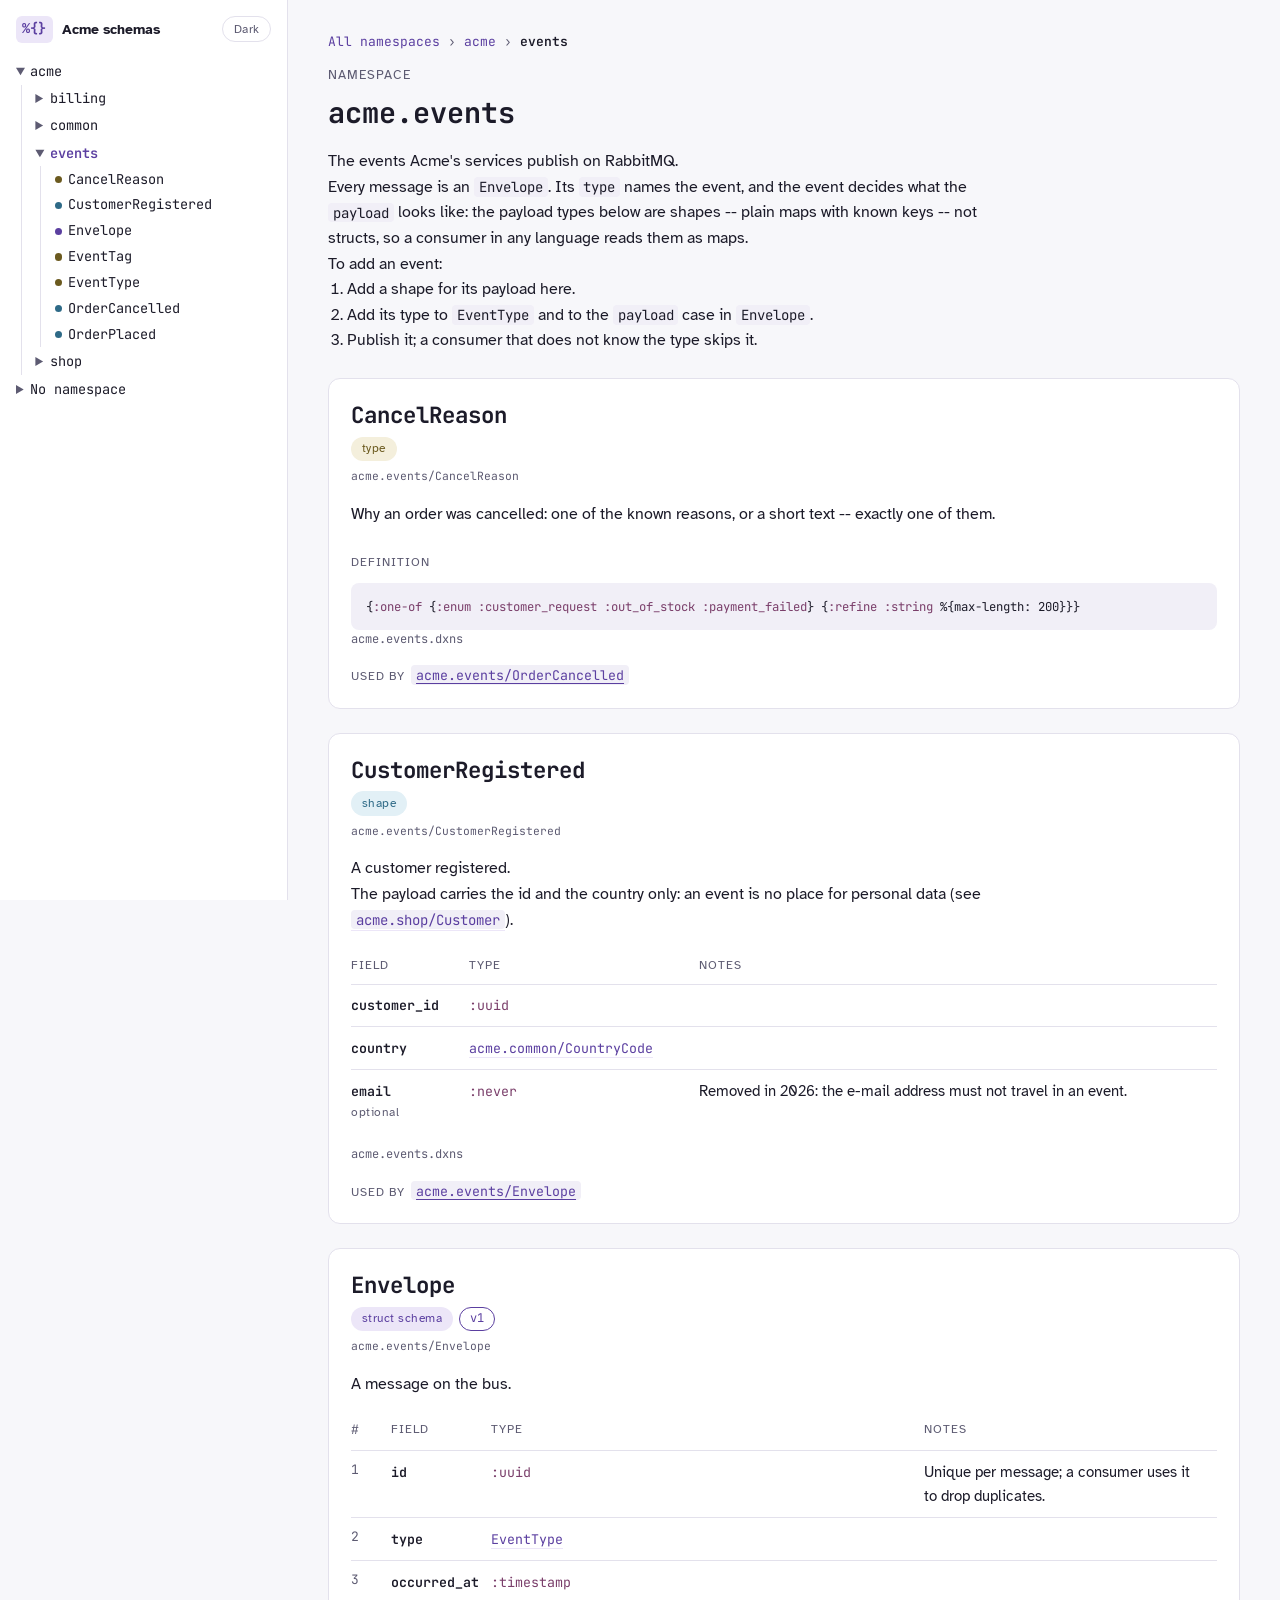
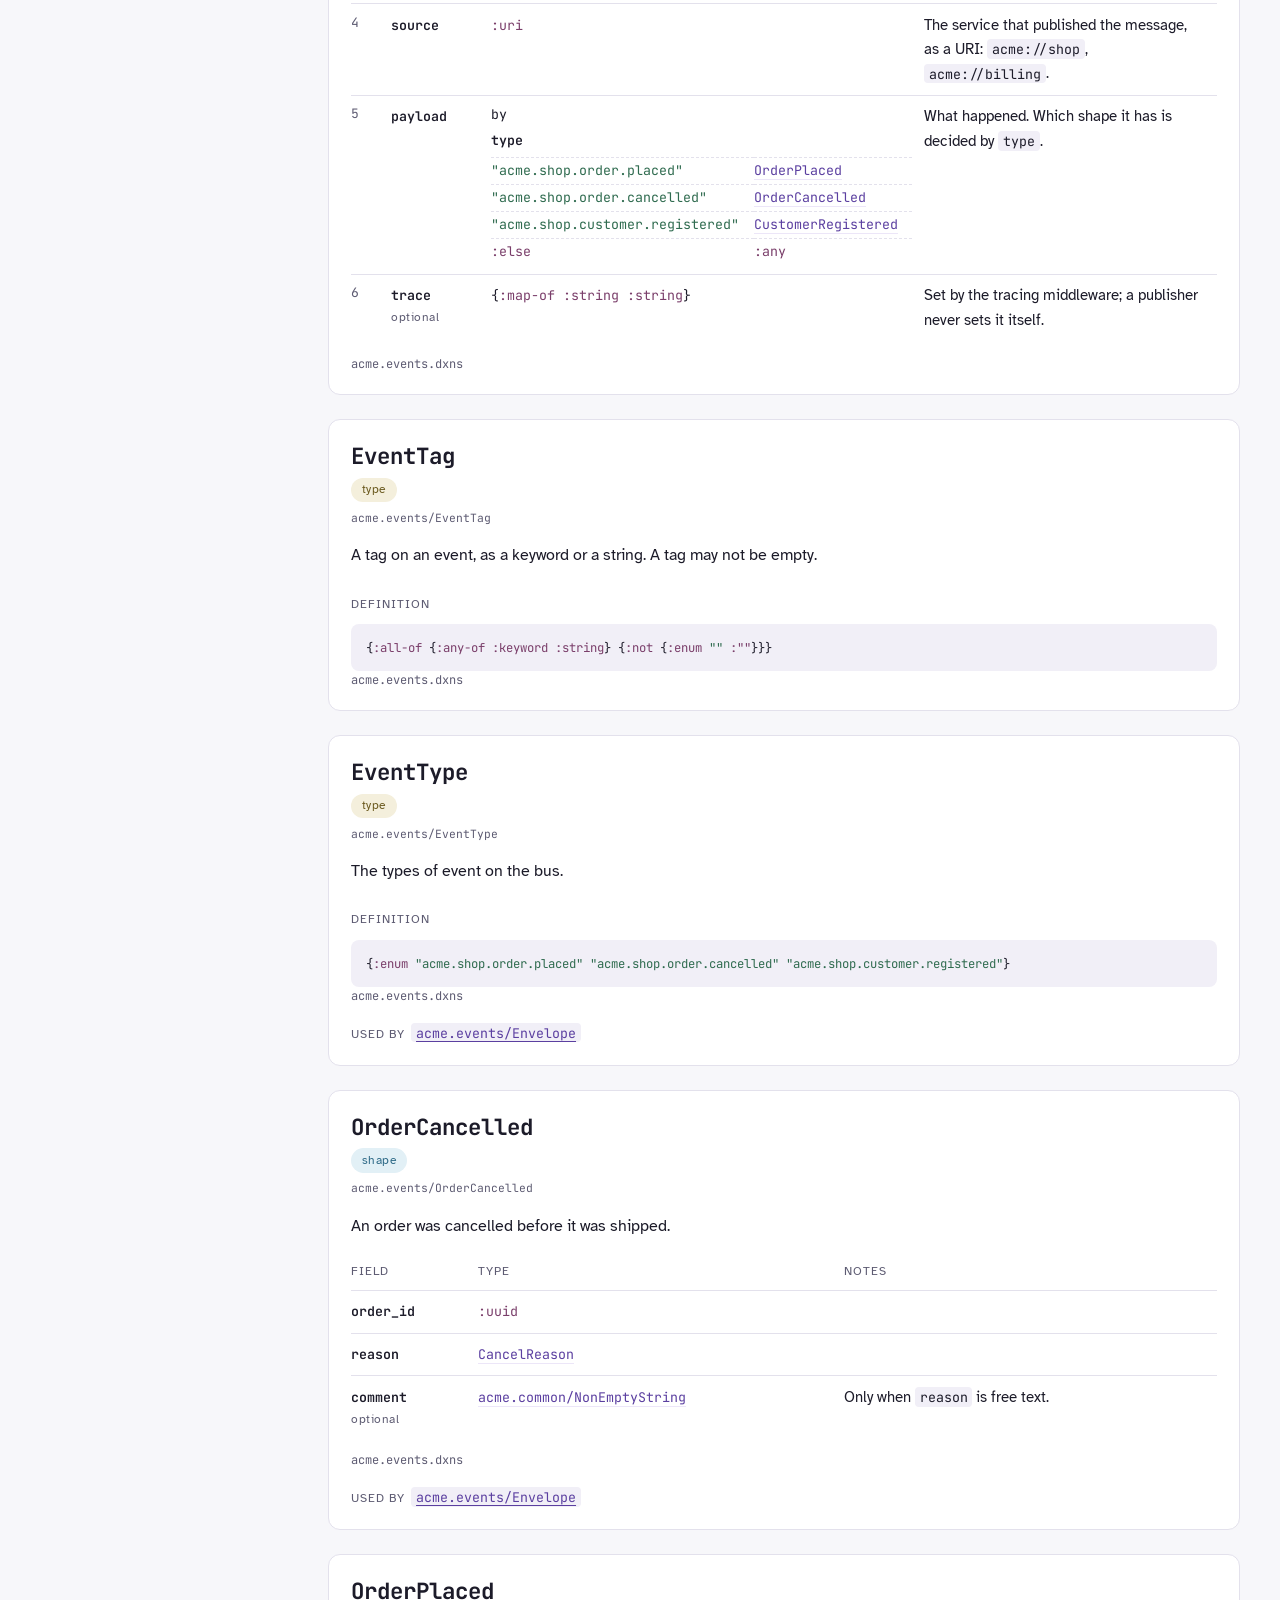
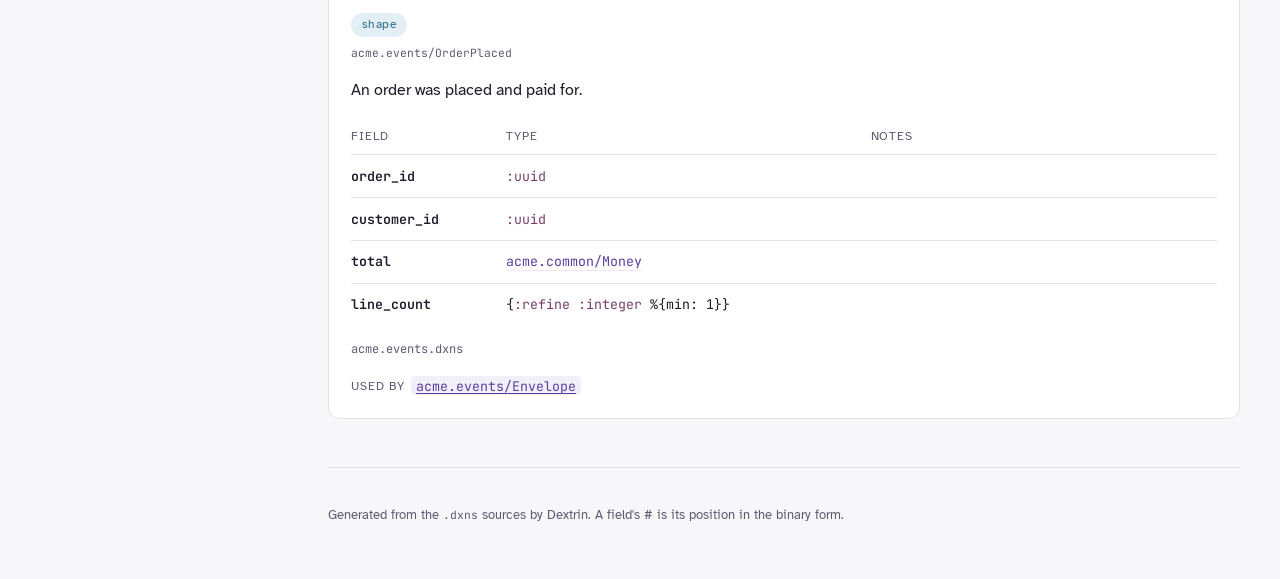
<file: example/doc/acme/events/index.html>
<!doctype html>
<html lang="en">
<head>
<meta charset="utf-8">
<meta name="viewport" content="width=device-width, initial-scale=1, viewport-fit=cover">
<title>acme.events · Acme schemas</title>
<link rel="preconnect" href="https://fonts.googleapis.com">
<link rel="preconnect" href="https://fonts.gstatic.com" crossorigin>
<link rel="stylesheet" href="https://fonts.googleapis.com/css2?family=Atkinson+Hyperlegible:ital,wght@0,400;0,700;1,400&family=JetBrains+Mono:wght@400;600&display=swap">
<link rel="stylesheet" href="../../style.css">
<script>try { var t = localStorage.getItem("dextrin-docs-theme"); if (t === "light" || t === "dark") document.documentElement.setAttribute("data-theme", t); } catch (e) {}</script>
</head>
<body>
<div class="layout">
  <nav class="sidebar" aria-label="All namespaces and definitions">
    <div class="sidebar-head">
      <a class="brand" href="../../index.html"><span class="brand-mark" aria-hidden="true">%{}</span>Acme schemas</a>
      <button class="theme-toggle" type="button" id="theme-toggle" aria-label="Switch between light and dark">Dark</button>
    </div>
    <details class="sidebar-toggle" open>
      <summary>Browse</summary>
      <ul class="tree"><li><details open><summary><a href="../../acme/index.html">acme</a></summary><ul><li><details><summary><a href="../../acme/billing/index.html">billing</a></summary><ul><li class="def-leaf"><a href="../../acme/billing/index.html#Card"><span class="dot dot-shape" aria-hidden="true"></span>Card</a></li><li class="def-leaf"><a href="../../acme/billing/index.html#Invoice"><span class="dot dot-schema" aria-hidden="true"></span>Invoice</a></li><li class="def-leaf"><a href="../../acme/billing/index.html#InvoiceLine"><span class="dot dot-shape" aria-hidden="true"></span>InvoiceLine</a></li><li class="def-leaf"><a href="../../acme/billing/index.html#InvoiceNumber"><span class="dot dot-type" aria-hidden="true"></span>InvoiceNumber</a></li><li class="def-leaf"><a href="../../acme/billing/index.html#InvoicePage"><span class="dot dot-type" aria-hidden="true"></span>InvoicePage</a></li><li class="def-leaf"><a href="../../acme/billing/index.html#Page"><span class="dot dot-type" aria-hidden="true"></span>Page</a></li><li class="def-leaf"><a href="../../acme/billing/index.html#Payment"><span class="dot dot-type" aria-hidden="true"></span>Payment</a></li><li class="def-leaf"><a href="../../acme/billing/index.html#Transfer"><span class="dot dot-shape" aria-hidden="true"></span>Transfer</a></li></ul></details></li><li><details><summary><a href="../../acme/common/index.html">common</a></summary><ul><li class="def-leaf"><a href="../../acme/common/index.html#Address"><span class="dot dot-schema" aria-hidden="true"></span>Address</a></li><li class="def-leaf"><a href="../../acme/common/index.html#CountryCode"><span class="dot dot-type" aria-hidden="true"></span>CountryCode</a></li><li class="def-leaf"><a href="../../acme/common/index.html#CurrencyCode"><span class="dot dot-type" aria-hidden="true"></span>CurrencyCode</a></li><li class="def-leaf"><a href="../../acme/common/index.html#Email"><span class="dot dot-type" aria-hidden="true"></span>Email</a></li><li class="def-leaf"><a href="../../acme/common/index.html#Metadata"><span class="dot dot-type" aria-hidden="true"></span>Metadata</a></li><li class="def-leaf"><a href="../../acme/common/index.html#Money"><span class="dot dot-schema" aria-hidden="true"></span>Money</a></li><li class="def-leaf"><a href="../../acme/common/index.html#NonEmptyString"><span class="dot dot-type" aria-hidden="true"></span>NonEmptyString</a></li><li class="def-leaf"><a href="../../acme/common/index.html#Percentage"><span class="dot dot-type" aria-hidden="true"></span>Percentage</a></li><li class="def-leaf"><a href="../../acme/common/index.html#Person"><span class="dot dot-shape" aria-hidden="true"></span>Person</a></li><li class="def-leaf"><a href="../../acme/common/index.html#PhoneNumber"><span class="dot dot-type" aria-hidden="true"></span>PhoneNumber</a></li><li class="def-leaf"><a href="../../acme/common/index.html#Tags"><span class="dot dot-type" aria-hidden="true"></span>Tags</a></li></ul></details></li><li><details open><summary><a href="../../acme/events/index.html" aria-current="page">events</a></summary><ul><li class="def-leaf"><a href="../../acme/events/index.html#CancelReason"><span class="dot dot-type" aria-hidden="true"></span>CancelReason</a></li><li class="def-leaf"><a href="../../acme/events/index.html#CustomerRegistered"><span class="dot dot-shape" aria-hidden="true"></span>CustomerRegistered</a></li><li class="def-leaf"><a href="../../acme/events/index.html#Envelope"><span class="dot dot-schema" aria-hidden="true"></span>Envelope</a></li><li class="def-leaf"><a href="../../acme/events/index.html#EventTag"><span class="dot dot-type" aria-hidden="true"></span>EventTag</a></li><li class="def-leaf"><a href="../../acme/events/index.html#EventType"><span class="dot dot-type" aria-hidden="true"></span>EventType</a></li><li class="def-leaf"><a href="../../acme/events/index.html#OrderCancelled"><span class="dot dot-shape" aria-hidden="true"></span>OrderCancelled</a></li><li class="def-leaf"><a href="../../acme/events/index.html#OrderPlaced"><span class="dot dot-shape" aria-hidden="true"></span>OrderPlaced</a></li></ul></details></li><li><details><summary><a href="../../acme/shop/index.html">shop</a></summary><ul><li class="def-leaf"><a href="../../acme/shop/index.html#Customer"><span class="dot dot-schema" aria-hidden="true"></span>Customer</a></li><li class="def-leaf"><a href="../../acme/shop/index.html#Order"><span class="dot dot-schema" aria-hidden="true"></span>Order</a><ul><li class="def-leaf"><a href="../../acme/shop/index.html#Order.OrderLine"><span class="dot dot-schema" aria-hidden="true"></span>OrderLine</a></li><li class="def-leaf"><a href="../../acme/shop/index.html#Order.Quantity"><span class="dot dot-type" aria-hidden="true"></span>Quantity</a></li><li class="def-leaf"><a href="../../acme/shop/index.html#Order.Status"><span class="dot dot-type" aria-hidden="true"></span>Status</a></li></ul></li><li class="def-leaf"><a href="../../acme/shop/index.html#Product"><span class="dot dot-schema" aria-hidden="true"></span>Product</a><ul><li class="def-leaf"><a href="../../acme/shop/index.html#Product.Variant"><span class="dot dot-schema" aria-hidden="true"></span>Variant</a></li></ul></li><li class="def-leaf"><a href="../../acme/shop/index.html#Tier"><span class="dot dot-type" aria-hidden="true"></span>Tier</a></li></ul></details></li></ul></details></li><li><details><summary><a href="../../index.html">No namespace</a></summary><ul><li class="def-leaf"><a href="../../index.html#HealthCheck"><span class="dot dot-schema" aria-hidden="true"></span>HealthCheck</a></li></ul></details></li></ul>
    </details>
  </nav>
  <main class="main">
    <div class="page">
  <header class="intro">
    <p class="crumbs"><a href="../../index.html">All namespaces</a> › <a href="../../acme/index.html">acme</a> › <b>events</b></p>
    <p class="eyebrow">Namespace</p>
    <h1><code>acme.events</code></h1>
    
    <div class="prose"><p>The events Acme's services publish on RabbitMQ.</p>
<p>Every message is an <code>Envelope</code>. Its <code>type</code> names the event, and the event decides what the <code>payload</code> looks like: the payload types below are shapes -- plain maps with known keys -- not structs, so a consumer in any language reads them as maps.</p>
<p>To add an event:</p>
<ol><li>Add a shape for its payload here.</li><li>Add its type to <code>EventType</code> and to the <code>payload</code> case in <code>Envelope</code>.</li><li>Publish it; a consumer that does not know the type skips it.</li></ol></div>
  </header>
  
  
  <article class="def kind-type" id="CancelReason">
  <header class="def-head">
    <h2><a class="self" href="#CancelReason"><code>CancelReason</code></a></h2>
    <div class="chips"><span class="chip chip-type">type</span></div>
    <p class="full-name"><code>acme.events/CancelReason</code></p>
  </header>
  <div class="prose"><p>Why an order was cancelled: one of the known reasons, or a short text -- exactly one of them.</p></div>
  <div class="type-def">
  <p class="label">Definition</p>
  <pre class="expr"><code>{<span class="kw">:one-of</span> {<span class="kw">:enum</span> <span class="kw">:customer_request</span> <span class="kw">:out_of_stock</span> <span class="kw">:payment_failed</span>} {<span class="kw">:refine</span> <span class="kw">:string</span> %{max-length: 200}}}</code></pre>
  <p class="file">acme.events.dxns</p>
</div>

  
  <p class="used-by"><span class="label">Used by</span> <a href="../../acme/events/index.html#OrderCancelled"><code>acme.events/OrderCancelled</code></a></p>
</article>
<article class="def kind-shape" id="CustomerRegistered">
  <header class="def-head">
    <h2><a class="self" href="#CustomerRegistered"><code>CustomerRegistered</code></a></h2>
    <div class="chips"><span class="chip chip-shape">shape</span></div>
    <p class="full-name"><code>acme.events/CustomerRegistered</code></p>
  </header>
  <div class="prose"><p>A customer registered.</p>
<p>The payload carries the id and the country only: an event is no place for personal data (see <a class="ref" href="../../acme/shop/index.html#Customer"><code>acme.shop/Customer</code></a>).</p></div>
  
<div class="table-wrap">
  <table class="fields">
    <thead><tr><th scope="col">Field</th><th scope="col">Type</th><th scope="col">Notes</th></tr></thead>
    <tbody><tr>
  
  <th scope="row" class="field"><code>customer_id</code></th>
  <td class="type"><code><span class="kw">:uuid</span></code></td>
  <td class="notes"></td>
</tr>
<tr>
  
  <th scope="row" class="field"><code>country</code></th>
  <td class="type"><code><a class="ref" href="../../acme/common/index.html#CountryCode">acme.common/CountryCode</a></code></td>
  <td class="notes"></td>
</tr>
<tr>
  
  <th scope="row" class="field"><code>email</code><span class="opt">optional</span></th>
  <td class="type"><code><span class="kw">:never</span></code></td>
  <td class="notes"><p>Removed in 2026: the e-mail address must not travel in an event.</p></td>
</tr>
</tbody>
  </table>
</div>
<p class="file">acme.events.dxns</p>

  
  <p class="used-by"><span class="label">Used by</span> <a href="../../acme/events/index.html#Envelope"><code>acme.events/Envelope</code></a></p>
</article>
<article class="def kind-schema" id="Envelope">
  <header class="def-head">
    <h2><a class="self" href="#Envelope"><code>Envelope</code></a></h2>
    <div class="chips"><span class="chip chip-schema">struct schema</span><span class="chip chip-version" id="Envelope-v1">v1</span></div>
    <p class="full-name"><code>acme.events/Envelope</code></p>
  </header>
  <div class="prose"><p>A message on the bus.</p></div>
  
<div class="table-wrap">
  <table class="fields">
    <thead><tr><th scope="col" class="pos" title="Position in the binary form">#</th><th scope="col">Field</th><th scope="col">Type</th><th scope="col">Notes</th></tr></thead>
    <tbody><tr>
  <td class="pos">1</td>
  <th scope="row" class="field"><code>id</code></th>
  <td class="type"><code><span class="kw">:uuid</span></code></td>
  <td class="notes"><p>Unique per message; a consumer uses it to drop duplicates.</p></td>
</tr>
<tr>
  <td class="pos">2</td>
  <th scope="row" class="field"><code>type</code></th>
  <td class="type"><code><a class="ref" href="../../acme/events/index.html#EventType">EventType</a></code></td>
  <td class="notes"></td>
</tr>
<tr>
  <td class="pos">3</td>
  <th scope="row" class="field"><code>occurred_at</code></th>
  <td class="type"><code><span class="kw">:timestamp</span></code></td>
  <td class="notes"></td>
</tr>
<tr>
  <td class="pos">4</td>
  <th scope="row" class="field"><code>source</code></th>
  <td class="type"><code><span class="kw">:uri</span></code></td>
  <td class="notes"><p>The service that published the message, as a URI: <code>acme://shop</code>, <code>acme://billing</code>.</p></td>
</tr>
<tr>
  <td class="pos">5</td>
  <th scope="row" class="field"><code>payload</code></th>
  <td class="type"><code><span class="case">by <span class="case-field">type</span><span class="case-table"><span class="case-rows"><table><tbody><tr><td><span class="str">&quot;acme.shop.order.placed&quot;</span></td><td><a class="ref" href="../../acme/events/index.html#OrderPlaced">OrderPlaced</a></td></tr><tr><td><span class="str">&quot;acme.shop.order.cancelled&quot;</span></td><td><a class="ref" href="../../acme/events/index.html#OrderCancelled">OrderCancelled</a></td></tr><tr><td><span class="str">&quot;acme.shop.customer.registered&quot;</span></td><td><a class="ref" href="../../acme/events/index.html#CustomerRegistered">CustomerRegistered</a></td></tr><tr><td><span class="kw">:else</span></td><td><span class="kw">:any</span></td></tr></tbody></table></span></span></span></code></td>
  <td class="notes"><p>What happened. Which shape it has is decided by <code>type</code>.</p></td>
</tr>
<tr>
  <td class="pos">6</td>
  <th scope="row" class="field"><code>trace</code><span class="opt">optional</span></th>
  <td class="type"><code>{<span class="kw">:map-of</span> <span class="kw">:string</span> <span class="kw">:string</span>}</code></td>
  <td class="notes"><p>Set by the tracing middleware; a publisher never sets it itself.</p></td>
</tr>
</tbody>
  </table>
</div>
<p class="file">acme.events.dxns</p>

  
  
</article>
<article class="def kind-type" id="EventTag">
  <header class="def-head">
    <h2><a class="self" href="#EventTag"><code>EventTag</code></a></h2>
    <div class="chips"><span class="chip chip-type">type</span></div>
    <p class="full-name"><code>acme.events/EventTag</code></p>
  </header>
  <div class="prose"><p>A tag on an event, as a keyword or a string. A tag may not be empty.</p></div>
  <div class="type-def">
  <p class="label">Definition</p>
  <pre class="expr"><code>{<span class="kw">:all-of</span> {<span class="kw">:any-of</span> <span class="kw">:keyword</span> <span class="kw">:string</span>} {<span class="kw">:not</span> {<span class="kw">:enum</span> <span class="str">&quot;&quot;</span> <span class="kw">:&quot;&quot;</span>}}}</code></pre>
  <p class="file">acme.events.dxns</p>
</div>

  
  
</article>
<article class="def kind-type" id="EventType">
  <header class="def-head">
    <h2><a class="self" href="#EventType"><code>EventType</code></a></h2>
    <div class="chips"><span class="chip chip-type">type</span></div>
    <p class="full-name"><code>acme.events/EventType</code></p>
  </header>
  <div class="prose"><p>The types of event on the bus.</p></div>
  <div class="type-def">
  <p class="label">Definition</p>
  <pre class="expr"><code>{<span class="kw">:enum</span> <span class="str">&quot;acme.shop.order.placed&quot;</span> <span class="str">&quot;acme.shop.order.cancelled&quot;</span> <span class="str">&quot;acme.shop.customer.registered&quot;</span>}</code></pre>
  <p class="file">acme.events.dxns</p>
</div>

  
  <p class="used-by"><span class="label">Used by</span> <a href="../../acme/events/index.html#Envelope"><code>acme.events/Envelope</code></a></p>
</article>
<article class="def kind-shape" id="OrderCancelled">
  <header class="def-head">
    <h2><a class="self" href="#OrderCancelled"><code>OrderCancelled</code></a></h2>
    <div class="chips"><span class="chip chip-shape">shape</span></div>
    <p class="full-name"><code>acme.events/OrderCancelled</code></p>
  </header>
  <div class="prose"><p>An order was cancelled before it was shipped.</p></div>
  
<div class="table-wrap">
  <table class="fields">
    <thead><tr><th scope="col">Field</th><th scope="col">Type</th><th scope="col">Notes</th></tr></thead>
    <tbody><tr>
  
  <th scope="row" class="field"><code>order_id</code></th>
  <td class="type"><code><span class="kw">:uuid</span></code></td>
  <td class="notes"></td>
</tr>
<tr>
  
  <th scope="row" class="field"><code>reason</code></th>
  <td class="type"><code><a class="ref" href="../../acme/events/index.html#CancelReason">CancelReason</a></code></td>
  <td class="notes"></td>
</tr>
<tr>
  
  <th scope="row" class="field"><code>comment</code><span class="opt">optional</span></th>
  <td class="type"><code><a class="ref" href="../../acme/common/index.html#NonEmptyString">acme.common/NonEmptyString</a></code></td>
  <td class="notes"><p>Only when <code>reason</code> is free text.</p></td>
</tr>
</tbody>
  </table>
</div>
<p class="file">acme.events.dxns</p>

  
  <p class="used-by"><span class="label">Used by</span> <a href="../../acme/events/index.html#Envelope"><code>acme.events/Envelope</code></a></p>
</article>
<article class="def kind-shape" id="OrderPlaced">
  <header class="def-head">
    <h2><a class="self" href="#OrderPlaced"><code>OrderPlaced</code></a></h2>
    <div class="chips"><span class="chip chip-shape">shape</span></div>
    <p class="full-name"><code>acme.events/OrderPlaced</code></p>
  </header>
  <div class="prose"><p>An order was placed and paid for.</p></div>
  
<div class="table-wrap">
  <table class="fields">
    <thead><tr><th scope="col">Field</th><th scope="col">Type</th><th scope="col">Notes</th></tr></thead>
    <tbody><tr>
  
  <th scope="row" class="field"><code>order_id</code></th>
  <td class="type"><code><span class="kw">:uuid</span></code></td>
  <td class="notes"></td>
</tr>
<tr>
  
  <th scope="row" class="field"><code>customer_id</code></th>
  <td class="type"><code><span class="kw">:uuid</span></code></td>
  <td class="notes"></td>
</tr>
<tr>
  
  <th scope="row" class="field"><code>total</code></th>
  <td class="type"><code><a class="ref" href="../../acme/common/index.html#Money">acme.common/Money</a></code></td>
  <td class="notes"></td>
</tr>
<tr>
  
  <th scope="row" class="field"><code>line_count</code></th>
  <td class="type"><code>{<span class="kw">:refine</span> <span class="kw">:integer</span> %{min: 1}}</code></td>
  <td class="notes"></td>
</tr>
</tbody>
  </table>
</div>
<p class="file">acme.events.dxns</p>

  
  <p class="used-by"><span class="label">Used by</span> <a href="../../acme/events/index.html#Envelope"><code>acme.events/Envelope</code></a></p>
</article>

</div>

    <footer class="site-foot"><p>Generated from the <code>.dxns</code> sources by Dextrin. A field's # is its position in the binary form.</p></footer>
  </main>
</div>
<script>(function () {
  var root = document.documentElement, button = document.getElementById("theme-toggle");
  function current() {
    var t = root.getAttribute("data-theme");
    if (t) return t;
    return window.matchMedia && matchMedia("(prefers-color-scheme: dark)").matches ? "dark" : "light";
  }
  function label() {
    var next = current() === "dark" ? "light" : "dark";
    button.textContent = next === "dark" ? "Dark" : "Light";
    button.setAttribute("aria-label", "Switch to " + next);
  }
  button.addEventListener("click", function () {
    var next = current() === "dark" ? "light" : "dark";
    root.setAttribute("data-theme", next);
    try { localStorage.setItem("dextrin-docs-theme", next); } catch (e) {}
    label();
  });
  label();
})();
</script>
</body>
</html>
</file>
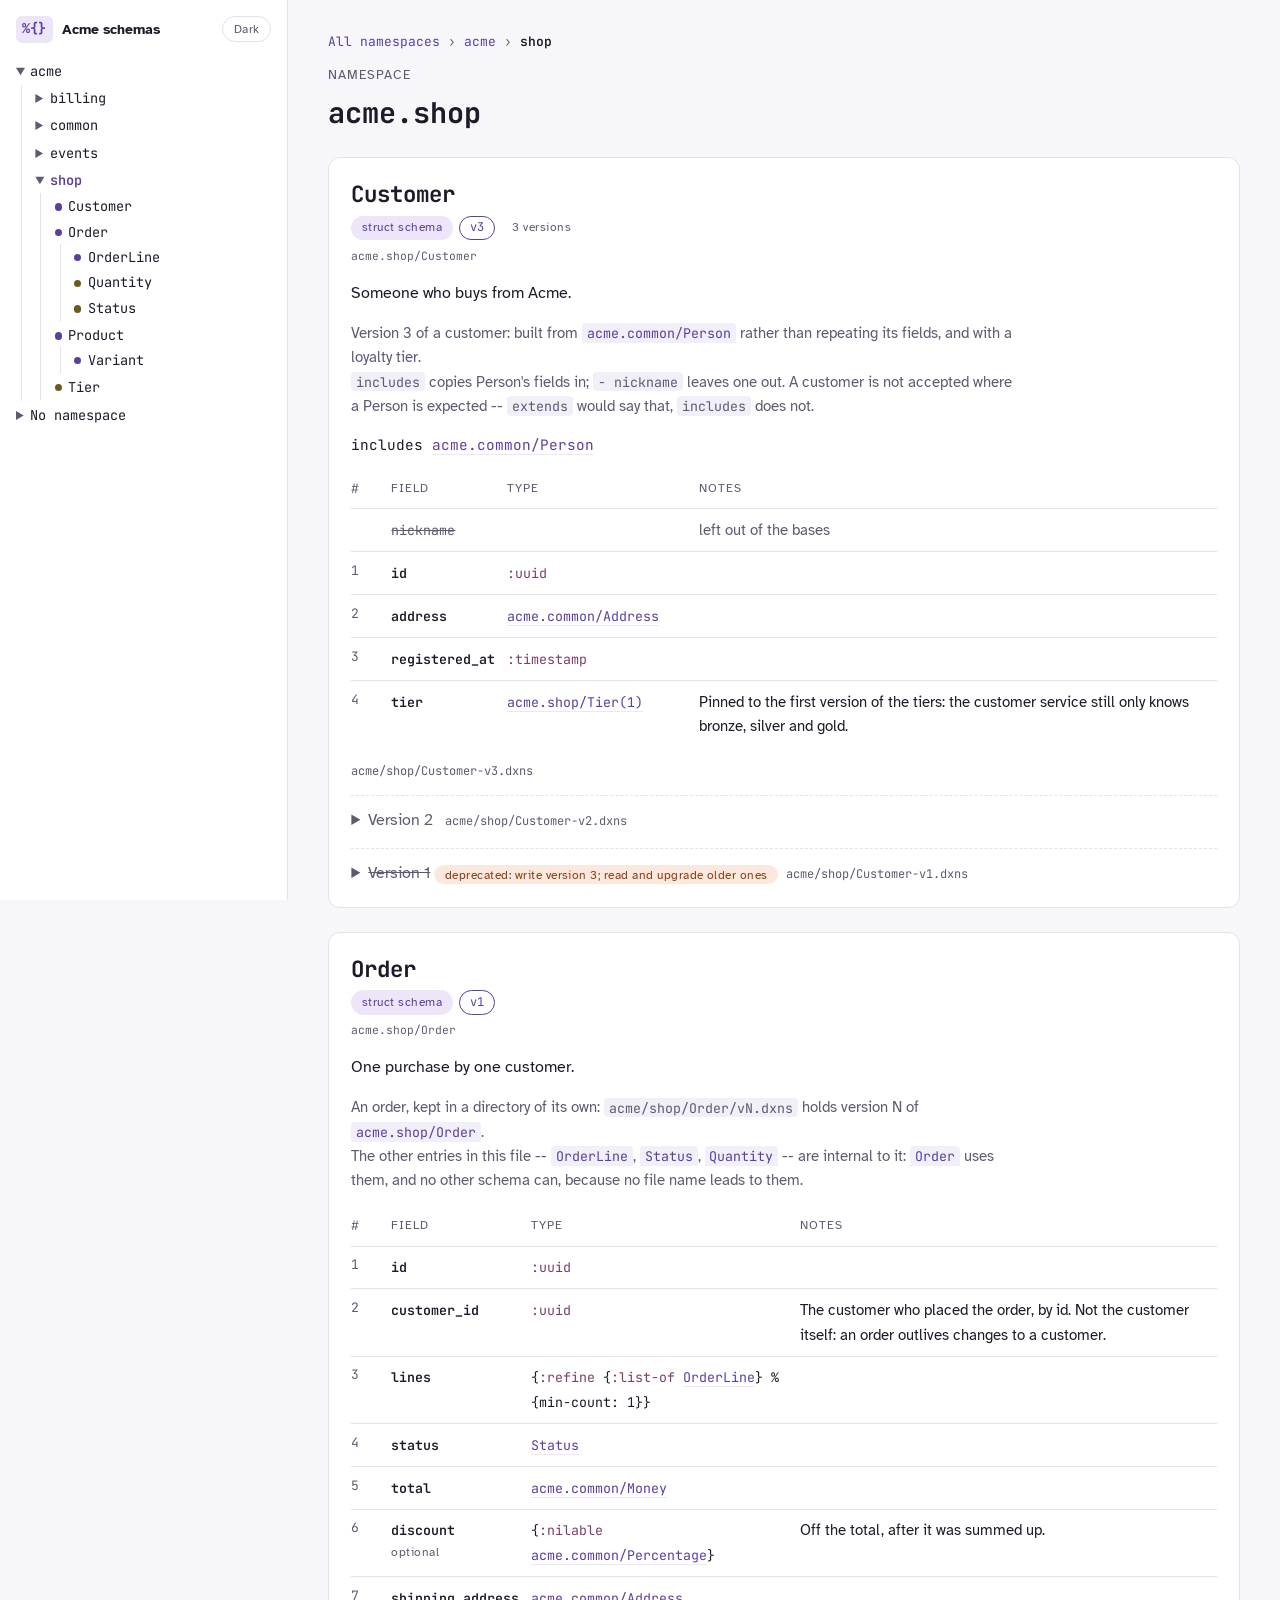
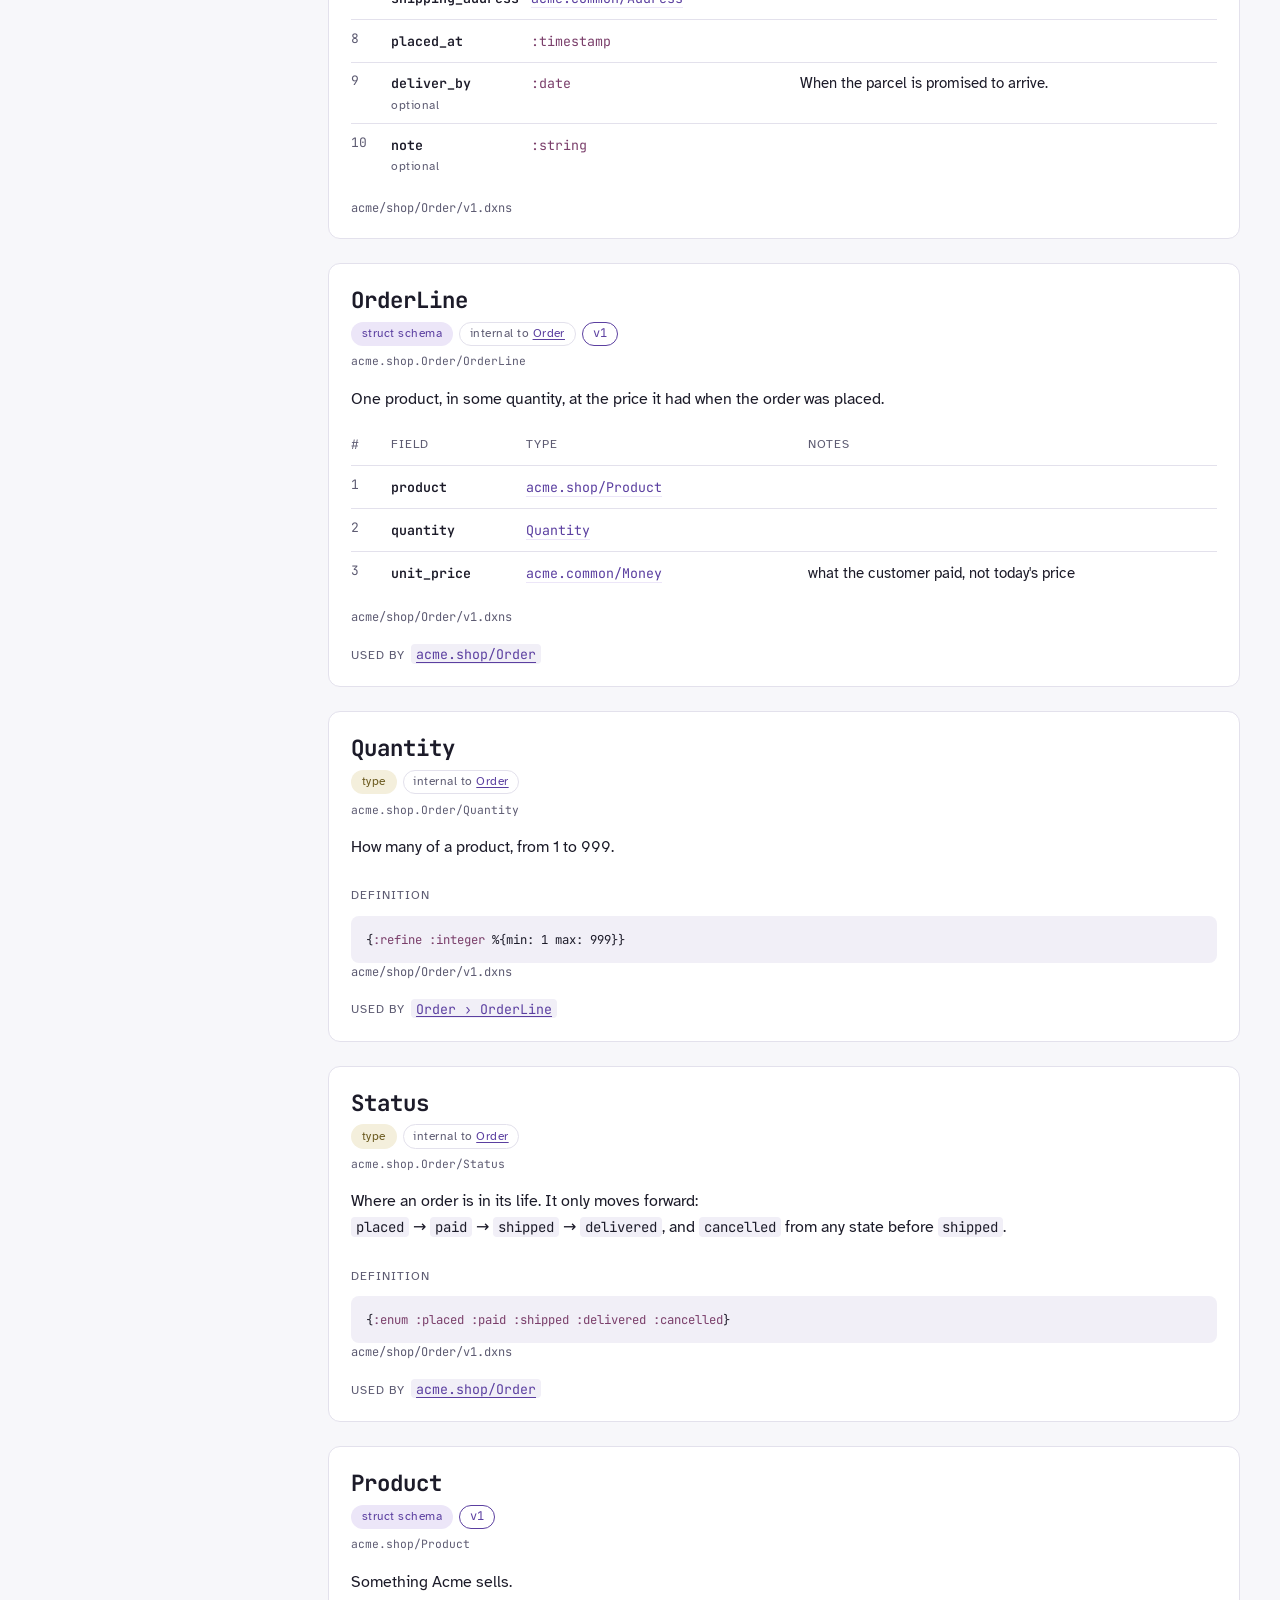
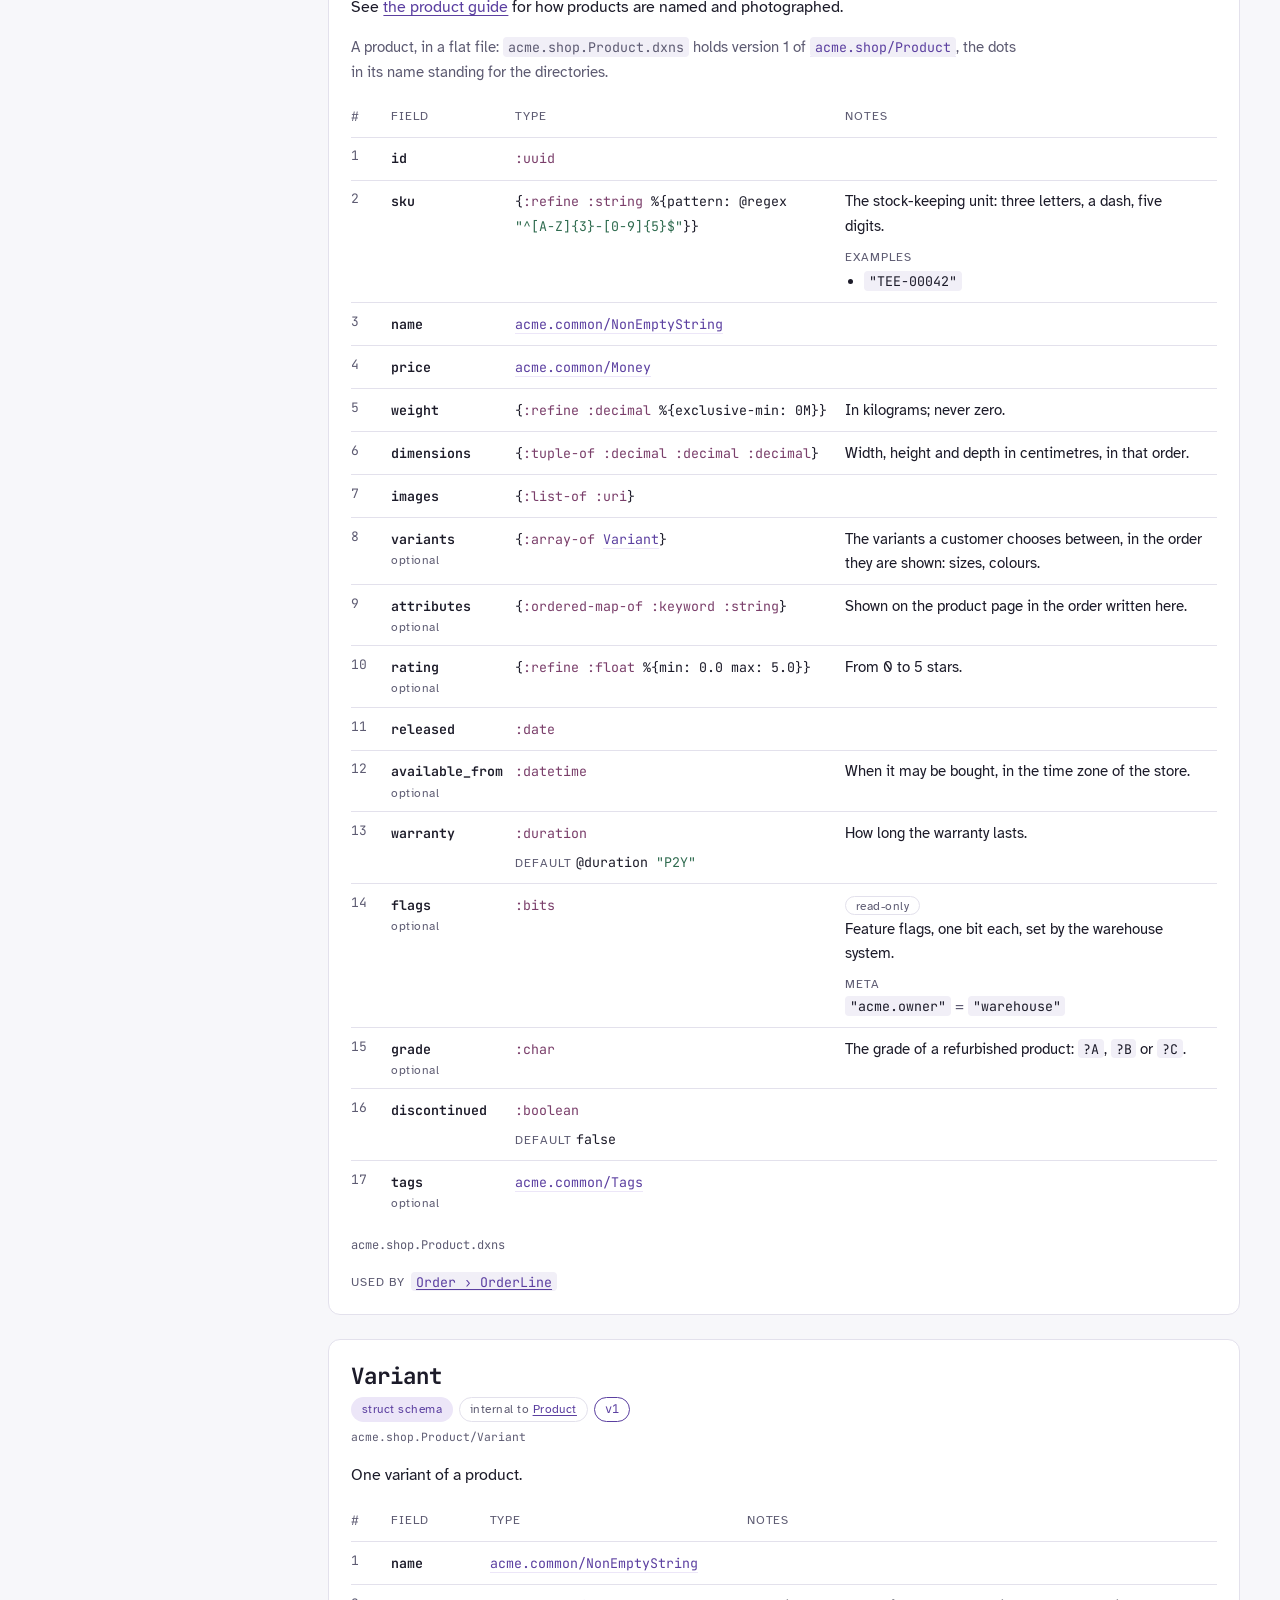
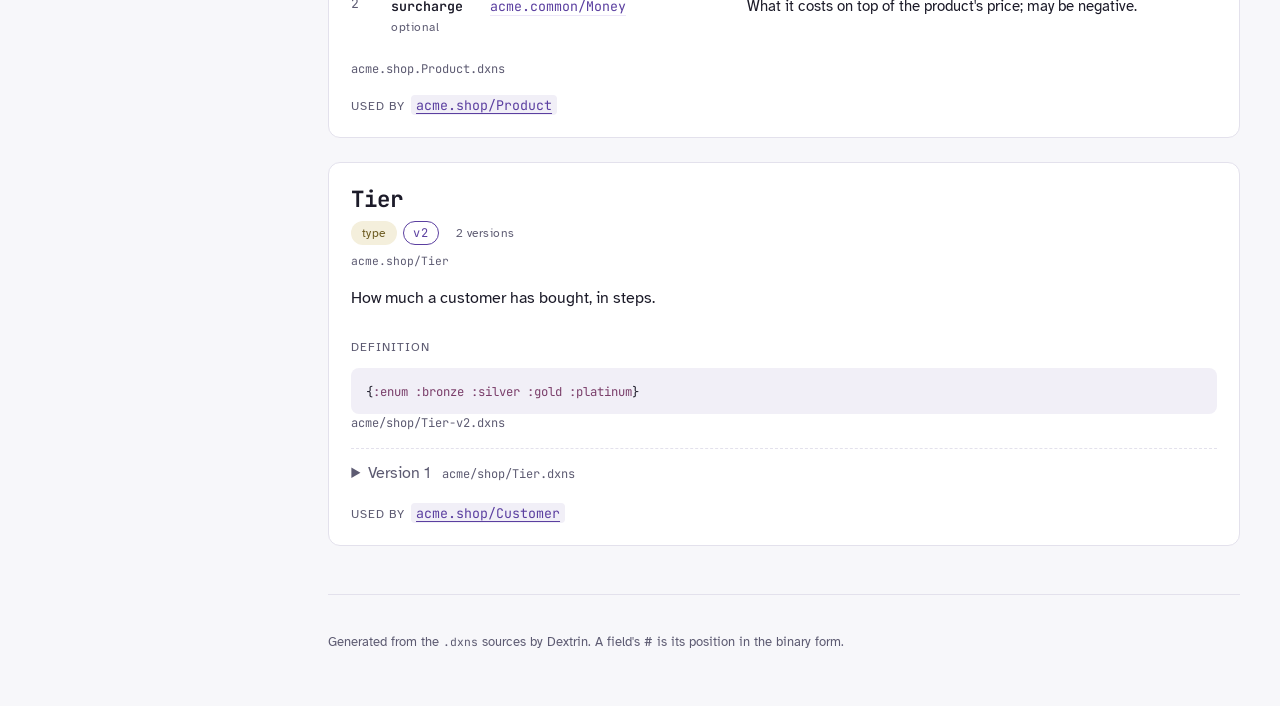
<file: example/doc/acme/shop/index.html>
<!doctype html>
<html lang="en">
<head>
<meta charset="utf-8">
<meta name="viewport" content="width=device-width, initial-scale=1, viewport-fit=cover">
<title>acme.shop · Acme schemas</title>
<link rel="preconnect" href="https://fonts.googleapis.com">
<link rel="preconnect" href="https://fonts.gstatic.com" crossorigin>
<link rel="stylesheet" href="https://fonts.googleapis.com/css2?family=Atkinson+Hyperlegible:ital,wght@0,400;0,700;1,400&family=JetBrains+Mono:wght@400;600&display=swap">
<link rel="stylesheet" href="../../style.css">
<script>try { var t = localStorage.getItem("dextrin-docs-theme"); if (t === "light" || t === "dark") document.documentElement.setAttribute("data-theme", t); } catch (e) {}</script>
</head>
<body>
<div class="layout">
  <nav class="sidebar" aria-label="All namespaces and definitions">
    <div class="sidebar-head">
      <a class="brand" href="../../index.html"><span class="brand-mark" aria-hidden="true">%{}</span>Acme schemas</a>
      <button class="theme-toggle" type="button" id="theme-toggle" aria-label="Switch between light and dark">Dark</button>
    </div>
    <details class="sidebar-toggle" open>
      <summary>Browse</summary>
      <ul class="tree"><li><details open><summary><a href="../../acme/index.html">acme</a></summary><ul><li><details><summary><a href="../../acme/billing/index.html">billing</a></summary><ul><li class="def-leaf"><a href="../../acme/billing/index.html#Card"><span class="dot dot-shape" aria-hidden="true"></span>Card</a></li><li class="def-leaf"><a href="../../acme/billing/index.html#Invoice"><span class="dot dot-schema" aria-hidden="true"></span>Invoice</a></li><li class="def-leaf"><a href="../../acme/billing/index.html#InvoiceLine"><span class="dot dot-shape" aria-hidden="true"></span>InvoiceLine</a></li><li class="def-leaf"><a href="../../acme/billing/index.html#InvoiceNumber"><span class="dot dot-type" aria-hidden="true"></span>InvoiceNumber</a></li><li class="def-leaf"><a href="../../acme/billing/index.html#InvoicePage"><span class="dot dot-type" aria-hidden="true"></span>InvoicePage</a></li><li class="def-leaf"><a href="../../acme/billing/index.html#Page"><span class="dot dot-type" aria-hidden="true"></span>Page</a></li><li class="def-leaf"><a href="../../acme/billing/index.html#Payment"><span class="dot dot-type" aria-hidden="true"></span>Payment</a></li><li class="def-leaf"><a href="../../acme/billing/index.html#Transfer"><span class="dot dot-shape" aria-hidden="true"></span>Transfer</a></li></ul></details></li><li><details><summary><a href="../../acme/common/index.html">common</a></summary><ul><li class="def-leaf"><a href="../../acme/common/index.html#Address"><span class="dot dot-schema" aria-hidden="true"></span>Address</a></li><li class="def-leaf"><a href="../../acme/common/index.html#CountryCode"><span class="dot dot-type" aria-hidden="true"></span>CountryCode</a></li><li class="def-leaf"><a href="../../acme/common/index.html#CurrencyCode"><span class="dot dot-type" aria-hidden="true"></span>CurrencyCode</a></li><li class="def-leaf"><a href="../../acme/common/index.html#Email"><span class="dot dot-type" aria-hidden="true"></span>Email</a></li><li class="def-leaf"><a href="../../acme/common/index.html#Metadata"><span class="dot dot-type" aria-hidden="true"></span>Metadata</a></li><li class="def-leaf"><a href="../../acme/common/index.html#Money"><span class="dot dot-schema" aria-hidden="true"></span>Money</a></li><li class="def-leaf"><a href="../../acme/common/index.html#NonEmptyString"><span class="dot dot-type" aria-hidden="true"></span>NonEmptyString</a></li><li class="def-leaf"><a href="../../acme/common/index.html#Percentage"><span class="dot dot-type" aria-hidden="true"></span>Percentage</a></li><li class="def-leaf"><a href="../../acme/common/index.html#Person"><span class="dot dot-shape" aria-hidden="true"></span>Person</a></li><li class="def-leaf"><a href="../../acme/common/index.html#PhoneNumber"><span class="dot dot-type" aria-hidden="true"></span>PhoneNumber</a></li><li class="def-leaf"><a href="../../acme/common/index.html#Tags"><span class="dot dot-type" aria-hidden="true"></span>Tags</a></li></ul></details></li><li><details><summary><a href="../../acme/events/index.html">events</a></summary><ul><li class="def-leaf"><a href="../../acme/events/index.html#CancelReason"><span class="dot dot-type" aria-hidden="true"></span>CancelReason</a></li><li class="def-leaf"><a href="../../acme/events/index.html#CustomerRegistered"><span class="dot dot-shape" aria-hidden="true"></span>CustomerRegistered</a></li><li class="def-leaf"><a href="../../acme/events/index.html#Envelope"><span class="dot dot-schema" aria-hidden="true"></span>Envelope</a></li><li class="def-leaf"><a href="../../acme/events/index.html#EventTag"><span class="dot dot-type" aria-hidden="true"></span>EventTag</a></li><li class="def-leaf"><a href="../../acme/events/index.html#EventType"><span class="dot dot-type" aria-hidden="true"></span>EventType</a></li><li class="def-leaf"><a href="../../acme/events/index.html#OrderCancelled"><span class="dot dot-shape" aria-hidden="true"></span>OrderCancelled</a></li><li class="def-leaf"><a href="../../acme/events/index.html#OrderPlaced"><span class="dot dot-shape" aria-hidden="true"></span>OrderPlaced</a></li></ul></details></li><li><details open><summary><a href="../../acme/shop/index.html" aria-current="page">shop</a></summary><ul><li class="def-leaf"><a href="../../acme/shop/index.html#Customer"><span class="dot dot-schema" aria-hidden="true"></span>Customer</a></li><li class="def-leaf"><a href="../../acme/shop/index.html#Order"><span class="dot dot-schema" aria-hidden="true"></span>Order</a><ul><li class="def-leaf"><a href="../../acme/shop/index.html#Order.OrderLine"><span class="dot dot-schema" aria-hidden="true"></span>OrderLine</a></li><li class="def-leaf"><a href="../../acme/shop/index.html#Order.Quantity"><span class="dot dot-type" aria-hidden="true"></span>Quantity</a></li><li class="def-leaf"><a href="../../acme/shop/index.html#Order.Status"><span class="dot dot-type" aria-hidden="true"></span>Status</a></li></ul></li><li class="def-leaf"><a href="../../acme/shop/index.html#Product"><span class="dot dot-schema" aria-hidden="true"></span>Product</a><ul><li class="def-leaf"><a href="../../acme/shop/index.html#Product.Variant"><span class="dot dot-schema" aria-hidden="true"></span>Variant</a></li></ul></li><li class="def-leaf"><a href="../../acme/shop/index.html#Tier"><span class="dot dot-type" aria-hidden="true"></span>Tier</a></li></ul></details></li></ul></details></li><li><details><summary><a href="../../index.html">No namespace</a></summary><ul><li class="def-leaf"><a href="../../index.html#HealthCheck"><span class="dot dot-schema" aria-hidden="true"></span>HealthCheck</a></li></ul></details></li></ul>
    </details>
  </nav>
  <main class="main">
    <div class="page">
  <header class="intro">
    <p class="crumbs"><a href="../../index.html">All namespaces</a> › <a href="../../acme/index.html">acme</a> › <b>shop</b></p>
    <p class="eyebrow">Namespace</p>
    <h1><code>acme.shop</code></h1>
    
    
  </header>
  
  
  <article class="def kind-schema" id="Customer">
  <header class="def-head">
    <h2><a class="self" href="#Customer"><code>Customer</code></a></h2>
    <div class="chips"><span class="chip chip-schema">struct schema</span><span class="chip chip-version" id="Customer-v3">v3</span><span class="chip chip-quiet">3 versions</span></div>
    <p class="full-name"><code>acme.shop/Customer</code></p>
  </header>
  <div class="prose"><p>Someone who buys from Acme.</p></div>
  <div class="prose version-note"><p>Version 3 of a customer: built from <a class="ref" href="../../acme/common/index.html#Person"><code>acme.common/Person</code></a> rather than repeating its fields, and with a loyalty tier.</p>
<p><code>includes</code> copies Person's fields in; <code>- nickname</code> leaves one out. A customer is not accepted where a Person is expected -- <code>extends</code> would say that, <code>includes</code> does not.</p></div>
<p class="bases">includes <a class="ref" href="../../acme/common/index.html#Person">acme.common/Person</a></p>
<div class="table-wrap">
  <table class="fields">
    <thead><tr><th scope="col" class="pos" title="Position in the binary form">#</th><th scope="col">Field</th><th scope="col">Type</th><th scope="col">Notes</th></tr></thead>
    <tbody><tr class="dropped">
  <td class="pos"></td>
  <th scope="row" class="field"><code><s>nickname</s></code></th>
  <td class="type"></td>
  <td class="notes">left out of the bases</td>
</tr>
<tr>
  <td class="pos">1</td>
  <th scope="row" class="field"><code>id</code></th>
  <td class="type"><code><span class="kw">:uuid</span></code></td>
  <td class="notes"></td>
</tr>
<tr>
  <td class="pos">2</td>
  <th scope="row" class="field"><code>address</code></th>
  <td class="type"><code><a class="ref" href="../../acme/common/index.html#Address">acme.common/Address</a></code></td>
  <td class="notes"></td>
</tr>
<tr>
  <td class="pos">3</td>
  <th scope="row" class="field"><code>registered_at</code></th>
  <td class="type"><code><span class="kw">:timestamp</span></code></td>
  <td class="notes"></td>
</tr>
<tr>
  <td class="pos">4</td>
  <th scope="row" class="field"><code>tier</code></th>
  <td class="type"><code><a class="ref" href="../../acme/shop/index.html#Tier-v1">acme.shop/Tier(1)</a></code></td>
  <td class="notes"><p>Pinned to the first version of the tiers: the customer service still only knows bronze, silver and gold.</p></td>
</tr>
</tbody>
  </table>
</div>
<p class="file">acme/shop/Customer-v3.dxns</p>

  <details class="older" id="Customer-v2">
  <summary>Version 2 <span class="file">acme/shop/Customer-v2.dxns</span></summary>
  <div class="prose version-note"><p>The current version of a customer.</p>
<p>Version 2 only appends fields to version 1, so an older reader of the binary form still finds every field it knows in the same position.</p></div>
<div class="table-wrap">
  <table class="fields">
    <thead><tr><th scope="col" class="pos" title="Position in the binary form">#</th><th scope="col">Field</th><th scope="col">Type</th><th scope="col">Notes</th></tr></thead>
    <tbody><tr>
  <td class="pos">1</td>
  <th scope="row" class="field"><code>id</code></th>
  <td class="type"><code><span class="kw">:uuid</span></code></td>
  <td class="notes"></td>
</tr>
<tr>
  <td class="pos">2</td>
  <th scope="row" class="field"><code>name</code></th>
  <td class="type"><code><a class="ref" href="../../acme/common/index.html#NonEmptyString">acme.common/NonEmptyString</a></code></td>
  <td class="notes"></td>
</tr>
<tr>
  <td class="pos">3</td>
  <th scope="row" class="field"><code>email</code></th>
  <td class="type"><code><a class="ref" href="../../acme/common/index.html#Email">acme.common/Email</a></code></td>
  <td class="notes"></td>
</tr>
<tr>
  <td class="pos">4</td>
  <th scope="row" class="field"><code>address</code></th>
  <td class="type"><code><a class="ref" href="../../acme/common/index.html#Address">acme.common/Address</a></code></td>
  <td class="notes"></td>
</tr>
<tr>
  <td class="pos">5</td>
  <th scope="row" class="field"><code>shipping_addresses</code><span class="opt">optional</span></th>
  <td class="type"><code>{<span class="kw">:list-of</span> <a class="ref" href="../../acme/common/index.html#Address">acme.common/Address</a>}</code></td>
  <td class="notes"><p>Where a parcel goes when it is not the main address.</p></td>
</tr>
<tr>
  <td class="pos">6</td>
  <th scope="row" class="field"><code>phone</code><span class="opt">optional</span></th>
  <td class="type"><code><a class="ref" href="../../acme/common/index.html#PhoneNumber">acme.common/PhoneNumber</a></code></td>
  <td class="notes"></td>
</tr>
<tr>
  <td class="pos">7</td>
  <th scope="row" class="field"><code>contact_by</code></th>
  <td class="type"><code>{<span class="kw">:enum</span> <span class="kw">:email</span> <span class="kw">:phone</span> <span class="kw">:post</span>}</code><div class="default"><span class="label">default</span> <code><span class="kw">:email</span></code></div></td>
  <td class="notes"><p>The channel the customer prefers to be reached on.</p></td>
</tr>
<tr>
  <td class="pos">8</td>
  <th scope="row" class="field"><code>registered_at</code></th>
  <td class="type"><code><span class="kw">:timestamp</span></code></td>
  <td class="notes"></td>
</tr>
<tr>
  <td class="pos">9</td>
  <th scope="row" class="field"><code>avatar</code><span class="opt">optional</span></th>
  <td class="type"><code><span class="kw">:bytes</span></code></td>
  <td class="notes"><p>A small picture, at most a few kilobytes.</p></td>
</tr>
<tr>
  <td class="pos">10</td>
  <th scope="row" class="field"><code>tags</code><span class="opt">optional</span></th>
  <td class="type"><code><a class="ref" href="../../acme/common/index.html#Tags">acme.common/Tags</a></code></td>
  <td class="notes"></td>
</tr>
<tr>
  <td class="pos">11</td>
  <th scope="row" class="field"><code>metadata</code><span class="opt">optional</span></th>
  <td class="type"><code><a class="ref" href="../../acme/common/index.html#Metadata">acme.common/Metadata</a></code></td>
  <td class="notes"></td>
</tr>
</tbody>
  </table>
</div>
<p class="file">acme/shop/Customer-v2.dxns</p>

</details>
<details class="older" id="Customer-v1">
  <summary><s>Version 1</s> <span class="chip chip-deprecated" title="write version 3; read and upgrade older ones">deprecated: write version 3; read and upgrade older ones</span><span class="file">acme/shop/Customer-v1.dxns</span></summary>
  <div class="prose version-note"><p>The first version of a customer, as the shop wrote it until 2026.</p>
<p>Kept so that customers written then can still be read: a reader with a materializer upgrades them to version 2.</p></div>
<div class="table-wrap">
  <table class="fields">
    <thead><tr><th scope="col" class="pos" title="Position in the binary form">#</th><th scope="col">Field</th><th scope="col">Type</th><th scope="col">Notes</th></tr></thead>
    <tbody><tr>
  <td class="pos">1</td>
  <th scope="row" class="field"><code>id</code></th>
  <td class="type"><code><span class="kw">:uuid</span></code></td>
  <td class="notes"></td>
</tr>
<tr>
  <td class="pos">2</td>
  <th scope="row" class="field"><code>name</code></th>
  <td class="type"><code><a class="ref" href="../../acme/common/index.html#NonEmptyString">acme.common/NonEmptyString</a></code></td>
  <td class="notes"></td>
</tr>
<tr>
  <td class="pos">3</td>
  <th scope="row" class="field"><code>email</code></th>
  <td class="type"><code><a class="ref" href="../../acme/common/index.html#Email">acme.common/Email</a></code></td>
  <td class="notes"></td>
</tr>
<tr>
  <td class="pos">4</td>
  <th scope="row" class="field"><code>address</code></th>
  <td class="type"><code><a class="ref" href="../../acme/common/index.html#Address">acme.common/Address</a></code></td>
  <td class="notes"></td>
</tr>
</tbody>
  </table>
</div>
<p class="file">acme/shop/Customer-v1.dxns</p>

</details>

  
</article>
<article class="def kind-schema" id="Order">
  <header class="def-head">
    <h2><a class="self" href="#Order"><code>Order</code></a></h2>
    <div class="chips"><span class="chip chip-schema">struct schema</span><span class="chip chip-version" id="Order-v1">v1</span></div>
    <p class="full-name"><code>acme.shop/Order</code></p>
  </header>
  <div class="prose"><p>One purchase by one customer.</p></div>
  <div class="prose version-note"><p>An order, kept in a directory of its own: <code>acme/shop/Order/vN.dxns</code> holds version N of <a class="ref" href="../../acme/shop/index.html#Order"><code>acme.shop/Order</code></a>.</p>
<p>The other entries in this file -- <a class="ref" href="../../acme/shop/index.html#Order.OrderLine"><code>OrderLine</code></a>, <a class="ref" href="../../acme/shop/index.html#Order.Status"><code>Status</code></a>, <a class="ref" href="../../acme/shop/index.html#Order.Quantity"><code>Quantity</code></a> -- are internal to it: <a class="ref" href="../../acme/shop/index.html#Order"><code>Order</code></a> uses them, and no other schema can, because no file name leads to them.</p></div>
<div class="table-wrap">
  <table class="fields">
    <thead><tr><th scope="col" class="pos" title="Position in the binary form">#</th><th scope="col">Field</th><th scope="col">Type</th><th scope="col">Notes</th></tr></thead>
    <tbody><tr>
  <td class="pos">1</td>
  <th scope="row" class="field"><code>id</code></th>
  <td class="type"><code><span class="kw">:uuid</span></code></td>
  <td class="notes"></td>
</tr>
<tr>
  <td class="pos">2</td>
  <th scope="row" class="field"><code>customer_id</code></th>
  <td class="type"><code><span class="kw">:uuid</span></code></td>
  <td class="notes"><p>The customer who placed the order, by id. Not the customer itself: an order outlives changes to a customer.</p></td>
</tr>
<tr>
  <td class="pos">3</td>
  <th scope="row" class="field"><code>lines</code></th>
  <td class="type"><code>{<span class="kw">:refine</span> {<span class="kw">:list-of</span> <a class="ref" href="../../acme/shop/index.html#Order.OrderLine">OrderLine</a>} %{min-count: 1}}</code></td>
  <td class="notes"></td>
</tr>
<tr>
  <td class="pos">4</td>
  <th scope="row" class="field"><code>status</code></th>
  <td class="type"><code><a class="ref" href="../../acme/shop/index.html#Order.Status">Status</a></code></td>
  <td class="notes"></td>
</tr>
<tr>
  <td class="pos">5</td>
  <th scope="row" class="field"><code>total</code></th>
  <td class="type"><code><a class="ref" href="../../acme/common/index.html#Money">acme.common/Money</a></code></td>
  <td class="notes"></td>
</tr>
<tr>
  <td class="pos">6</td>
  <th scope="row" class="field"><code>discount</code><span class="opt">optional</span></th>
  <td class="type"><code>{<span class="kw">:nilable</span> <a class="ref" href="../../acme/common/index.html#Percentage">acme.common/Percentage</a>}</code></td>
  <td class="notes"><p>Off the total, after it was summed up.</p></td>
</tr>
<tr>
  <td class="pos">7</td>
  <th scope="row" class="field"><code>shipping_address</code></th>
  <td class="type"><code><a class="ref" href="../../acme/common/index.html#Address">acme.common/Address</a></code></td>
  <td class="notes"></td>
</tr>
<tr>
  <td class="pos">8</td>
  <th scope="row" class="field"><code>placed_at</code></th>
  <td class="type"><code><span class="kw">:timestamp</span></code></td>
  <td class="notes"></td>
</tr>
<tr>
  <td class="pos">9</td>
  <th scope="row" class="field"><code>deliver_by</code><span class="opt">optional</span></th>
  <td class="type"><code><span class="kw">:date</span></code></td>
  <td class="notes"><p>When the parcel is promised to arrive.</p></td>
</tr>
<tr>
  <td class="pos">10</td>
  <th scope="row" class="field"><code>note</code><span class="opt">optional</span></th>
  <td class="type"><code><span class="kw">:string</span></code></td>
  <td class="notes"></td>
</tr>
</tbody>
  </table>
</div>
<p class="file">acme/shop/Order/v1.dxns</p>

  
  
</article>
<article class="def kind-schema" id="Order.OrderLine">
  <header class="def-head">
    <h2><a class="self" href="#Order.OrderLine"><code>OrderLine</code></a></h2>
    <div class="chips"><span class="chip chip-schema">struct schema</span><span class="chip chip-internal">internal to <a href="../../acme/shop/index.html#Order">Order</a></span><span class="chip chip-version" id="Order.OrderLine-v1">v1</span></div>
    <p class="full-name"><code>acme.shop.Order/OrderLine</code></p>
  </header>
  <div class="prose"><p>One product, in some quantity, at the price it had when the order was placed.</p></div>
  
<div class="table-wrap">
  <table class="fields">
    <thead><tr><th scope="col" class="pos" title="Position in the binary form">#</th><th scope="col">Field</th><th scope="col">Type</th><th scope="col">Notes</th></tr></thead>
    <tbody><tr>
  <td class="pos">1</td>
  <th scope="row" class="field"><code>product</code></th>
  <td class="type"><code><a class="ref" href="../../acme/shop/index.html#Product">acme.shop/Product</a></code></td>
  <td class="notes"></td>
</tr>
<tr>
  <td class="pos">2</td>
  <th scope="row" class="field"><code>quantity</code></th>
  <td class="type"><code><a class="ref" href="../../acme/shop/index.html#Order.Quantity">Quantity</a></code></td>
  <td class="notes"></td>
</tr>
<tr>
  <td class="pos">3</td>
  <th scope="row" class="field"><code>unit_price</code></th>
  <td class="type"><code><a class="ref" href="../../acme/common/index.html#Money">acme.common/Money</a></code></td>
  <td class="notes"><p>what the customer paid, not today's price</p></td>
</tr>
</tbody>
  </table>
</div>
<p class="file">acme/shop/Order/v1.dxns</p>

  
  <p class="used-by"><span class="label">Used by</span> <a href="../../acme/shop/index.html#Order"><code>acme.shop/Order</code></a></p>
</article>
<article class="def kind-type" id="Order.Quantity">
  <header class="def-head">
    <h2><a class="self" href="#Order.Quantity"><code>Quantity</code></a></h2>
    <div class="chips"><span class="chip chip-type">type</span><span class="chip chip-internal">internal to <a href="../../acme/shop/index.html#Order">Order</a></span></div>
    <p class="full-name"><code>acme.shop.Order/Quantity</code></p>
  </header>
  <div class="prose"><p>How many of a product, from 1 to 999.</p></div>
  <div class="type-def">
  <p class="label">Definition</p>
  <pre class="expr"><code>{<span class="kw">:refine</span> <span class="kw">:integer</span> %{min: 1 max: 999}}</code></pre>
  <p class="file">acme/shop/Order/v1.dxns</p>
</div>

  
  <p class="used-by"><span class="label">Used by</span> <a href="../../acme/shop/index.html#Order.OrderLine"><code>Order › OrderLine</code></a></p>
</article>
<article class="def kind-type" id="Order.Status">
  <header class="def-head">
    <h2><a class="self" href="#Order.Status"><code>Status</code></a></h2>
    <div class="chips"><span class="chip chip-type">type</span><span class="chip chip-internal">internal to <a href="../../acme/shop/index.html#Order">Order</a></span></div>
    <p class="full-name"><code>acme.shop.Order/Status</code></p>
  </header>
  <div class="prose"><p>Where an order is in its life. It only moves forward:</p>
<p><code>placed</code> → <code>paid</code> → <code>shipped</code> → <code>delivered</code>, and <code>cancelled</code> from any state before <code>shipped</code>.</p></div>
  <div class="type-def">
  <p class="label">Definition</p>
  <pre class="expr"><code>{<span class="kw">:enum</span> <span class="kw">:placed</span> <span class="kw">:paid</span> <span class="kw">:shipped</span> <span class="kw">:delivered</span> <span class="kw">:cancelled</span>}</code></pre>
  <p class="file">acme/shop/Order/v1.dxns</p>
</div>

  
  <p class="used-by"><span class="label">Used by</span> <a href="../../acme/shop/index.html#Order"><code>acme.shop/Order</code></a></p>
</article>
<article class="def kind-schema" id="Product">
  <header class="def-head">
    <h2><a class="self" href="#Product"><code>Product</code></a></h2>
    <div class="chips"><span class="chip chip-schema">struct schema</span><span class="chip chip-version" id="Product-v1">v1</span></div>
    <p class="full-name"><code>acme.shop/Product</code></p>
  </header>
  <div class="prose"><p>Something Acme sells.</p>
<p>See <a href="https://example.com/acme/products">the product guide</a> for how products are named and photographed.</p></div>
  <div class="prose version-note"><p>A product, in a flat file: <code>acme.shop.Product.dxns</code> holds version 1 of <a class="ref" href="../../acme/shop/index.html#Product"><code>acme.shop/Product</code></a>, the dots in its name standing for the directories.</p></div>
<div class="table-wrap">
  <table class="fields">
    <thead><tr><th scope="col" class="pos" title="Position in the binary form">#</th><th scope="col">Field</th><th scope="col">Type</th><th scope="col">Notes</th></tr></thead>
    <tbody><tr>
  <td class="pos">1</td>
  <th scope="row" class="field"><code>id</code></th>
  <td class="type"><code><span class="kw">:uuid</span></code></td>
  <td class="notes"></td>
</tr>
<tr>
  <td class="pos">2</td>
  <th scope="row" class="field"><code>sku</code></th>
  <td class="type"><code>{<span class="kw">:refine</span> <span class="kw">:string</span> %{pattern: @regex <span class="str">&quot;^[A-Z]{3}-[0-9]{5}$&quot;</span>}}</code></td>
  <td class="notes"><p>The stock-keeping unit: three letters, a dash, five digits.</p><div class="examples"><p class="label">Examples</p><ul><li><code>&quot;TEE-00042&quot;</code></li></ul></div></td>
</tr>
<tr>
  <td class="pos">3</td>
  <th scope="row" class="field"><code>name</code></th>
  <td class="type"><code><a class="ref" href="../../acme/common/index.html#NonEmptyString">acme.common/NonEmptyString</a></code></td>
  <td class="notes"></td>
</tr>
<tr>
  <td class="pos">4</td>
  <th scope="row" class="field"><code>price</code></th>
  <td class="type"><code><a class="ref" href="../../acme/common/index.html#Money">acme.common/Money</a></code></td>
  <td class="notes"></td>
</tr>
<tr>
  <td class="pos">5</td>
  <th scope="row" class="field"><code>weight</code></th>
  <td class="type"><code>{<span class="kw">:refine</span> <span class="kw">:decimal</span> %{exclusive-min: 0M}}</code></td>
  <td class="notes"><p>In kilograms; never zero.</p></td>
</tr>
<tr>
  <td class="pos">6</td>
  <th scope="row" class="field"><code>dimensions</code></th>
  <td class="type"><code>{<span class="kw">:tuple-of</span> <span class="kw">:decimal</span> <span class="kw">:decimal</span> <span class="kw">:decimal</span>}</code></td>
  <td class="notes"><p>Width, height and depth in centimetres, in that order.</p></td>
</tr>
<tr>
  <td class="pos">7</td>
  <th scope="row" class="field"><code>images</code></th>
  <td class="type"><code>{<span class="kw">:list-of</span> <span class="kw">:uri</span>}</code></td>
  <td class="notes"></td>
</tr>
<tr>
  <td class="pos">8</td>
  <th scope="row" class="field"><code>variants</code><span class="opt">optional</span></th>
  <td class="type"><code>{<span class="kw">:array-of</span> <a class="ref" href="../../acme/shop/index.html#Product.Variant">Variant</a>}</code></td>
  <td class="notes"><p>The variants a customer chooses between, in the order they are shown: sizes, colours.</p></td>
</tr>
<tr>
  <td class="pos">9</td>
  <th scope="row" class="field"><code>attributes</code><span class="opt">optional</span></th>
  <td class="type"><code>{<span class="kw">:ordered-map-of</span> <span class="kw">:keyword</span> <span class="kw">:string</span>}</code></td>
  <td class="notes"><p>Shown on the product page in the order written here.</p></td>
</tr>
<tr>
  <td class="pos">10</td>
  <th scope="row" class="field"><code>rating</code><span class="opt">optional</span></th>
  <td class="type"><code>{<span class="kw">:refine</span> <span class="kw">:float</span> %{min: 0.0 max: 5.0}}</code></td>
  <td class="notes"><p>From 0 to 5 stars.</p></td>
</tr>
<tr>
  <td class="pos">11</td>
  <th scope="row" class="field"><code>released</code></th>
  <td class="type"><code><span class="kw">:date</span></code></td>
  <td class="notes"></td>
</tr>
<tr>
  <td class="pos">12</td>
  <th scope="row" class="field"><code>available_from</code><span class="opt">optional</span></th>
  <td class="type"><code><span class="kw">:datetime</span></code></td>
  <td class="notes"><p>When it may be bought, in the time zone of the store.</p></td>
</tr>
<tr>
  <td class="pos">13</td>
  <th scope="row" class="field"><code>warranty</code></th>
  <td class="type"><code><span class="kw">:duration</span></code><div class="default"><span class="label">default</span> <code>@duration <span class="str">&quot;P2Y&quot;</span></code></div></td>
  <td class="notes"><p>How long the warranty lasts.</p></td>
</tr>
<tr>
  <td class="pos">14</td>
  <th scope="row" class="field"><code>flags</code><span class="opt">optional</span></th>
  <td class="type"><code><span class="kw">:bits</span></code></td>
  <td class="notes"><span class="chip chip-read-only">read-only</span><p>Feature flags, one bit each, set by the warehouse system.</p><dl class="meta"><p class="label">Meta</p><dt><code>&quot;acme.owner&quot;</code></dt><dd><code>&quot;warehouse&quot;</code></dd></dl></td>
</tr>
<tr>
  <td class="pos">15</td>
  <th scope="row" class="field"><code>grade</code><span class="opt">optional</span></th>
  <td class="type"><code><span class="kw">:char</span></code></td>
  <td class="notes"><p>The grade of a refurbished product: <code>?A</code>, <code>?B</code> or <code>?C</code>.</p></td>
</tr>
<tr>
  <td class="pos">16</td>
  <th scope="row" class="field"><code>discontinued</code></th>
  <td class="type"><code><span class="kw">:boolean</span></code><div class="default"><span class="label">default</span> <code>false</code></div></td>
  <td class="notes"></td>
</tr>
<tr>
  <td class="pos">17</td>
  <th scope="row" class="field"><code>tags</code><span class="opt">optional</span></th>
  <td class="type"><code><a class="ref" href="../../acme/common/index.html#Tags">acme.common/Tags</a></code></td>
  <td class="notes"></td>
</tr>
</tbody>
  </table>
</div>
<p class="file">acme.shop.Product.dxns</p>

  
  <p class="used-by"><span class="label">Used by</span> <a href="../../acme/shop/index.html#Order.OrderLine"><code>Order › OrderLine</code></a></p>
</article>
<article class="def kind-schema" id="Product.Variant">
  <header class="def-head">
    <h2><a class="self" href="#Product.Variant"><code>Variant</code></a></h2>
    <div class="chips"><span class="chip chip-schema">struct schema</span><span class="chip chip-internal">internal to <a href="../../acme/shop/index.html#Product">Product</a></span><span class="chip chip-version" id="Product.Variant-v1">v1</span></div>
    <p class="full-name"><code>acme.shop.Product/Variant</code></p>
  </header>
  <div class="prose"><p>One variant of a product.</p></div>
  
<div class="table-wrap">
  <table class="fields">
    <thead><tr><th scope="col" class="pos" title="Position in the binary form">#</th><th scope="col">Field</th><th scope="col">Type</th><th scope="col">Notes</th></tr></thead>
    <tbody><tr>
  <td class="pos">1</td>
  <th scope="row" class="field"><code>name</code></th>
  <td class="type"><code><a class="ref" href="../../acme/common/index.html#NonEmptyString">acme.common/NonEmptyString</a></code></td>
  <td class="notes"></td>
</tr>
<tr>
  <td class="pos">2</td>
  <th scope="row" class="field"><code>surcharge</code><span class="opt">optional</span></th>
  <td class="type"><code><a class="ref" href="../../acme/common/index.html#Money">acme.common/Money</a></code></td>
  <td class="notes"><p>What it costs on top of the product's price; may be negative.</p></td>
</tr>
</tbody>
  </table>
</div>
<p class="file">acme.shop.Product.dxns</p>

  
  <p class="used-by"><span class="label">Used by</span> <a href="../../acme/shop/index.html#Product"><code>acme.shop/Product</code></a></p>
</article>
<article class="def kind-type" id="Tier">
  <header class="def-head">
    <h2><a class="self" href="#Tier"><code>Tier</code></a></h2>
    <div class="chips"><span class="chip chip-type">type</span><span class="chip chip-version" id="Tier-v2">v2</span><span class="chip chip-quiet">2 versions</span></div>
    <p class="full-name"><code>acme.shop/Tier</code></p>
  </header>
  <div class="prose"><p>How much a customer has bought, in steps.</p></div>
  <div class="type-def">
  <p class="label">Definition</p>
  <pre class="expr"><code>{<span class="kw">:enum</span> <span class="kw">:bronze</span> <span class="kw">:silver</span> <span class="kw">:gold</span> <span class="kw">:platinum</span>}</code></pre>
  <p class="file">acme/shop/Tier-v2.dxns</p>
</div>

  <details class="older" id="Tier-v1">
  <summary>Version 1 <span class="file">acme/shop/Tier.dxns</span></summary>
  <div class="type-def">
  <p class="label">Definition</p>
  <pre class="expr"><code>{<span class="kw">:enum</span> <span class="kw">:bronze</span> <span class="kw">:silver</span> <span class="kw">:gold</span>}</code></pre>
  <p class="file">acme/shop/Tier.dxns</p>
</div>

</details>

  <p class="used-by"><span class="label">Used by</span> <a href="../../acme/shop/index.html#Customer"><code>acme.shop/Customer</code></a></p>
</article>

</div>

    <footer class="site-foot"><p>Generated from the <code>.dxns</code> sources by Dextrin. A field's # is its position in the binary form.</p></footer>
  </main>
</div>
<script>(function () {
  var root = document.documentElement, button = document.getElementById("theme-toggle");
  function current() {
    var t = root.getAttribute("data-theme");
    if (t) return t;
    return window.matchMedia && matchMedia("(prefers-color-scheme: dark)").matches ? "dark" : "light";
  }
  function label() {
    var next = current() === "dark" ? "light" : "dark";
    button.textContent = next === "dark" ? "Dark" : "Light";
    button.setAttribute("aria-label", "Switch to " + next);
  }
  button.addEventListener("click", function () {
    var next = current() === "dark" ? "light" : "dark";
    root.setAttribute("data-theme", next);
    try { localStorage.setItem("dextrin-docs-theme", next); } catch (e) {}
    label();
  });
  label();
})();
</script>
</body>
</html>
</file>
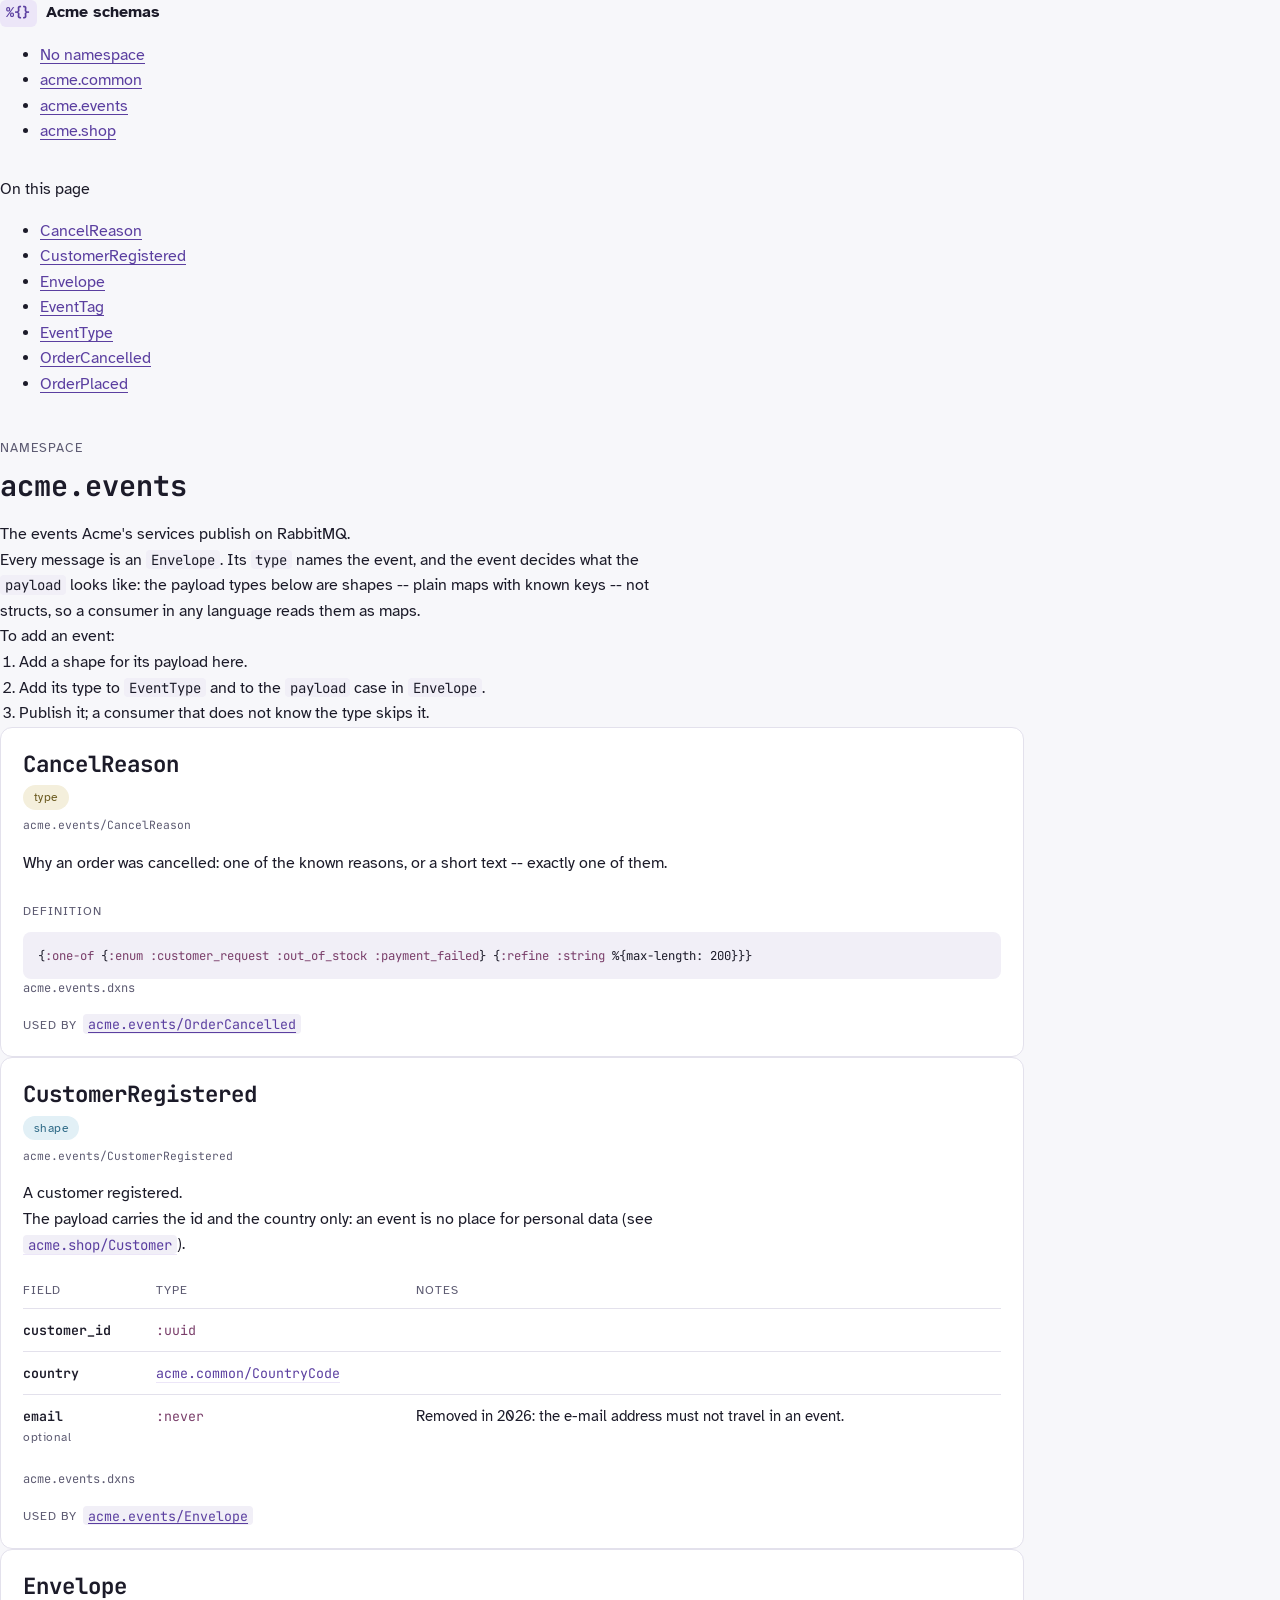
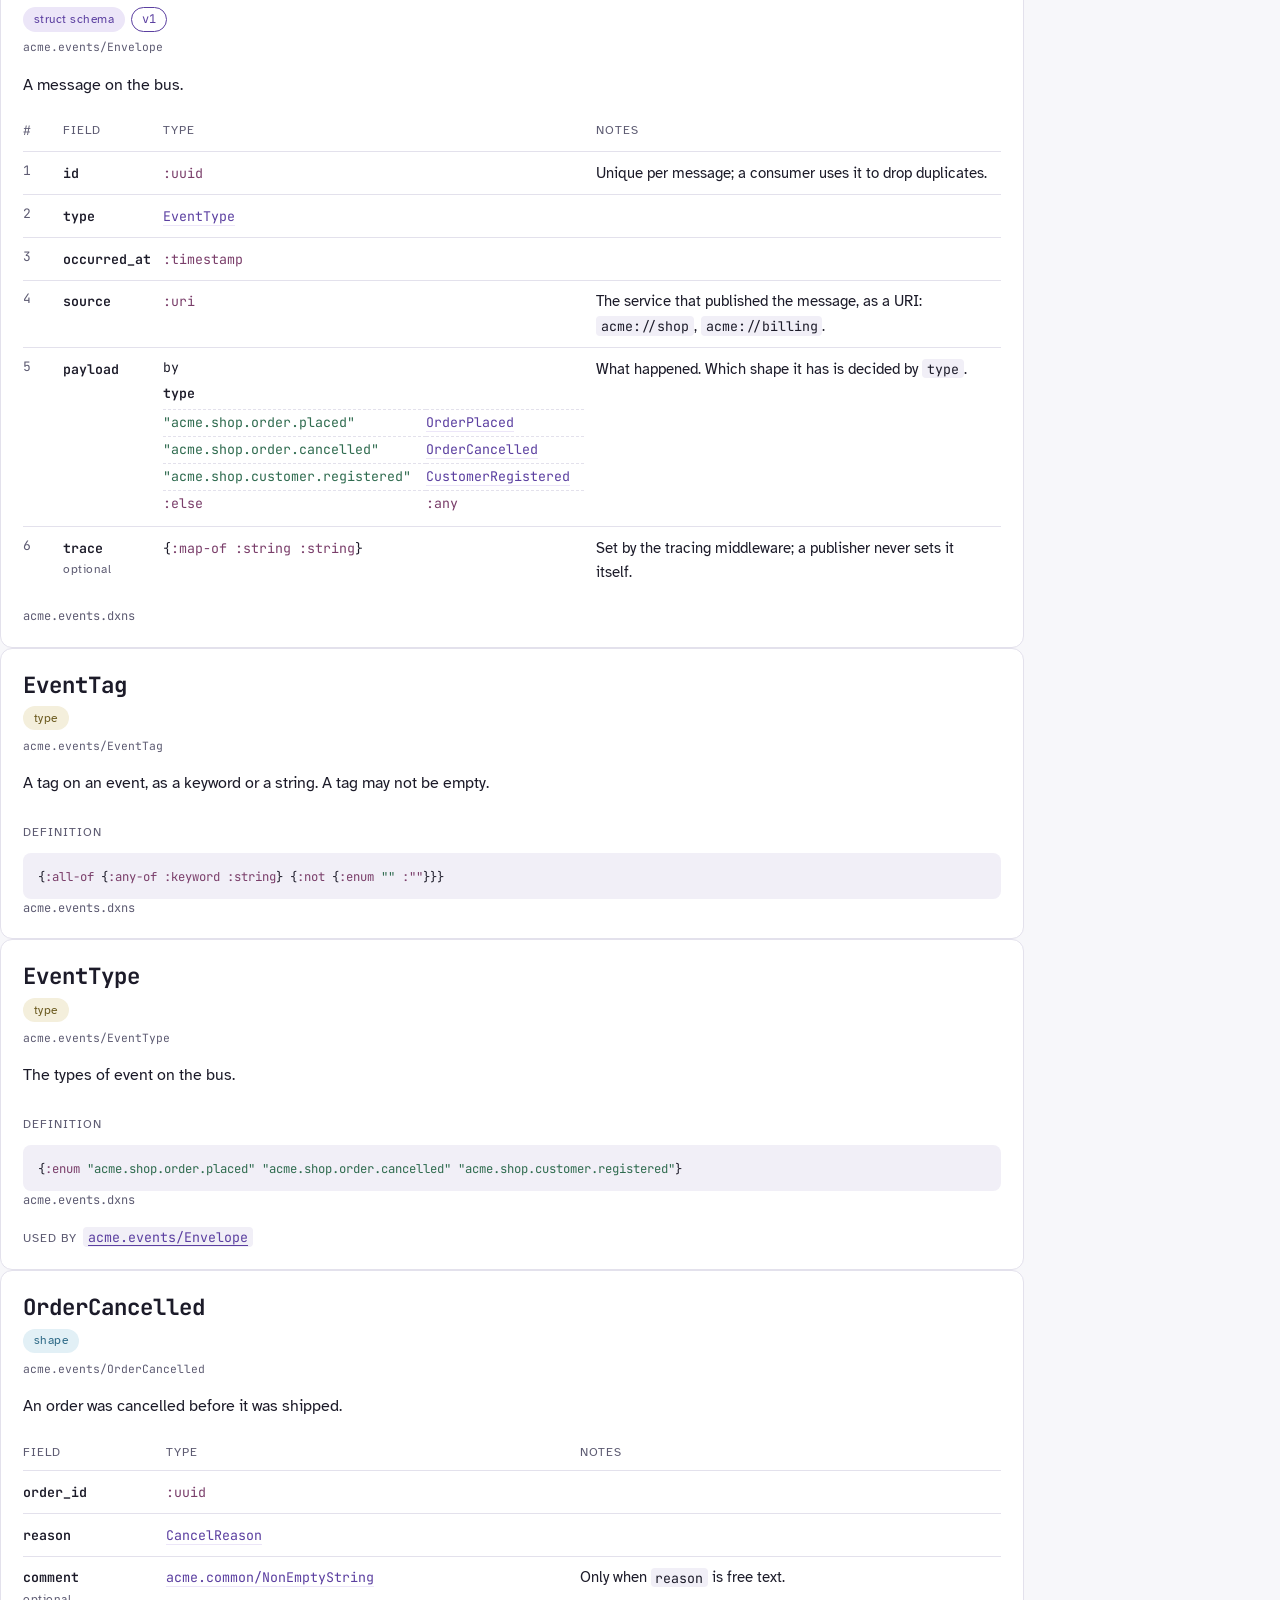
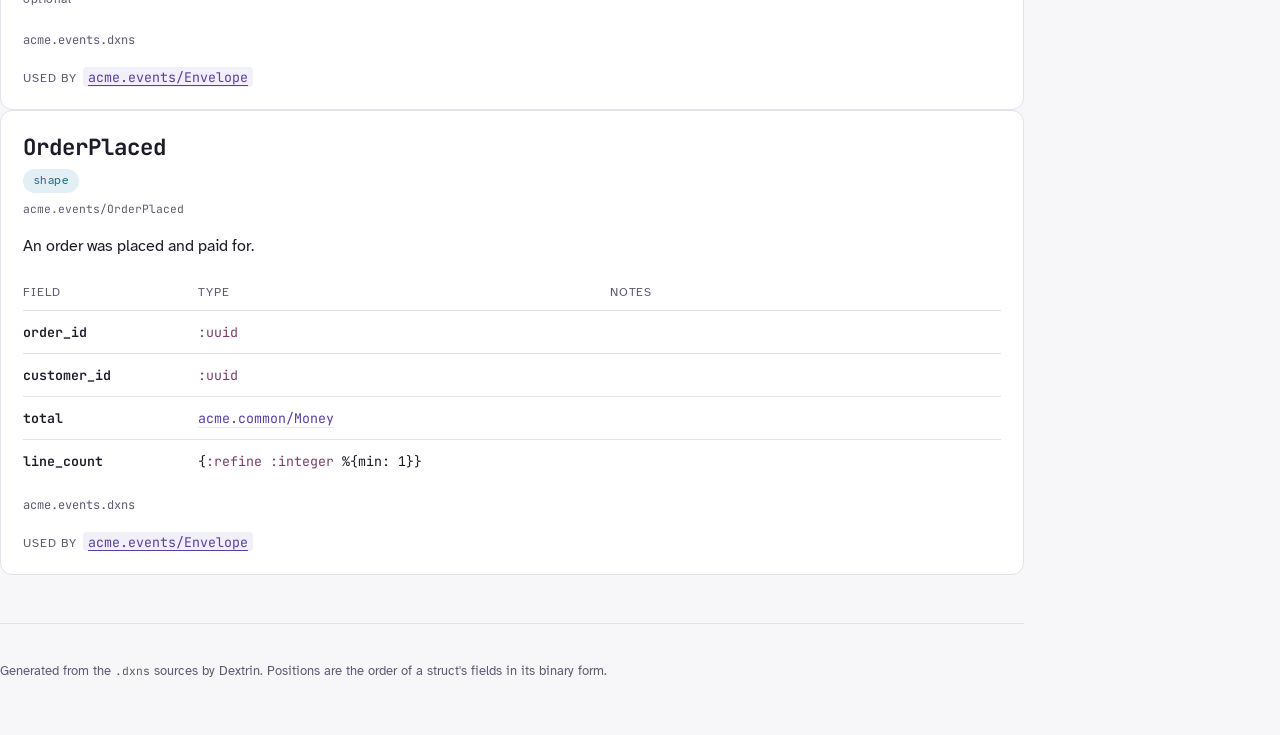
<file: example/doc/acme.events.html>
<!doctype html>
<html lang="en">
<head>
<meta charset="utf-8">
<meta name="viewport" content="width=device-width, initial-scale=1, viewport-fit=cover">
<meta name="claude:viewport-fit-sides" content="cover">
<title>acme.events · Acme schemas</title>
<link rel="preconnect" href="https://fonts.googleapis.com">
<link rel="preconnect" href="https://fonts.gstatic.com" crossorigin>
<link rel="stylesheet" href="https://fonts.googleapis.com/css2?family=Atkinson+Hyperlegible:ital,wght@0,400;0,700;1,400&family=JetBrains+Mono:wght@400;600&display=swap">
<link rel="stylesheet" href="style.css">
</head>
<body>
<header class="site">
  <div class="site-inner">
    <a class="brand" href="index.html"><span class="brand-mark" aria-hidden="true">%{}</span>Acme schemas</a>
    <nav aria-label="Namespaces"><ul><li><a href="global.html">No namespace</a></li><li><a href="acme.common.html">acme.common</a></li><li><a href="acme.events.html" aria-current="page">acme.events</a></li><li><a href="acme.shop.html">acme.shop</a></li></ul></nav>
  </div>
</header>
<main>
<div class="page with-toc">
  <aside class="toc" aria-label="On this page">
    <p class="toc-title">On this page</p>
    <ul><li><a href="#CancelReason">CancelReason</a></li><li><a href="#CustomerRegistered">CustomerRegistered</a></li><li><a href="#Envelope">Envelope</a></li><li><a href="#EventTag">EventTag</a></li><li><a href="#EventType">EventType</a></li><li><a href="#OrderCancelled">OrderCancelled</a></li><li><a href="#OrderPlaced">OrderPlaced</a></li></ul>
  </aside>
  <div class="content">
    <section class="intro">
      <p class="eyebrow">Namespace</p>
      <h1><code>acme.events</code></h1>
      <div class="prose"><p>The events Acme's services publish on RabbitMQ.</p>
<p>Every message is an <code>Envelope</code>. Its <code>type</code> names the event, and the event decides what the <code>payload</code> looks like: the payload types below are shapes -- plain maps with known keys -- not structs, so a consumer in any language reads them as maps.</p>
<p>To add an event:</p>
<ol><li>Add a shape for its payload here.</li><li>Add its type to <code>EventType</code> and to the <code>payload</code> case in <code>Envelope</code>.</li><li>Publish it; a consumer that does not know the type skips it.</li></ol></div>
    </section>
    <article class="def kind-type" id="CancelReason">
  <header class="def-head">
    <h2><a class="self" href="#CancelReason"><code>CancelReason</code></a></h2>
    <div class="chips"><span class="chip chip-type">type</span></div>
    <p class="full-name"><code>acme.events/CancelReason</code></p>
  </header>
  <div class="prose"><p>Why an order was cancelled: one of the known reasons, or a short text -- exactly one of them.</p></div>
  <div class="type-def">
  <p class="label">Definition</p>
  <pre class="expr"><code>{<span class="kw">:one-of</span> {<span class="kw">:enum</span> <span class="kw">:customer_request</span> <span class="kw">:out_of_stock</span> <span class="kw">:payment_failed</span>} {<span class="kw">:refine</span> <span class="kw">:string</span> %{max-length: 200}}}</code></pre>
  <p class="file">acme.events.dxns</p>
</div>

  
  <p class="used-by"><span class="label">Used by</span> <a href="acme.events.html#OrderCancelled"><code>acme.events/OrderCancelled</code></a></p>
</article>
<article class="def kind-shape" id="CustomerRegistered">
  <header class="def-head">
    <h2><a class="self" href="#CustomerRegistered"><code>CustomerRegistered</code></a></h2>
    <div class="chips"><span class="chip chip-shape">shape</span></div>
    <p class="full-name"><code>acme.events/CustomerRegistered</code></p>
  </header>
  <div class="prose"><p>A customer registered.</p>
<p>The payload carries the id and the country only: an event is no place for personal data (see <a class="ref" href="acme.shop.html#Customer"><code>acme.shop/Customer</code></a>).</p></div>
  
<div class="table-wrap">
  <table class="fields">
    <thead><tr><th scope="col">Field</th><th scope="col">Type</th><th scope="col">Notes</th></tr></thead>
    <tbody><tr>
  
  <th scope="row" class="field"><code>customer_id</code></th>
  <td class="type"><code><span class="kw">:uuid</span></code></td>
  <td class="notes"></td>
</tr>
<tr>
  
  <th scope="row" class="field"><code>country</code></th>
  <td class="type"><code><a class="ref" href="acme.common.html#CountryCode">acme.common/CountryCode</a></code></td>
  <td class="notes"></td>
</tr>
<tr>
  
  <th scope="row" class="field"><code>email</code><span class="opt">optional</span></th>
  <td class="type"><code><span class="kw">:never</span></code></td>
  <td class="notes"><p>Removed in 2026: the e-mail address must not travel in an event.</p></td>
</tr>
</tbody>
  </table>
</div>
<p class="file">acme.events.dxns</p>

  
  <p class="used-by"><span class="label">Used by</span> <a href="acme.events.html#Envelope"><code>acme.events/Envelope</code></a></p>
</article>
<article class="def kind-schema" id="Envelope">
  <header class="def-head">
    <h2><a class="self" href="#Envelope"><code>Envelope</code></a></h2>
    <div class="chips"><span class="chip chip-schema">struct schema</span><span class="chip chip-version">v1</span></div>
    <p class="full-name"><code>acme.events/Envelope</code></p>
  </header>
  <div class="prose"><p>A message on the bus.</p></div>
  
<div class="table-wrap">
  <table class="fields">
    <thead><tr><th scope="col" class="pos" title="Position in the binary form">#</th><th scope="col">Field</th><th scope="col">Type</th><th scope="col">Notes</th></tr></thead>
    <tbody><tr>
  <td class="pos">1</td>
  <th scope="row" class="field"><code>id</code></th>
  <td class="type"><code><span class="kw">:uuid</span></code></td>
  <td class="notes"><p>Unique per message; a consumer uses it to drop duplicates.</p></td>
</tr>
<tr>
  <td class="pos">2</td>
  <th scope="row" class="field"><code>type</code></th>
  <td class="type"><code><a class="ref" href="acme.events.html#EventType">EventType</a></code></td>
  <td class="notes"></td>
</tr>
<tr>
  <td class="pos">3</td>
  <th scope="row" class="field"><code>occurred_at</code></th>
  <td class="type"><code><span class="kw">:timestamp</span></code></td>
  <td class="notes"></td>
</tr>
<tr>
  <td class="pos">4</td>
  <th scope="row" class="field"><code>source</code></th>
  <td class="type"><code><span class="kw">:uri</span></code></td>
  <td class="notes"><p>The service that published the message, as a URI: <code>acme://shop</code>, <code>acme://billing</code>.</p></td>
</tr>
<tr>
  <td class="pos">5</td>
  <th scope="row" class="field"><code>payload</code></th>
  <td class="type"><code><span class="case">by <span class="case-field">type</span><span class="case-table"><span class="case-rows"><table><tbody><tr><td><span class="str">&quot;acme.shop.order.placed&quot;</span></td><td><a class="ref" href="acme.events.html#OrderPlaced">OrderPlaced</a></td></tr><tr><td><span class="str">&quot;acme.shop.order.cancelled&quot;</span></td><td><a class="ref" href="acme.events.html#OrderCancelled">OrderCancelled</a></td></tr><tr><td><span class="str">&quot;acme.shop.customer.registered&quot;</span></td><td><a class="ref" href="acme.events.html#CustomerRegistered">CustomerRegistered</a></td></tr><tr><td><span class="kw">:else</span></td><td><span class="kw">:any</span></td></tr></tbody></table></span></span></span></code></td>
  <td class="notes"><p>What happened. Which shape it has is decided by <code>type</code>.</p></td>
</tr>
<tr>
  <td class="pos">6</td>
  <th scope="row" class="field"><code>trace</code><span class="opt">optional</span></th>
  <td class="type"><code>{<span class="kw">:map-of</span> <span class="kw">:string</span> <span class="kw">:string</span>}</code></td>
  <td class="notes"><p>Set by the tracing middleware; a publisher never sets it itself.</p></td>
</tr>
</tbody>
  </table>
</div>
<p class="file">acme.events.dxns</p>

  
  
</article>
<article class="def kind-type" id="EventTag">
  <header class="def-head">
    <h2><a class="self" href="#EventTag"><code>EventTag</code></a></h2>
    <div class="chips"><span class="chip chip-type">type</span></div>
    <p class="full-name"><code>acme.events/EventTag</code></p>
  </header>
  <div class="prose"><p>A tag on an event, as a keyword or a string. A tag may not be empty.</p></div>
  <div class="type-def">
  <p class="label">Definition</p>
  <pre class="expr"><code>{<span class="kw">:all-of</span> {<span class="kw">:any-of</span> <span class="kw">:keyword</span> <span class="kw">:string</span>} {<span class="kw">:not</span> {<span class="kw">:enum</span> <span class="str">&quot;&quot;</span> <span class="kw">:&quot;&quot;</span>}}}</code></pre>
  <p class="file">acme.events.dxns</p>
</div>

  
  
</article>
<article class="def kind-type" id="EventType">
  <header class="def-head">
    <h2><a class="self" href="#EventType"><code>EventType</code></a></h2>
    <div class="chips"><span class="chip chip-type">type</span></div>
    <p class="full-name"><code>acme.events/EventType</code></p>
  </header>
  <div class="prose"><p>The types of event on the bus.</p></div>
  <div class="type-def">
  <p class="label">Definition</p>
  <pre class="expr"><code>{<span class="kw">:enum</span> <span class="str">&quot;acme.shop.order.placed&quot;</span> <span class="str">&quot;acme.shop.order.cancelled&quot;</span> <span class="str">&quot;acme.shop.customer.registered&quot;</span>}</code></pre>
  <p class="file">acme.events.dxns</p>
</div>

  
  <p class="used-by"><span class="label">Used by</span> <a href="acme.events.html#Envelope"><code>acme.events/Envelope</code></a></p>
</article>
<article class="def kind-shape" id="OrderCancelled">
  <header class="def-head">
    <h2><a class="self" href="#OrderCancelled"><code>OrderCancelled</code></a></h2>
    <div class="chips"><span class="chip chip-shape">shape</span></div>
    <p class="full-name"><code>acme.events/OrderCancelled</code></p>
  </header>
  <div class="prose"><p>An order was cancelled before it was shipped.</p></div>
  
<div class="table-wrap">
  <table class="fields">
    <thead><tr><th scope="col">Field</th><th scope="col">Type</th><th scope="col">Notes</th></tr></thead>
    <tbody><tr>
  
  <th scope="row" class="field"><code>order_id</code></th>
  <td class="type"><code><span class="kw">:uuid</span></code></td>
  <td class="notes"></td>
</tr>
<tr>
  
  <th scope="row" class="field"><code>reason</code></th>
  <td class="type"><code><a class="ref" href="acme.events.html#CancelReason">CancelReason</a></code></td>
  <td class="notes"></td>
</tr>
<tr>
  
  <th scope="row" class="field"><code>comment</code><span class="opt">optional</span></th>
  <td class="type"><code><a class="ref" href="acme.common.html#NonEmptyString">acme.common/NonEmptyString</a></code></td>
  <td class="notes"><p>Only when <code>reason</code> is free text.</p></td>
</tr>
</tbody>
  </table>
</div>
<p class="file">acme.events.dxns</p>

  
  <p class="used-by"><span class="label">Used by</span> <a href="acme.events.html#Envelope"><code>acme.events/Envelope</code></a></p>
</article>
<article class="def kind-shape" id="OrderPlaced">
  <header class="def-head">
    <h2><a class="self" href="#OrderPlaced"><code>OrderPlaced</code></a></h2>
    <div class="chips"><span class="chip chip-shape">shape</span></div>
    <p class="full-name"><code>acme.events/OrderPlaced</code></p>
  </header>
  <div class="prose"><p>An order was placed and paid for.</p></div>
  
<div class="table-wrap">
  <table class="fields">
    <thead><tr><th scope="col">Field</th><th scope="col">Type</th><th scope="col">Notes</th></tr></thead>
    <tbody><tr>
  
  <th scope="row" class="field"><code>order_id</code></th>
  <td class="type"><code><span class="kw">:uuid</span></code></td>
  <td class="notes"></td>
</tr>
<tr>
  
  <th scope="row" class="field"><code>customer_id</code></th>
  <td class="type"><code><span class="kw">:uuid</span></code></td>
  <td class="notes"></td>
</tr>
<tr>
  
  <th scope="row" class="field"><code>total</code></th>
  <td class="type"><code><a class="ref" href="acme.common.html#Money">acme.common/Money</a></code></td>
  <td class="notes"></td>
</tr>
<tr>
  
  <th scope="row" class="field"><code>line_count</code></th>
  <td class="type"><code>{<span class="kw">:refine</span> <span class="kw">:integer</span> %{min: 1}}</code></td>
  <td class="notes"></td>
</tr>
</tbody>
  </table>
</div>
<p class="file">acme.events.dxns</p>

  
  <p class="used-by"><span class="label">Used by</span> <a href="acme.events.html#Envelope"><code>acme.events/Envelope</code></a></p>
</article>

  </div>
</div>

</main>
<footer class="site-foot"><p>Generated from the <code>.dxns</code> sources by Dextrin. Positions are the order of a struct's fields in its binary form.</p></footer>
</body>
</html>
</file>
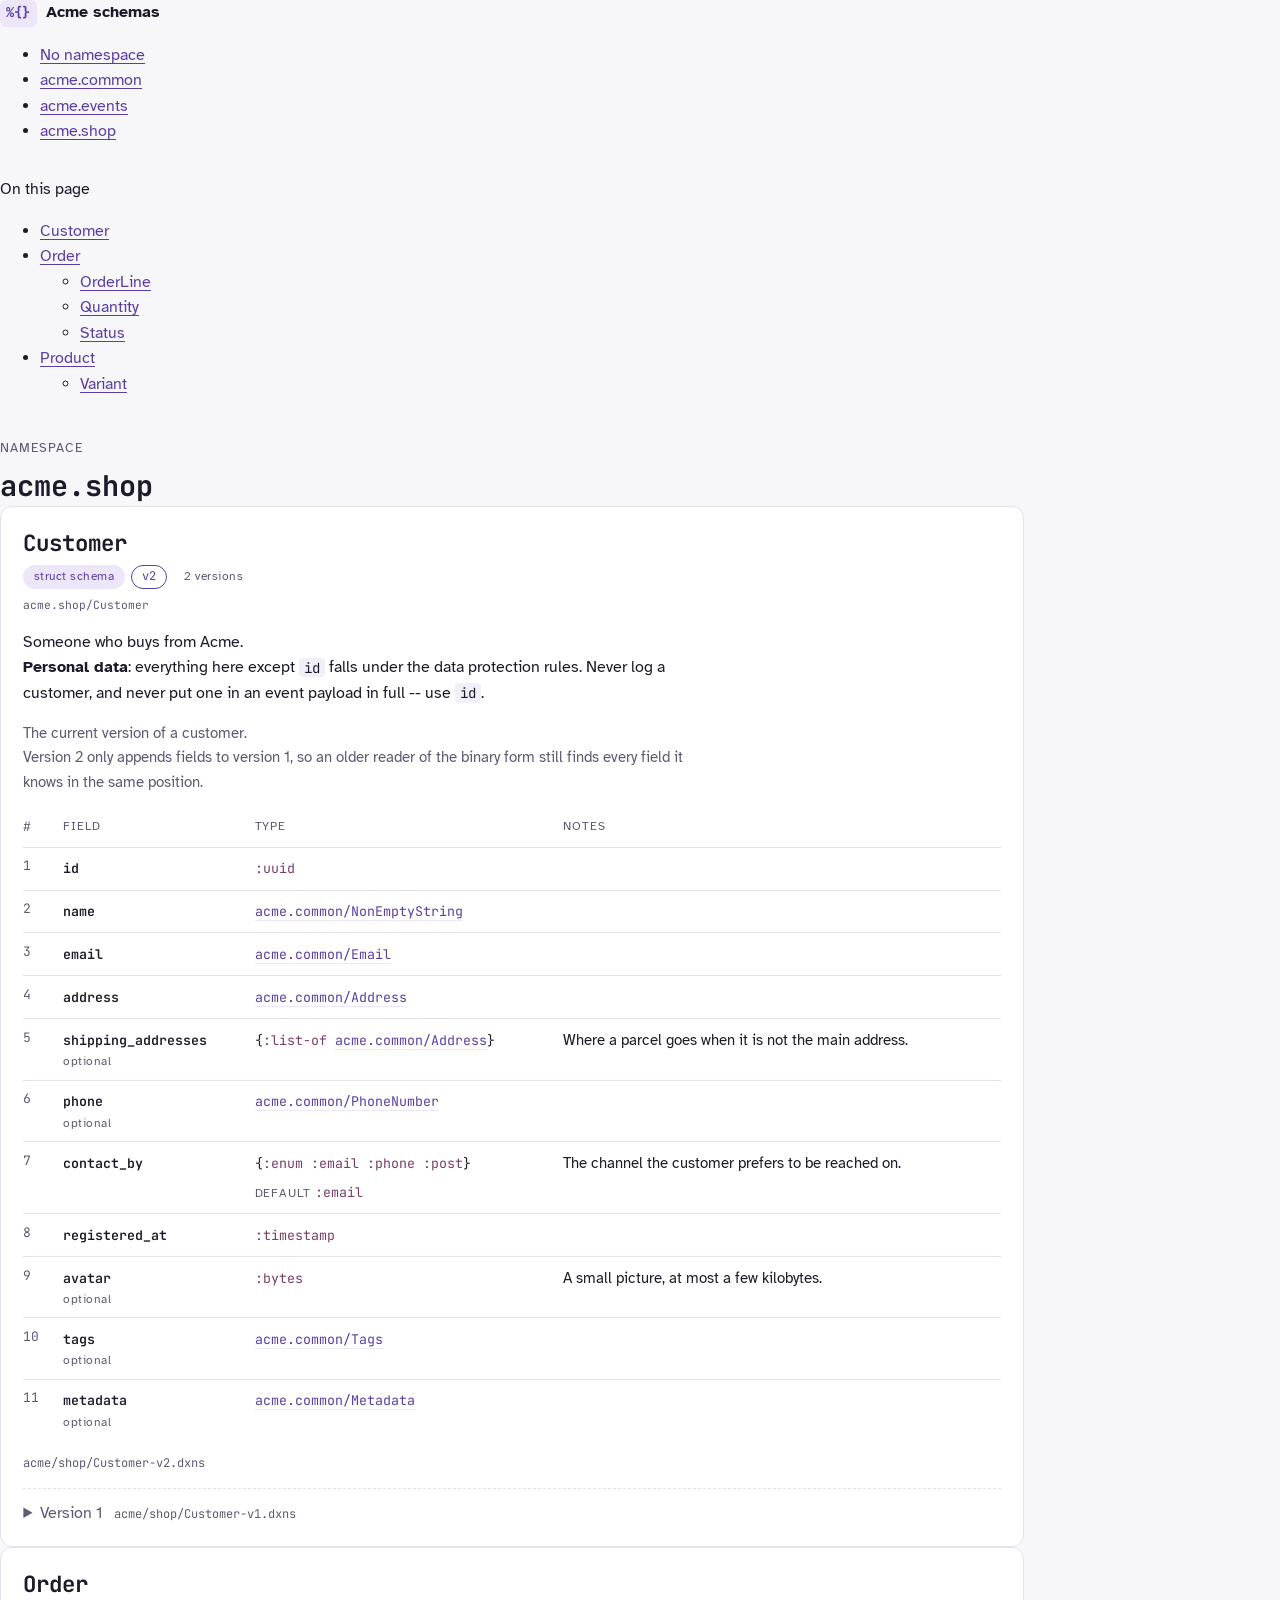
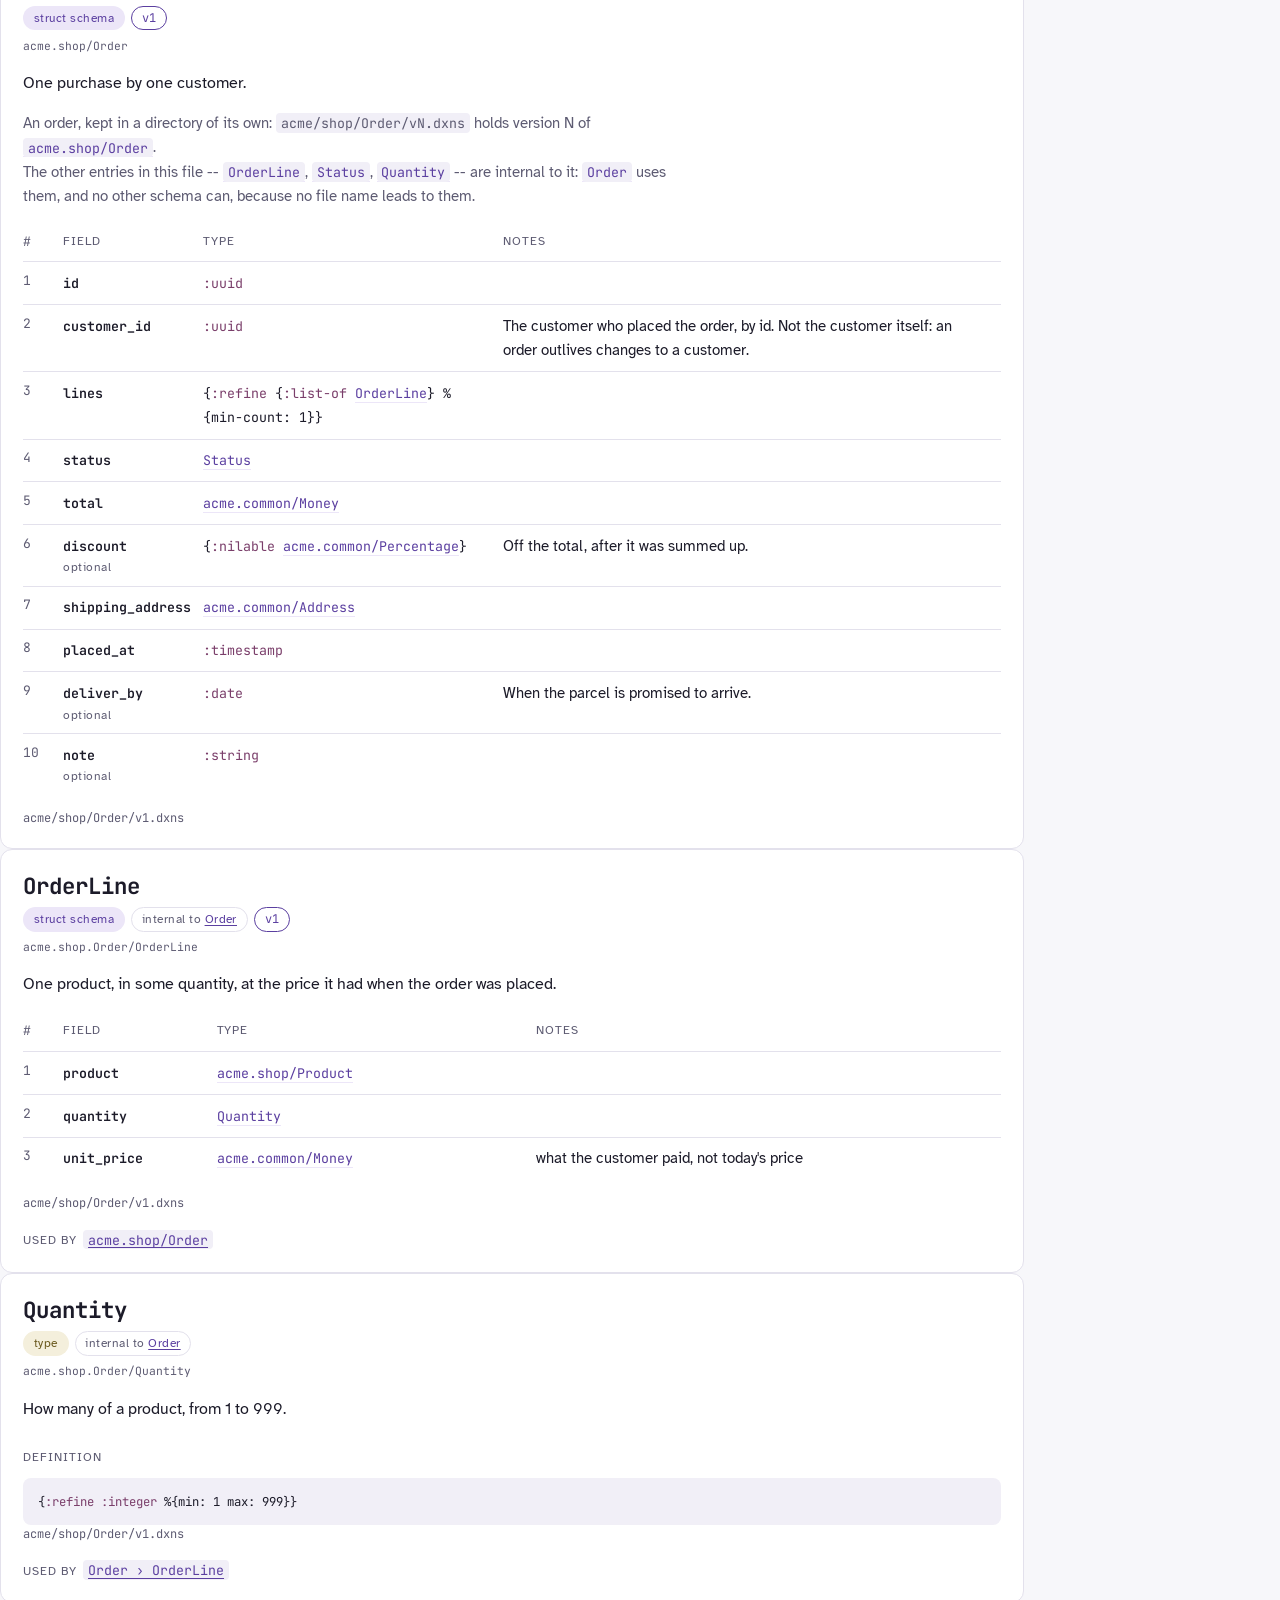
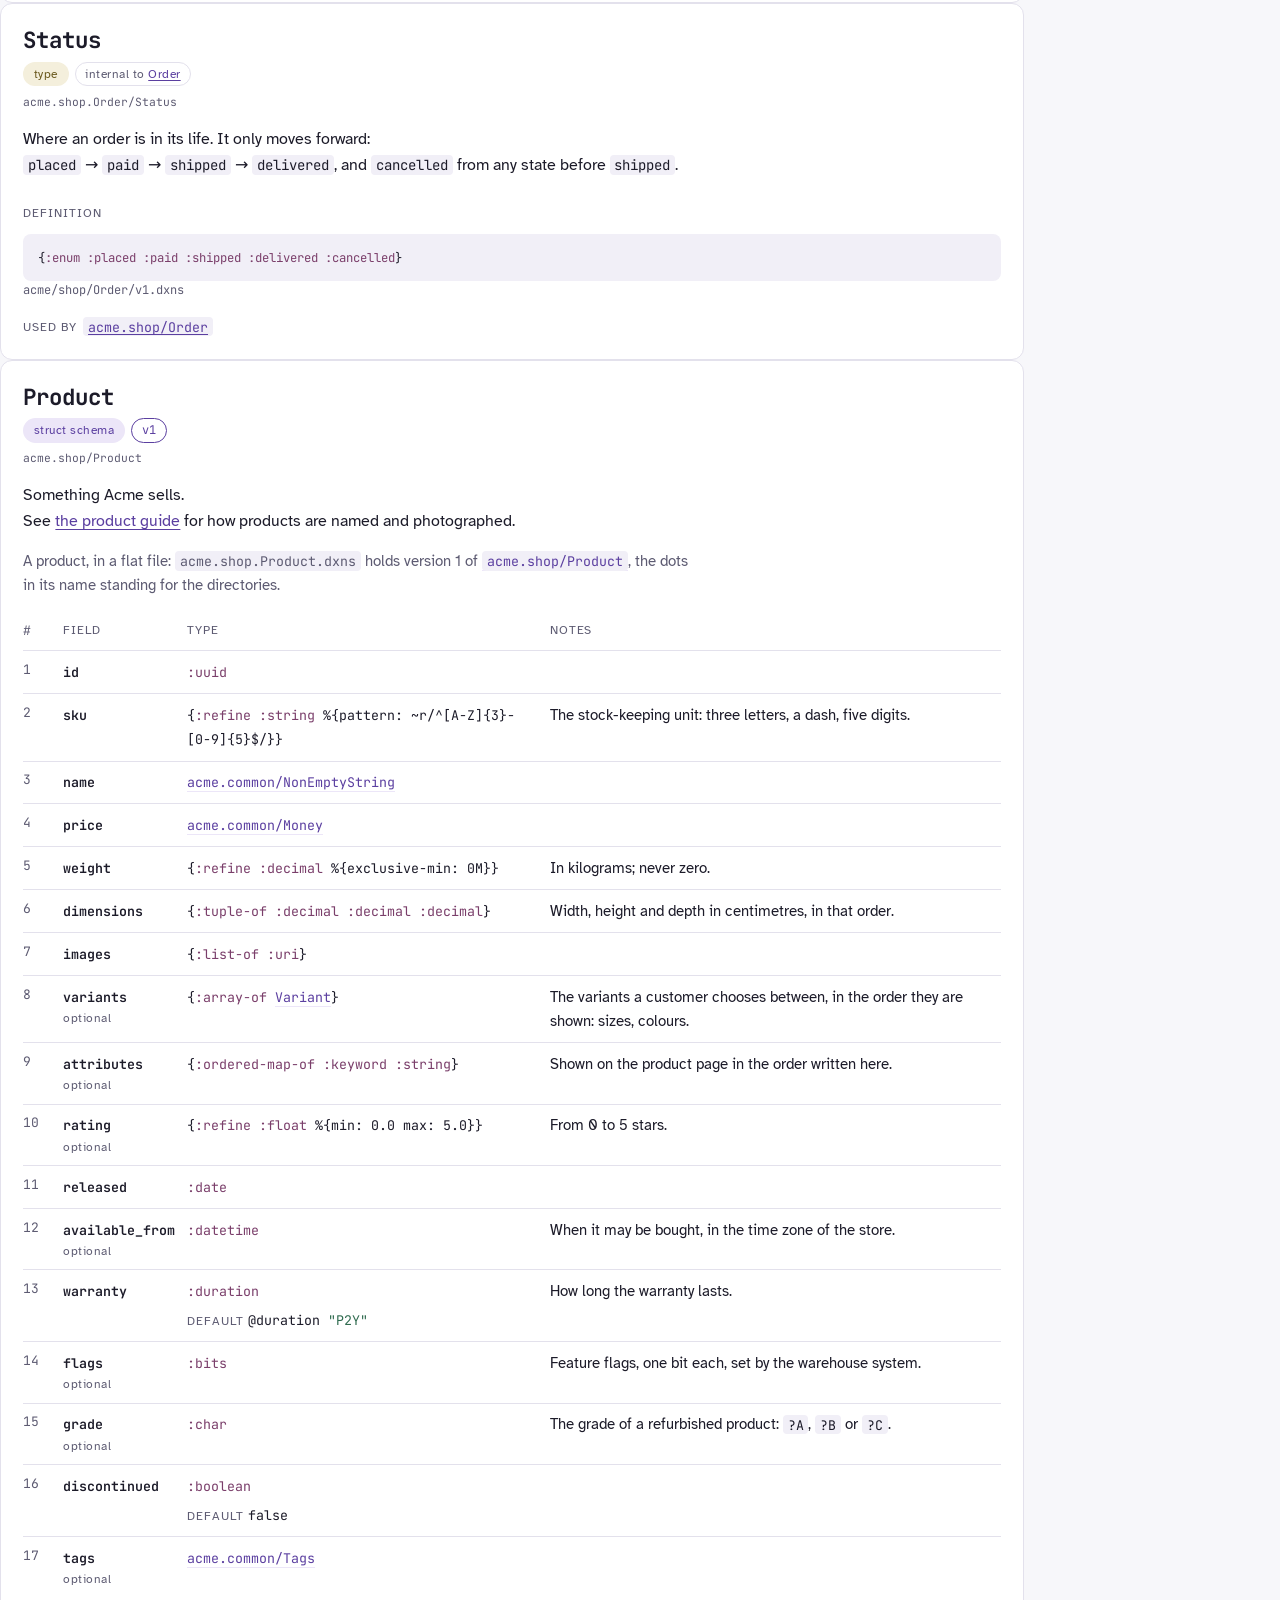
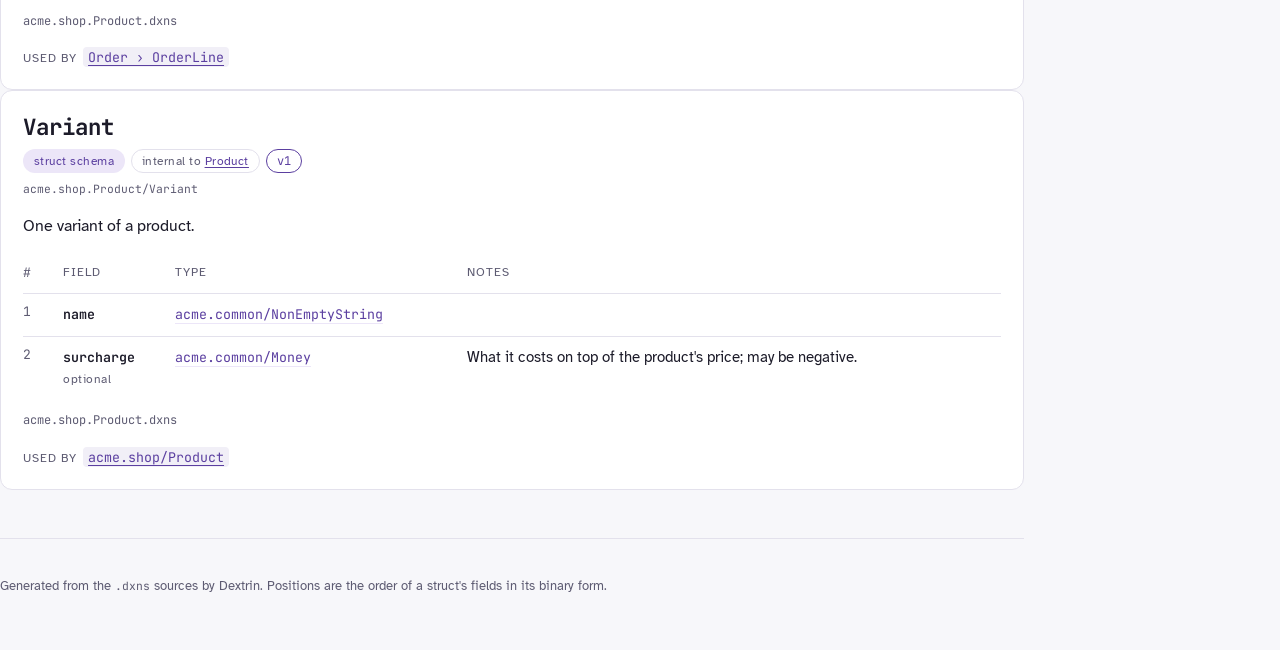
<file: example/doc/acme.shop.html>
<!doctype html>
<html lang="en">
<head>
<meta charset="utf-8">
<meta name="viewport" content="width=device-width, initial-scale=1, viewport-fit=cover">
<meta name="claude:viewport-fit-sides" content="cover">
<title>acme.shop · Acme schemas</title>
<link rel="preconnect" href="https://fonts.googleapis.com">
<link rel="preconnect" href="https://fonts.gstatic.com" crossorigin>
<link rel="stylesheet" href="https://fonts.googleapis.com/css2?family=Atkinson+Hyperlegible:ital,wght@0,400;0,700;1,400&family=JetBrains+Mono:wght@400;600&display=swap">
<link rel="stylesheet" href="style.css">
</head>
<body>
<header class="site">
  <div class="site-inner">
    <a class="brand" href="index.html"><span class="brand-mark" aria-hidden="true">%{}</span>Acme schemas</a>
    <nav aria-label="Namespaces"><ul><li><a href="global.html">No namespace</a></li><li><a href="acme.common.html">acme.common</a></li><li><a href="acme.events.html">acme.events</a></li><li><a href="acme.shop.html" aria-current="page">acme.shop</a></li></ul></nav>
  </div>
</header>
<main>
<div class="page with-toc">
  <aside class="toc" aria-label="On this page">
    <p class="toc-title">On this page</p>
    <ul><li><a href="#Customer">Customer</a></li><li><a href="#Order">Order</a><ul><li><a href="#Order.OrderLine">OrderLine</a></li><li><a href="#Order.Quantity">Quantity</a></li><li><a href="#Order.Status">Status</a></li></ul></li><li><a href="#Product">Product</a><ul><li><a href="#Product.Variant">Variant</a></li></ul></li></ul>
  </aside>
  <div class="content">
    <section class="intro">
      <p class="eyebrow">Namespace</p>
      <h1><code>acme.shop</code></h1>
      
    </section>
    <article class="def kind-schema" id="Customer">
  <header class="def-head">
    <h2><a class="self" href="#Customer"><code>Customer</code></a></h2>
    <div class="chips"><span class="chip chip-schema">struct schema</span><span class="chip chip-version">v2</span><span class="chip chip-quiet">2 versions</span></div>
    <p class="full-name"><code>acme.shop/Customer</code></p>
  </header>
  <div class="prose"><p>Someone who buys from Acme.</p>
<p><strong>Personal data</strong>: everything here except <code>id</code> falls under the data protection rules. Never log a customer, and never put one in an event payload in full -- use <code>id</code>.</p></div>
  <div class="prose version-note"><p>The current version of a customer.</p>
<p>Version 2 only appends fields to version 1, so an older reader of the binary form still finds every field it knows in the same position.</p></div>
<div class="table-wrap">
  <table class="fields">
    <thead><tr><th scope="col" class="pos" title="Position in the binary form">#</th><th scope="col">Field</th><th scope="col">Type</th><th scope="col">Notes</th></tr></thead>
    <tbody><tr>
  <td class="pos">1</td>
  <th scope="row" class="field"><code>id</code></th>
  <td class="type"><code><span class="kw">:uuid</span></code></td>
  <td class="notes"></td>
</tr>
<tr>
  <td class="pos">2</td>
  <th scope="row" class="field"><code>name</code></th>
  <td class="type"><code><a class="ref" href="acme.common.html#NonEmptyString">acme.common/NonEmptyString</a></code></td>
  <td class="notes"></td>
</tr>
<tr>
  <td class="pos">3</td>
  <th scope="row" class="field"><code>email</code></th>
  <td class="type"><code><a class="ref" href="acme.common.html#Email">acme.common/Email</a></code></td>
  <td class="notes"></td>
</tr>
<tr>
  <td class="pos">4</td>
  <th scope="row" class="field"><code>address</code></th>
  <td class="type"><code><a class="ref" href="acme.common.html#Address">acme.common/Address</a></code></td>
  <td class="notes"></td>
</tr>
<tr>
  <td class="pos">5</td>
  <th scope="row" class="field"><code>shipping_addresses</code><span class="opt">optional</span></th>
  <td class="type"><code>{<span class="kw">:list-of</span> <a class="ref" href="acme.common.html#Address">acme.common/Address</a>}</code></td>
  <td class="notes"><p>Where a parcel goes when it is not the main address.</p></td>
</tr>
<tr>
  <td class="pos">6</td>
  <th scope="row" class="field"><code>phone</code><span class="opt">optional</span></th>
  <td class="type"><code><a class="ref" href="acme.common.html#PhoneNumber">acme.common/PhoneNumber</a></code></td>
  <td class="notes"></td>
</tr>
<tr>
  <td class="pos">7</td>
  <th scope="row" class="field"><code>contact_by</code></th>
  <td class="type"><code>{<span class="kw">:enum</span> <span class="kw">:email</span> <span class="kw">:phone</span> <span class="kw">:post</span>}</code><div class="default"><span class="label">default</span> <code><span class="kw">:email</span></code></div></td>
  <td class="notes"><p>The channel the customer prefers to be reached on.</p></td>
</tr>
<tr>
  <td class="pos">8</td>
  <th scope="row" class="field"><code>registered_at</code></th>
  <td class="type"><code><span class="kw">:timestamp</span></code></td>
  <td class="notes"></td>
</tr>
<tr>
  <td class="pos">9</td>
  <th scope="row" class="field"><code>avatar</code><span class="opt">optional</span></th>
  <td class="type"><code><span class="kw">:bytes</span></code></td>
  <td class="notes"><p>A small picture, at most a few kilobytes.</p></td>
</tr>
<tr>
  <td class="pos">10</td>
  <th scope="row" class="field"><code>tags</code><span class="opt">optional</span></th>
  <td class="type"><code><a class="ref" href="acme.common.html#Tags">acme.common/Tags</a></code></td>
  <td class="notes"></td>
</tr>
<tr>
  <td class="pos">11</td>
  <th scope="row" class="field"><code>metadata</code><span class="opt">optional</span></th>
  <td class="type"><code><a class="ref" href="acme.common.html#Metadata">acme.common/Metadata</a></code></td>
  <td class="notes"></td>
</tr>
</tbody>
  </table>
</div>
<p class="file">acme/shop/Customer-v2.dxns</p>

  <details class="older">
  <summary>Version 1 <span class="file">acme/shop/Customer-v1.dxns</span></summary>
  <div class="prose version-note"><p>The first version of a customer, as the shop wrote it until 2026.</p>
<p>Kept so that customers written then can still be read: a reader with a materializer upgrades them to version 2.</p></div>
<div class="table-wrap">
  <table class="fields">
    <thead><tr><th scope="col" class="pos" title="Position in the binary form">#</th><th scope="col">Field</th><th scope="col">Type</th><th scope="col">Notes</th></tr></thead>
    <tbody><tr>
  <td class="pos">1</td>
  <th scope="row" class="field"><code>id</code></th>
  <td class="type"><code><span class="kw">:uuid</span></code></td>
  <td class="notes"></td>
</tr>
<tr>
  <td class="pos">2</td>
  <th scope="row" class="field"><code>name</code></th>
  <td class="type"><code><a class="ref" href="acme.common.html#NonEmptyString">acme.common/NonEmptyString</a></code></td>
  <td class="notes"></td>
</tr>
<tr>
  <td class="pos">3</td>
  <th scope="row" class="field"><code>email</code></th>
  <td class="type"><code><a class="ref" href="acme.common.html#Email">acme.common/Email</a></code></td>
  <td class="notes"></td>
</tr>
<tr>
  <td class="pos">4</td>
  <th scope="row" class="field"><code>address</code></th>
  <td class="type"><code><a class="ref" href="acme.common.html#Address">acme.common/Address</a></code></td>
  <td class="notes"></td>
</tr>
</tbody>
  </table>
</div>
<p class="file">acme/shop/Customer-v1.dxns</p>

</details>

  
</article>
<article class="def kind-schema" id="Order">
  <header class="def-head">
    <h2><a class="self" href="#Order"><code>Order</code></a></h2>
    <div class="chips"><span class="chip chip-schema">struct schema</span><span class="chip chip-version">v1</span></div>
    <p class="full-name"><code>acme.shop/Order</code></p>
  </header>
  <div class="prose"><p>One purchase by one customer.</p></div>
  <div class="prose version-note"><p>An order, kept in a directory of its own: <code>acme/shop/Order/vN.dxns</code> holds version N of <a class="ref" href="acme.shop.html#Order"><code>acme.shop/Order</code></a>.</p>
<p>The other entries in this file -- <a class="ref" href="acme.shop.html#Order.OrderLine"><code>OrderLine</code></a>, <a class="ref" href="acme.shop.html#Order.Status"><code>Status</code></a>, <a class="ref" href="acme.shop.html#Order.Quantity"><code>Quantity</code></a> -- are internal to it: <a class="ref" href="acme.shop.html#Order"><code>Order</code></a> uses them, and no other schema can, because no file name leads to them.</p></div>
<div class="table-wrap">
  <table class="fields">
    <thead><tr><th scope="col" class="pos" title="Position in the binary form">#</th><th scope="col">Field</th><th scope="col">Type</th><th scope="col">Notes</th></tr></thead>
    <tbody><tr>
  <td class="pos">1</td>
  <th scope="row" class="field"><code>id</code></th>
  <td class="type"><code><span class="kw">:uuid</span></code></td>
  <td class="notes"></td>
</tr>
<tr>
  <td class="pos">2</td>
  <th scope="row" class="field"><code>customer_id</code></th>
  <td class="type"><code><span class="kw">:uuid</span></code></td>
  <td class="notes"><p>The customer who placed the order, by id. Not the customer itself: an order outlives changes to a customer.</p></td>
</tr>
<tr>
  <td class="pos">3</td>
  <th scope="row" class="field"><code>lines</code></th>
  <td class="type"><code>{<span class="kw">:refine</span> {<span class="kw">:list-of</span> <a class="ref" href="acme.shop.html#Order.OrderLine">OrderLine</a>} %{min-count: 1}}</code></td>
  <td class="notes"></td>
</tr>
<tr>
  <td class="pos">4</td>
  <th scope="row" class="field"><code>status</code></th>
  <td class="type"><code><a class="ref" href="acme.shop.html#Order.Status">Status</a></code></td>
  <td class="notes"></td>
</tr>
<tr>
  <td class="pos">5</td>
  <th scope="row" class="field"><code>total</code></th>
  <td class="type"><code><a class="ref" href="acme.common.html#Money">acme.common/Money</a></code></td>
  <td class="notes"></td>
</tr>
<tr>
  <td class="pos">6</td>
  <th scope="row" class="field"><code>discount</code><span class="opt">optional</span></th>
  <td class="type"><code>{<span class="kw">:nilable</span> <a class="ref" href="acme.common.html#Percentage">acme.common/Percentage</a>}</code></td>
  <td class="notes"><p>Off the total, after it was summed up.</p></td>
</tr>
<tr>
  <td class="pos">7</td>
  <th scope="row" class="field"><code>shipping_address</code></th>
  <td class="type"><code><a class="ref" href="acme.common.html#Address">acme.common/Address</a></code></td>
  <td class="notes"></td>
</tr>
<tr>
  <td class="pos">8</td>
  <th scope="row" class="field"><code>placed_at</code></th>
  <td class="type"><code><span class="kw">:timestamp</span></code></td>
  <td class="notes"></td>
</tr>
<tr>
  <td class="pos">9</td>
  <th scope="row" class="field"><code>deliver_by</code><span class="opt">optional</span></th>
  <td class="type"><code><span class="kw">:date</span></code></td>
  <td class="notes"><p>When the parcel is promised to arrive.</p></td>
</tr>
<tr>
  <td class="pos">10</td>
  <th scope="row" class="field"><code>note</code><span class="opt">optional</span></th>
  <td class="type"><code><span class="kw">:string</span></code></td>
  <td class="notes"></td>
</tr>
</tbody>
  </table>
</div>
<p class="file">acme/shop/Order/v1.dxns</p>

  
  
</article>
<article class="def kind-schema" id="Order.OrderLine">
  <header class="def-head">
    <h2><a class="self" href="#Order.OrderLine"><code>OrderLine</code></a></h2>
    <div class="chips"><span class="chip chip-schema">struct schema</span><span class="chip chip-internal">internal to <a href="acme.shop.html#Order">Order</a></span><span class="chip chip-version">v1</span></div>
    <p class="full-name"><code>acme.shop.Order/OrderLine</code></p>
  </header>
  <div class="prose"><p>One product, in some quantity, at the price it had when the order was placed.</p></div>
  
<div class="table-wrap">
  <table class="fields">
    <thead><tr><th scope="col" class="pos" title="Position in the binary form">#</th><th scope="col">Field</th><th scope="col">Type</th><th scope="col">Notes</th></tr></thead>
    <tbody><tr>
  <td class="pos">1</td>
  <th scope="row" class="field"><code>product</code></th>
  <td class="type"><code><a class="ref" href="acme.shop.html#Product">acme.shop/Product</a></code></td>
  <td class="notes"></td>
</tr>
<tr>
  <td class="pos">2</td>
  <th scope="row" class="field"><code>quantity</code></th>
  <td class="type"><code><a class="ref" href="acme.shop.html#Order.Quantity">Quantity</a></code></td>
  <td class="notes"></td>
</tr>
<tr>
  <td class="pos">3</td>
  <th scope="row" class="field"><code>unit_price</code></th>
  <td class="type"><code><a class="ref" href="acme.common.html#Money">acme.common/Money</a></code></td>
  <td class="notes"><p>what the customer paid, not today's price</p></td>
</tr>
</tbody>
  </table>
</div>
<p class="file">acme/shop/Order/v1.dxns</p>

  
  <p class="used-by"><span class="label">Used by</span> <a href="acme.shop.html#Order"><code>acme.shop/Order</code></a></p>
</article>
<article class="def kind-type" id="Order.Quantity">
  <header class="def-head">
    <h2><a class="self" href="#Order.Quantity"><code>Quantity</code></a></h2>
    <div class="chips"><span class="chip chip-type">type</span><span class="chip chip-internal">internal to <a href="acme.shop.html#Order">Order</a></span></div>
    <p class="full-name"><code>acme.shop.Order/Quantity</code></p>
  </header>
  <div class="prose"><p>How many of a product, from 1 to 999.</p></div>
  <div class="type-def">
  <p class="label">Definition</p>
  <pre class="expr"><code>{<span class="kw">:refine</span> <span class="kw">:integer</span> %{min: 1 max: 999}}</code></pre>
  <p class="file">acme/shop/Order/v1.dxns</p>
</div>

  
  <p class="used-by"><span class="label">Used by</span> <a href="acme.shop.html#Order.OrderLine"><code>Order › OrderLine</code></a></p>
</article>
<article class="def kind-type" id="Order.Status">
  <header class="def-head">
    <h2><a class="self" href="#Order.Status"><code>Status</code></a></h2>
    <div class="chips"><span class="chip chip-type">type</span><span class="chip chip-internal">internal to <a href="acme.shop.html#Order">Order</a></span></div>
    <p class="full-name"><code>acme.shop.Order/Status</code></p>
  </header>
  <div class="prose"><p>Where an order is in its life. It only moves forward:</p>
<p><code>placed</code> → <code>paid</code> → <code>shipped</code> → <code>delivered</code>, and <code>cancelled</code> from any state before <code>shipped</code>.</p></div>
  <div class="type-def">
  <p class="label">Definition</p>
  <pre class="expr"><code>{<span class="kw">:enum</span> <span class="kw">:placed</span> <span class="kw">:paid</span> <span class="kw">:shipped</span> <span class="kw">:delivered</span> <span class="kw">:cancelled</span>}</code></pre>
  <p class="file">acme/shop/Order/v1.dxns</p>
</div>

  
  <p class="used-by"><span class="label">Used by</span> <a href="acme.shop.html#Order"><code>acme.shop/Order</code></a></p>
</article>
<article class="def kind-schema" id="Product">
  <header class="def-head">
    <h2><a class="self" href="#Product"><code>Product</code></a></h2>
    <div class="chips"><span class="chip chip-schema">struct schema</span><span class="chip chip-version">v1</span></div>
    <p class="full-name"><code>acme.shop/Product</code></p>
  </header>
  <div class="prose"><p>Something Acme sells.</p>
<p>See <a href="https://example.com/acme/products">the product guide</a> for how products are named and photographed.</p></div>
  <div class="prose version-note"><p>A product, in a flat file: <code>acme.shop.Product.dxns</code> holds version 1 of <a class="ref" href="acme.shop.html#Product"><code>acme.shop/Product</code></a>, the dots in its name standing for the directories.</p></div>
<div class="table-wrap">
  <table class="fields">
    <thead><tr><th scope="col" class="pos" title="Position in the binary form">#</th><th scope="col">Field</th><th scope="col">Type</th><th scope="col">Notes</th></tr></thead>
    <tbody><tr>
  <td class="pos">1</td>
  <th scope="row" class="field"><code>id</code></th>
  <td class="type"><code><span class="kw">:uuid</span></code></td>
  <td class="notes"></td>
</tr>
<tr>
  <td class="pos">2</td>
  <th scope="row" class="field"><code>sku</code></th>
  <td class="type"><code>{<span class="kw">:refine</span> <span class="kw">:string</span> %{pattern: ~r/^[A-Z]{3}-[0-9]{5}$/}}</code></td>
  <td class="notes"><p>The stock-keeping unit: three letters, a dash, five digits.</p></td>
</tr>
<tr>
  <td class="pos">3</td>
  <th scope="row" class="field"><code>name</code></th>
  <td class="type"><code><a class="ref" href="acme.common.html#NonEmptyString">acme.common/NonEmptyString</a></code></td>
  <td class="notes"></td>
</tr>
<tr>
  <td class="pos">4</td>
  <th scope="row" class="field"><code>price</code></th>
  <td class="type"><code><a class="ref" href="acme.common.html#Money">acme.common/Money</a></code></td>
  <td class="notes"></td>
</tr>
<tr>
  <td class="pos">5</td>
  <th scope="row" class="field"><code>weight</code></th>
  <td class="type"><code>{<span class="kw">:refine</span> <span class="kw">:decimal</span> %{exclusive-min: 0M}}</code></td>
  <td class="notes"><p>In kilograms; never zero.</p></td>
</tr>
<tr>
  <td class="pos">6</td>
  <th scope="row" class="field"><code>dimensions</code></th>
  <td class="type"><code>{<span class="kw">:tuple-of</span> <span class="kw">:decimal</span> <span class="kw">:decimal</span> <span class="kw">:decimal</span>}</code></td>
  <td class="notes"><p>Width, height and depth in centimetres, in that order.</p></td>
</tr>
<tr>
  <td class="pos">7</td>
  <th scope="row" class="field"><code>images</code></th>
  <td class="type"><code>{<span class="kw">:list-of</span> <span class="kw">:uri</span>}</code></td>
  <td class="notes"></td>
</tr>
<tr>
  <td class="pos">8</td>
  <th scope="row" class="field"><code>variants</code><span class="opt">optional</span></th>
  <td class="type"><code>{<span class="kw">:array-of</span> <a class="ref" href="acme.shop.html#Product.Variant">Variant</a>}</code></td>
  <td class="notes"><p>The variants a customer chooses between, in the order they are shown: sizes, colours.</p></td>
</tr>
<tr>
  <td class="pos">9</td>
  <th scope="row" class="field"><code>attributes</code><span class="opt">optional</span></th>
  <td class="type"><code>{<span class="kw">:ordered-map-of</span> <span class="kw">:keyword</span> <span class="kw">:string</span>}</code></td>
  <td class="notes"><p>Shown on the product page in the order written here.</p></td>
</tr>
<tr>
  <td class="pos">10</td>
  <th scope="row" class="field"><code>rating</code><span class="opt">optional</span></th>
  <td class="type"><code>{<span class="kw">:refine</span> <span class="kw">:float</span> %{min: 0.0 max: 5.0}}</code></td>
  <td class="notes"><p>From 0 to 5 stars.</p></td>
</tr>
<tr>
  <td class="pos">11</td>
  <th scope="row" class="field"><code>released</code></th>
  <td class="type"><code><span class="kw">:date</span></code></td>
  <td class="notes"></td>
</tr>
<tr>
  <td class="pos">12</td>
  <th scope="row" class="field"><code>available_from</code><span class="opt">optional</span></th>
  <td class="type"><code><span class="kw">:datetime</span></code></td>
  <td class="notes"><p>When it may be bought, in the time zone of the store.</p></td>
</tr>
<tr>
  <td class="pos">13</td>
  <th scope="row" class="field"><code>warranty</code></th>
  <td class="type"><code><span class="kw">:duration</span></code><div class="default"><span class="label">default</span> <code>@duration <span class="str">&quot;P2Y&quot;</span></code></div></td>
  <td class="notes"><p>How long the warranty lasts.</p></td>
</tr>
<tr>
  <td class="pos">14</td>
  <th scope="row" class="field"><code>flags</code><span class="opt">optional</span></th>
  <td class="type"><code><span class="kw">:bits</span></code></td>
  <td class="notes"><p>Feature flags, one bit each, set by the warehouse system.</p></td>
</tr>
<tr>
  <td class="pos">15</td>
  <th scope="row" class="field"><code>grade</code><span class="opt">optional</span></th>
  <td class="type"><code><span class="kw">:char</span></code></td>
  <td class="notes"><p>The grade of a refurbished product: <code>?A</code>, <code>?B</code> or <code>?C</code>.</p></td>
</tr>
<tr>
  <td class="pos">16</td>
  <th scope="row" class="field"><code>discontinued</code></th>
  <td class="type"><code><span class="kw">:boolean</span></code><div class="default"><span class="label">default</span> <code>false</code></div></td>
  <td class="notes"></td>
</tr>
<tr>
  <td class="pos">17</td>
  <th scope="row" class="field"><code>tags</code><span class="opt">optional</span></th>
  <td class="type"><code><a class="ref" href="acme.common.html#Tags">acme.common/Tags</a></code></td>
  <td class="notes"></td>
</tr>
</tbody>
  </table>
</div>
<p class="file">acme.shop.Product.dxns</p>

  
  <p class="used-by"><span class="label">Used by</span> <a href="acme.shop.html#Order.OrderLine"><code>Order › OrderLine</code></a></p>
</article>
<article class="def kind-schema" id="Product.Variant">
  <header class="def-head">
    <h2><a class="self" href="#Product.Variant"><code>Variant</code></a></h2>
    <div class="chips"><span class="chip chip-schema">struct schema</span><span class="chip chip-internal">internal to <a href="acme.shop.html#Product">Product</a></span><span class="chip chip-version">v1</span></div>
    <p class="full-name"><code>acme.shop.Product/Variant</code></p>
  </header>
  <div class="prose"><p>One variant of a product.</p></div>
  
<div class="table-wrap">
  <table class="fields">
    <thead><tr><th scope="col" class="pos" title="Position in the binary form">#</th><th scope="col">Field</th><th scope="col">Type</th><th scope="col">Notes</th></tr></thead>
    <tbody><tr>
  <td class="pos">1</td>
  <th scope="row" class="field"><code>name</code></th>
  <td class="type"><code><a class="ref" href="acme.common.html#NonEmptyString">acme.common/NonEmptyString</a></code></td>
  <td class="notes"></td>
</tr>
<tr>
  <td class="pos">2</td>
  <th scope="row" class="field"><code>surcharge</code><span class="opt">optional</span></th>
  <td class="type"><code><a class="ref" href="acme.common.html#Money">acme.common/Money</a></code></td>
  <td class="notes"><p>What it costs on top of the product's price; may be negative.</p></td>
</tr>
</tbody>
  </table>
</div>
<p class="file">acme.shop.Product.dxns</p>

  
  <p class="used-by"><span class="label">Used by</span> <a href="acme.shop.html#Product"><code>acme.shop/Product</code></a></p>
</article>

  </div>
</div>

</main>
<footer class="site-foot"><p>Generated from the <code>.dxns</code> sources by Dextrin. Positions are the order of a struct's fields in its binary form.</p></footer>
</body>
</html>
</file>
<file: example/doc/style.css>
/* Layout: a quiet reference -- a namespace rail, a page of definition
   cards, each field a table row with its binary position first.
   Iodine violet: dextrin turns violet-brown with iodine. */
:root {
  --bg: #f7f7fa;
  --surface: #ffffff;
  --ink: #1c1b29;
  --muted: #5d5b72;
  --rule: #e3e1ec;
  --accent: #5b3fa0;
  --accent-soft: #ece6f8;
  --code-bg: #f1eff7;
  --kw: #7a3e6a;
  --str: #2f6b4f;
  --shape: #2e6a87;
  --shape-soft: #e2f0f6;
  --type: #6b5a1f;
  --type-soft: #f4efdc;
  --warn: #8a3b12;
  --warn-soft: #fbe9df;
  --font-body: "Atkinson Hyperlegible", "Segoe UI", system-ui, sans-serif;
  --font-code: "JetBrains Mono", ui-monospace, "SFMono-Regular", Menlo, monospace;
  --step--1: 0.8125rem;
  --step-0: 1rem;
  --step-1: 1.25rem;
  --step-2: 1.6rem;
  --step-3: 2.1rem;
}
@media (prefers-color-scheme: dark) {
  :root:not([data-theme="light"]) {
    --bg: #14131c; --surface: #1c1b27; --ink: #ecebf4; --muted: #a6a3bd; --rule: #2f2d3e;
    --accent: #b9a4f0; --accent-soft: #2c2445; --code-bg: #24222f; --kw: #e2a3cf; --str: #8fd3ad;
    --shape: #8cc9e6; --shape-soft: #1d3340; --type: #e3cf88; --type-soft: #35301c;
    --warn: #f0a37a; --warn-soft: #3a2218;
    color-scheme: dark;
  }
}
:root[data-theme="dark"] {
  --bg: #14131c; --surface: #1c1b27; --ink: #ecebf4; --muted: #a6a3bd; --rule: #2f2d3e;
  --accent: #b9a4f0; --accent-soft: #2c2445; --code-bg: #24222f; --kw: #e2a3cf; --str: #8fd3ad;
  --shape: #8cc9e6; --shape-soft: #1d3340; --type: #e3cf88; --type-soft: #35301c;
  --warn: #f0a37a; --warn-soft: #3a2218;
  color-scheme: dark;
}
*, *::before, *::after { box-sizing: border-box; }
html { -webkit-text-size-adjust: 100%; }
body {
  margin: 0; background: var(--bg); color: var(--ink);
  font-family: var(--font-body); font-size: var(--step-0); line-height: 1.6;
}
code, pre { font-family: var(--font-code); font-size: 0.875em; }
a { color: var(--accent); text-underline-offset: 0.18em; }
a:focus-visible, summary:focus-visible { outline: 2px solid var(--accent); outline-offset: 2px; border-radius: 3px; }
h1, h2, h3 { text-wrap: balance; line-height: 1.25; margin: 0; }

/* The sidebar holds the far left edge on every page and scrolls on its
   own; the page beside it. Below 52rem it moves on top, folded. */
.layout { display: grid; grid-template-columns: minmax(15rem, 18rem) minmax(0, 1fr); min-height: 100vh; }
.sidebar {
  position: sticky; top: 0; align-self: start; height: 100vh; overflow-y: auto;
  background: var(--surface); border-right: 1px solid var(--rule);
  padding-block: calc(1rem + env(safe-area-inset-top, 0px)) 2rem;
  padding-left: max(16px, env(safe-area-inset-left, 0px)); padding-right: 1rem;
  display: grid; align-content: start; gap: 1rem; font-size: 0.9rem;
}
.sidebar-head { display: flex; align-items: center; justify-content: space-between; gap: 0.75rem; }
.brand { display: inline-flex; align-items: center; gap: 0.6rem; font-weight: 700; color: var(--ink); text-decoration: none; min-width: 0; }
.theme-toggle {
  font: inherit; font-size: 0.75rem; letter-spacing: 0.04em; color: var(--muted); background: transparent;
  border: 1px solid var(--rule); border-radius: 999px; padding: 0.15rem 0.65rem; cursor: pointer; flex: none;
}
.theme-toggle:hover { color: var(--accent); border-color: var(--accent); }
.theme-toggle:focus-visible { outline: 2px solid var(--accent); outline-offset: 2px; }
.brand-mark { font-family: var(--font-code); font-size: 0.85rem; color: var(--accent); background: var(--accent-soft); border-radius: 6px; padding: 0.15rem 0.4rem; }
.sidebar-toggle > summary { display: none; }
.tree, .tree ul { list-style: none; margin: 0; padding: 0; }
.tree ul { padding-left: 0.85rem; margin-left: 0.3rem; border-left: 1px solid var(--rule); }
.tree li { padding: 0.08rem 0; }
.tree summary { cursor: pointer; font-family: var(--font-code); font-size: 0.85rem; padding: 0.1rem 0; }
.tree summary::marker { color: var(--muted); }
.tree a { color: var(--ink); text-decoration: none; font-family: var(--font-code); font-size: 0.85rem; }
.tree a:hover { color: var(--accent); }
.tree a[aria-current="page"] { color: var(--accent); font-weight: 600; }
.def-leaf > a { display: inline-flex; align-items: center; gap: 0.4rem; }
.dot { width: 0.45rem; height: 0.45rem; border-radius: 50%; flex: none; }
.dot-schema { background: var(--accent); }
.dot-shape { background: var(--shape); }
.dot-type { background: var(--type); }

.main {
  min-width: 0; padding-block: 2rem 0;
  padding-left: max(16px, 2.5rem); padding-right: max(16px, env(safe-area-inset-right, 0px), 2.5rem);
}
.page { display: grid; gap: 1.5rem; max-width: 64rem; }
.eyebrow { margin: 0 0 0.35rem; font-size: var(--step--1); letter-spacing: 0.08em; text-transform: uppercase; color: var(--muted); }
h1 { font-size: var(--step-3); }
h1 code { font-size: 0.85em; }
.lede { color: var(--muted); max-width: 40rem; margin: 0.75rem 0 0; }
.intro .prose { margin-top: 1rem; }
.crumbs { margin: 0 0 0.75rem; font-family: var(--font-code); font-size: var(--step--1); color: var(--muted); }
.crumbs a { text-decoration: none; }
.crumbs b { color: var(--ink); font-weight: 600; }

.sections { display: grid; gap: 1rem; }
.ns-section { background: var(--surface); border: 1px solid var(--rule); border-radius: 12px; padding: 1.1rem 1.3rem; display: grid; gap: 0.75rem; min-width: 0; }
.ns-section h2 { font-size: var(--step-1); }
.ns-section h2 a { text-decoration: none; }
.ns-section .summary { color: var(--muted); font-size: 0.95rem; }
.group { display: grid; gap: 0.35rem; }
.group .label { margin: 0; }
.links { list-style: none; margin: 0; padding: 0; display: flex; flex-wrap: wrap; gap: 0.4rem 1.25rem; }
.links li { display: inline-flex; align-items: baseline; gap: 0.4rem; }
.links a { text-decoration: none; }
.count { font-size: 0.75rem; color: var(--muted); font-variant-numeric: tabular-nums; }
.own-heading { font-size: var(--step-1); margin-top: 0.5rem; }

.def { background: var(--surface); border: 1px solid var(--rule); border-radius: 12px; padding: 1.25rem 1.4rem; display: grid; gap: 0.9rem; min-width: 0; scroll-margin-top: 1rem; }
.def-head { display: grid; gap: 0.35rem; }
.def-head h2 { font-size: var(--step-2); }
.def-head .self { color: var(--ink); text-decoration: none; }
.def-head .self:hover { color: var(--accent); }
.full-name { margin: 0; font-size: var(--step--1); color: var(--muted); }
.chips { display: flex; flex-wrap: wrap; gap: 0.4rem; }
.chip { font-size: 0.75rem; letter-spacing: 0.04em; border-radius: 999px; padding: 0.1rem 0.6rem; border: 1px solid transparent; }
.chip-schema { background: var(--accent-soft); color: var(--accent); }
.chip-shape { background: var(--shape-soft); color: var(--shape); }
.chip-type { background: var(--type-soft); color: var(--type); }
.chip-internal { border-color: var(--rule); color: var(--muted); }
.chip-version { border-color: var(--accent); color: var(--accent); font-family: var(--font-code); }
.chip-quiet { color: var(--muted); }
.chip-deprecated { background: var(--warn-soft); color: var(--warn); }
.chip-read-only, .chip-write-only, .chip-key, .chip-visibility { border-color: var(--rule); color: var(--muted); }
.chip-secret { background: var(--warn-soft); color: var(--warn); }
.chip-discriminator { border-color: var(--type); color: var(--type); font-family: var(--font-code); }
.bases { margin: 0; font-family: var(--font-code); font-size: 0.9rem; }
.provenance { margin-left: 0.5rem; }
.fields tr.dropped .field code, .fields tr.closed .field code { font-weight: 400; color: var(--muted); }
.fields tr.dropped .notes, .fields tr.closed .notes, .fields tr.extras .notes { color: var(--muted); }
.def-head .title { margin: 0; font-size: var(--step-0); color: var(--ink); }
.examples, .meta { margin: 0.6rem 0 0; }
.examples ul { margin: 0.2rem 0 0; padding-left: 1.2rem; }
.meta dt, .meta dd { display: inline; margin: 0; }
.meta dd { margin-right: 1rem; }
.meta dt::after { content: " = "; color: var(--muted); }
.values, .messages, .params { margin: 0.6rem 0 0; }
.values dt, .messages dt, .params dt { margin-top: 0.2rem; }
.values dd, .messages dd, .params dd { margin: 0 0 0 1.2rem; }

.prose { max-width: 42rem; }
.prose > * + * { margin-top: 0.6rem; }
.prose p, .prose ul, .prose ol { margin: 0; }
.prose ul, .prose ol { padding-left: 1.2rem; }
.prose code, .notes code, .used-by code { background: var(--code-bg); border-radius: 4px; padding: 0.05rem 0.3rem; }
.version-note { color: var(--muted); font-size: 0.95rem; }
.label { font-size: 0.72rem; letter-spacing: 0.08em; text-transform: uppercase; color: var(--muted); }

.table-wrap { overflow-x: auto; }
table.fields { width: 100%; border-collapse: collapse; font-size: 0.95rem; }
.fields th, .fields td { text-align: left; vertical-align: top; padding: 0.55rem 0.75rem 0.55rem 0; border-top: 1px solid var(--rule); }
.fields thead th { border-top: 0; font-size: 0.72rem; letter-spacing: 0.08em; text-transform: uppercase; color: var(--muted); font-weight: 400; }
.fields .pos { width: 2.5rem; font-variant-numeric: tabular-nums; color: var(--muted); font-family: var(--font-code); font-size: var(--step--1); }
.fields .field { white-space: nowrap; font-weight: 400; }
.fields .field code { font-weight: 600; }
.opt { display: block; font-size: 0.72rem; color: var(--muted); letter-spacing: 0.04em; }
.fields .type { min-width: 12rem; }
.fields .notes { min-width: 14rem; color: var(--ink); }
.fields .notes p + p { margin-top: 0.4rem; }
.fields .notes p { margin: 0; }
.default { margin-top: 0.3rem; }
.kw { color: var(--kw); }
.str { color: var(--str); }
.sym { color: var(--muted); }
a.ref { text-decoration: none; border-bottom: 1px solid var(--accent-soft); }
a.ref:hover { border-bottom-color: var(--accent); }

.case { display: inline-grid; gap: 0.3rem; vertical-align: top; }
.case-field { font-weight: 600; }
.case table { border-collapse: collapse; }
.case td { padding: 0.15rem 0.9rem 0.15rem 0; border-top: 1px dashed var(--rule); white-space: nowrap; }

.type-def .expr { margin: 0.3rem 0 0; background: var(--code-bg); border-radius: 8px; padding: 0.75rem 0.9rem; overflow-x: auto; white-space: pre-wrap; }
.file { margin: 0; font-family: var(--font-code); font-size: 0.75rem; color: var(--muted); }
details.older { border-top: 1px dashed var(--rule); padding-top: 0.75rem; }
details.older summary { cursor: pointer; color: var(--muted); }
details.older summary .file { display: inline; margin-left: 0.5rem; }
details.older[open] > *:not(summary) { margin-top: 0.75rem; }
.used-by { margin: 0; font-size: 0.95rem; display: flex; flex-wrap: wrap; gap: 0.4rem; align-items: baseline; }

.site-foot { margin-top: 3rem; padding-block: 1.5rem 2.5rem; color: var(--muted); font-size: var(--step--1); border-top: 1px solid var(--rule); max-width: 64rem; }

@media (max-width: 52rem) {
  .layout { grid-template-columns: minmax(0, 1fr); }
  .sidebar { position: static; height: auto; border-right: 0; border-bottom: 1px solid var(--rule); padding-right: max(16px, env(safe-area-inset-right, 0px)); }
  .sidebar-toggle > summary { display: list-item; cursor: pointer; color: var(--muted); }
  .main { padding-left: max(16px, env(safe-area-inset-left, 0px)); padding-right: max(16px, env(safe-area-inset-right, 0px)); }
  .def { padding: 1rem; }
}
@media (prefers-reduced-motion: reduce) { * { scroll-behavior: auto; } }
</file>
